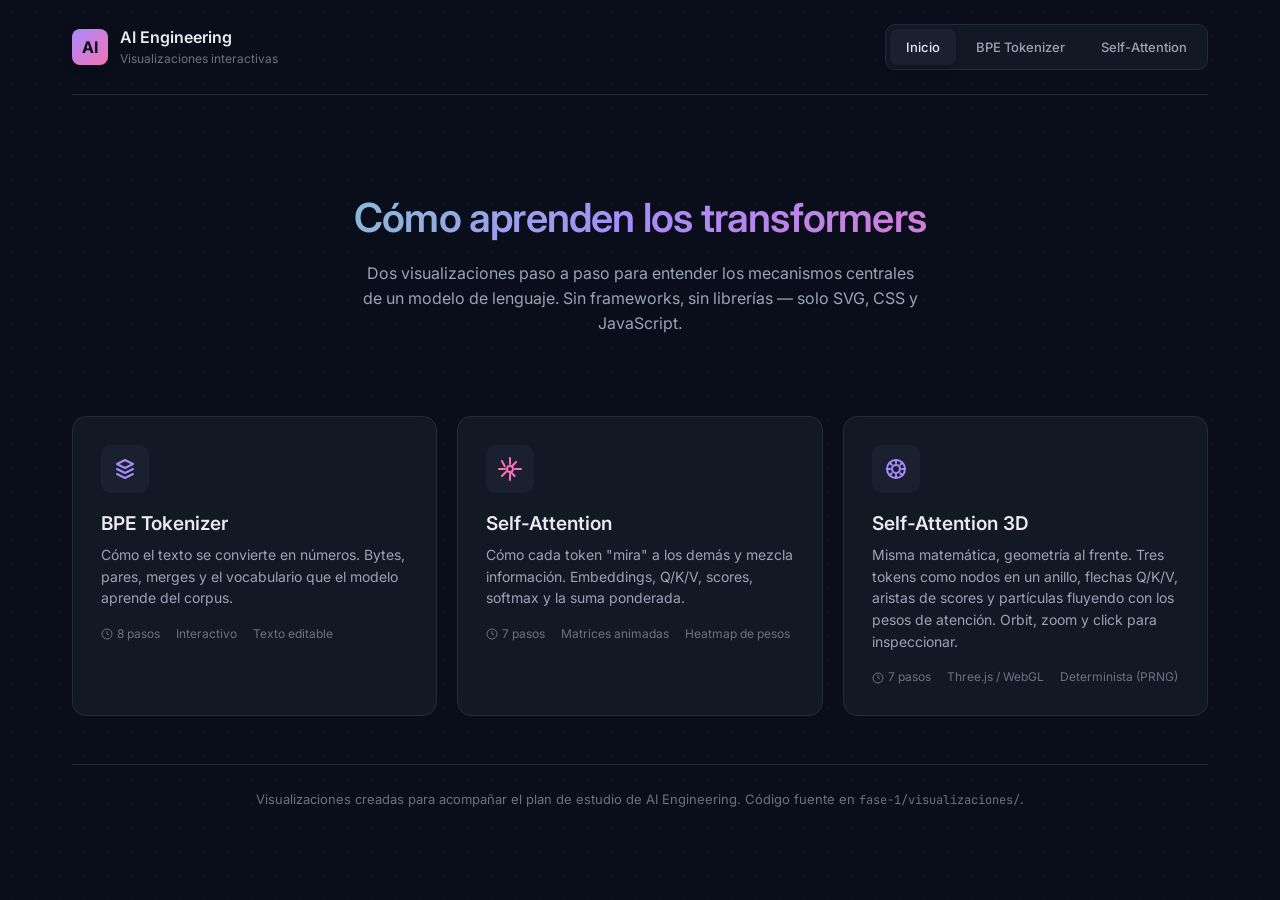
<file: proyectos/fase-1/visualizaciones/index.html>
<!DOCTYPE html>
<html lang="es">
<head>
  <meta charset="UTF-8" />
  <meta name="viewport" content="width=device-width, initial-scale=1.0" />
  <title>AI Engineering — Visualizaciones</title>
  <link rel="preconnect" href="https://fonts.googleapis.com">
  <link rel="preconnect" href="https://fonts.gstatic.com" crossorigin>
  <link href="https://fonts.googleapis.com/css2?family=Inter:wght@400;500;600;700&family=JetBrains+Mono:wght@400;500&display=swap" rel="stylesheet">
  <link rel="stylesheet" href="style.css" />
</head>
<body>
  <div class="app">
    <header class="topbar">
      <div class="brand">
        <div class="brand-mark">AI</div>
        <div>
          <div class="brand-title">AI Engineering</div>
          <div class="brand-subtitle">Visualizaciones interactivas</div>
        </div>
      </div>
      <nav class="tabs">
        <a class="tab active" href="index.html">Inicio</a>
        <a class="tab" href="tokenizer.html">BPE Tokenizer</a>
        <a class="tab" href="attention.html">Self-Attention</a>
      </nav>
    </header>

    <section class="hero">
      <h1>Cómo aprenden los transformers</h1>
      <p>
        Dos visualizaciones paso a paso para entender los mecanismos centrales
        de un modelo de lenguaje. Sin frameworks, sin librerías — solo SVG,
        CSS y JavaScript.
      </p>
    </section>

    <div class="concept-grid">
      <a class="concept-card" href="tokenizer.html" style="--card-glow: #6ee7b7, #34d399;">
        <div class="concept-card-icon">
          <svg width="24" height="24" viewBox="0 0 24 24" fill="none" stroke="currentColor" stroke-width="2" stroke-linecap="round" stroke-linejoin="round">
            <path d="M4 7l8-4 8 4-8 4-8-4z"/>
            <path d="M4 12l8 4 8-4"/>
            <path d="M4 17l8 4 8-4"/>
          </svg>
        </div>
        <div class="concept-card-title">BPE Tokenizer</div>
        <p class="concept-card-desc">
          Cómo el texto se convierte en números. Bytes, pares, merges y el
          vocabulario que el modelo aprende del corpus.
        </p>
        <div class="concept-card-meta">
          <span class="concept-card-meta-item">
            <svg width="12" height="12" viewBox="0 0 24 24" fill="none" stroke="currentColor" stroke-width="2"><circle cx="12" cy="12" r="10"/><path d="M12 6v6l4 2"/></svg>
            8 pasos
          </span>
          <span class="concept-card-meta-item">Interactivo</span>
          <span class="concept-card-meta-item">Texto editable</span>
        </div>
      </a>

      <a class="concept-card" href="attention.html" style="--card-glow: #a78bfa, #f472b6;">
        <div class="concept-card-icon" style="color: var(--c-k);">
          <svg width="24" height="24" viewBox="0 0 24 24" fill="none" stroke="currentColor" stroke-width="2" stroke-linecap="round" stroke-linejoin="round">
            <circle cx="12" cy="12" r="3"/>
            <path d="M12 1v6m0 10v6m11-11h-6m-10 0H1m17.07-7.07l-4.24 4.24m-5.66 5.66l-4.24 4.24m12.72 0l-4.24-4.24m-5.66-5.66L3.93 3.93"/>
          </svg>
        </div>
        <div class="concept-card-title">Self-Attention</div>
        <p class="concept-card-desc">
          Cómo cada token "mira" a los demás y mezcla información.
          Embeddings, Q/K/V, scores, softmax y la suma ponderada.
        </p>
        <div class="concept-card-meta">
          <span class="concept-card-meta-item">
            <svg width="12" height="12" viewBox="0 0 24 24" fill="none" stroke="currentColor" stroke-width="2"><circle cx="12" cy="12" r="10"/><path d="M12 6v6l4 2"/></svg>
            7 pasos
          </span>
          <span class="concept-card-meta-item">Matrices animadas</span>
          <span class="concept-card-meta-item">Heatmap de pesos</span>
        </div>
      </a>

      <a class="concept-card" href="attention-threejs/index.html" style="--card-glow: #a78bfa, #60a5fa;">
        <div class="concept-card-icon" style="color: var(--c-q);">
          <svg width="24" height="24" viewBox="0 0 24 24" fill="none" stroke="currentColor" stroke-width="2" stroke-linecap="round" stroke-linejoin="round">
            <circle cx="12" cy="12" r="9"/>
            <circle cx="12" cy="12" r="4"/>
            <path d="M12 3v3M12 18v3M3 12h3M18 12h3M5.6 5.6l2.1 2.1M16.3 16.3l2.1 2.1M5.6 18.4l2.1-2.1M16.3 7.7l2.1-2.1"/>
          </svg>
        </div>
        <div class="concept-card-title">Self-Attention 3D</div>
        <p class="concept-card-desc">
          Misma matemática, geometría al frente. Tres tokens como nodos en un
          anillo, flechas Q/K/V, aristas de scores y partículas fluyendo con
          los pesos de atención. Orbit, zoom y click para inspeccionar.
        </p>
        <div class="concept-card-meta">
          <span class="concept-card-meta-item">
            <svg width="12" height="12" viewBox="0 0 24 24" fill="none" stroke="currentColor" stroke-width="2"><circle cx="12" cy="12" r="10"/><path d="M12 6v6l4 2"/></svg>
            7 pasos
          </span>
          <span class="concept-card-meta-item">Three.js / WebGL</span>
          <span class="concept-card-meta-item">Determinista (PRNG)</span>
        </div>
      </a>
    </div>

    <footer class="footer">
      Visualizaciones creadas para acompañar el plan de estudio de AI Engineering.
      Código fuente en <code style="font-size: 12px;">fase-1/visualizaciones/</code>.
    </footer>
  </div>
</body>
</html>
</file>
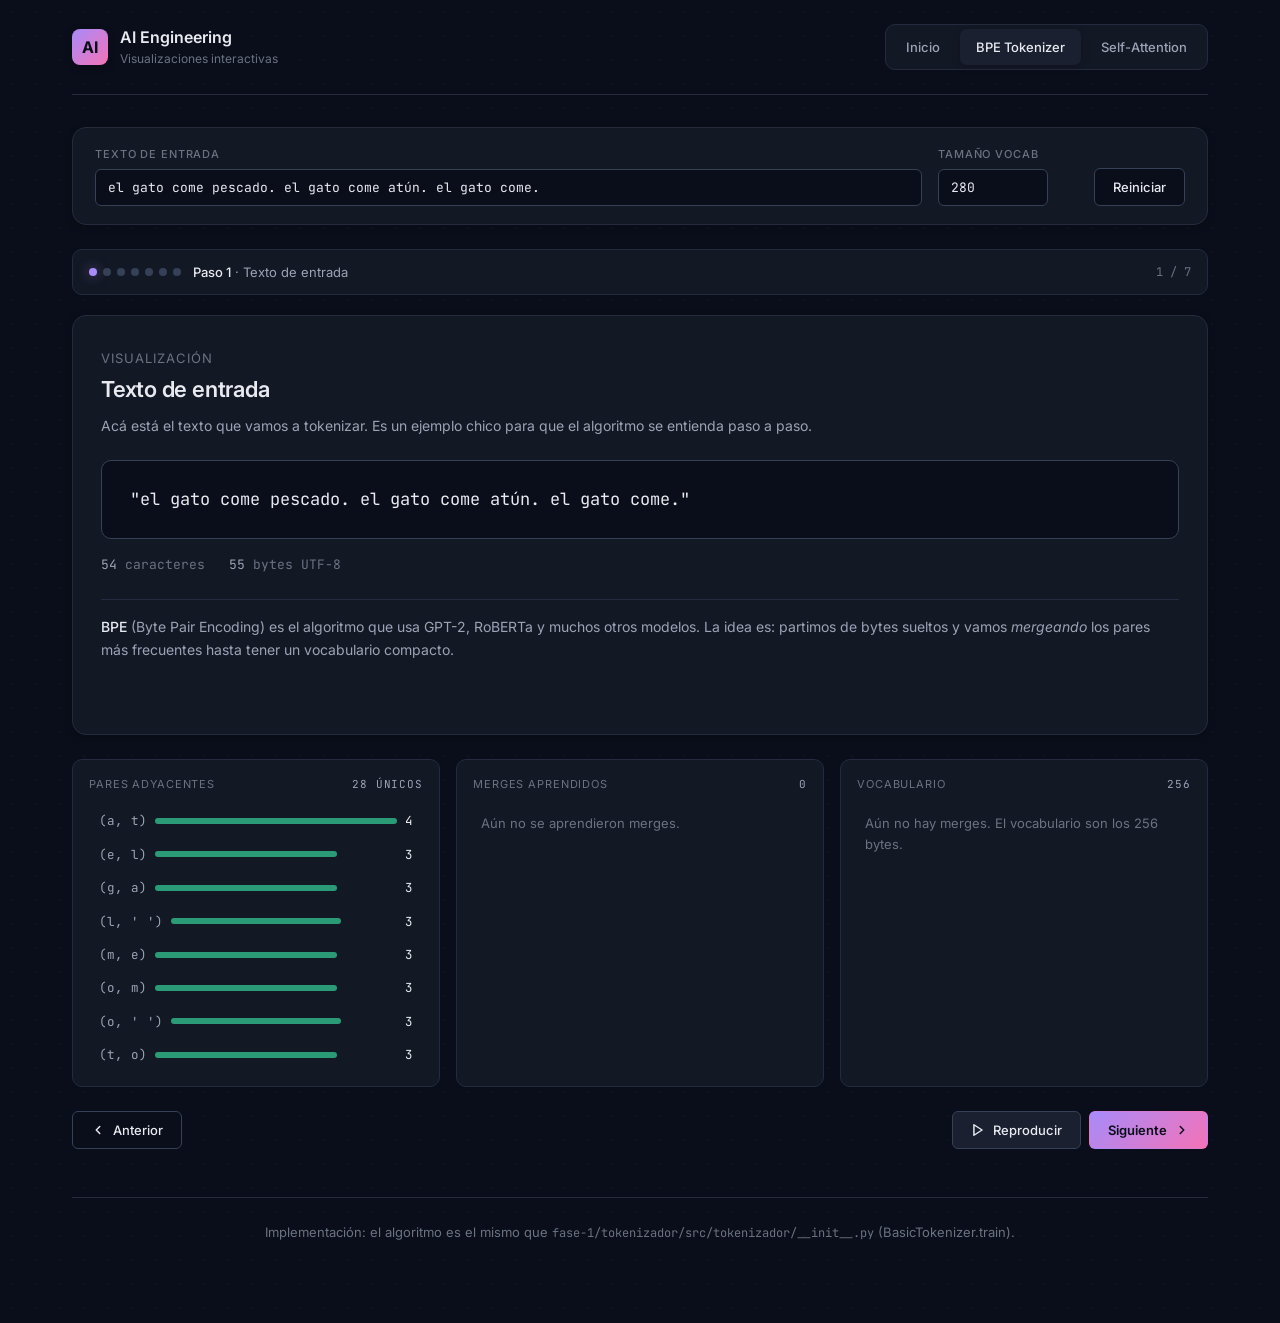
<file: fase-1/visualizaciones/tokenizer.html>
<!DOCTYPE html>
<html lang="es">
<head>
  <meta charset="UTF-8" />
  <meta name="viewport" content="width=device-width, initial-scale=1.0" />
  <title>BPE Tokenizer — AI Engineering</title>
  <link rel="preconnect" href="https://fonts.googleapis.com">
  <link rel="preconnect" href="https://fonts.gstatic.com" crossorigin>
  <link href="https://fonts.googleapis.com/css2?family=Inter:wght@400;500;600;700&family=JetBrains+Mono:wght@400;500&display=swap" rel="stylesheet">
  <link rel="stylesheet" href="style.css" />
</head>
<body>
  <div class="app">
    <header class="topbar">
      <div class="brand">
        <div class="brand-mark">AI</div>
        <div>
          <div class="brand-title">AI Engineering</div>
          <div class="brand-subtitle">Visualizaciones interactivas</div>
        </div>
      </div>
      <nav class="tabs">
        <a class="tab" href="index.html">Inicio</a>
        <a class="tab active" href="tokenizer.html">BPE Tokenizer</a>
        <a class="tab" href="attention.html">Self-Attention</a>
      </nav>
    </header>

    <section class="controls">
      <div class="control" style="flex: 2;">
        <label class="control-label" for="input-text">Texto de entrada</label>
        <input
          id="input-text"
          class="control-input"
          type="text"
          value="el gato come pescado. el gato come atún. el gato come."
          spellcheck="false"
        />
      </div>
      <div class="control" style="flex: 0 0 auto; min-width: 140px;">
        <label class="control-label" for="vocab-size">Tamaño vocab</label>
        <input
          id="vocab-size"
          class="control-input"
          type="number"
          min="257"
          max="320"
          step="1"
          value="280"
          style="width: 110px;"
        />
      </div>
      <button id="btn-reload" class="btn btn-ghost">Reiniciar</button>
    </section>

    <div class="stepper">
      <div class="step-dots" id="step-dots"></div>
      <div class="step-label" id="step-label"><strong>Paso 1</strong> · texto de entrada</div>
      <div class="step-counter" id="step-counter">1 / 7</div>
    </div>

    <section class="stage">
      <div class="stage-title">Visualización</div>
      <h2 class="stage-heading" id="stage-heading">Texto de entrada</h2>
      <p class="stage-description" id="stage-description">
        Acá está el texto que vamos a tokenizar. Es un ejemplo chiquito para
        que el algoritmo sea fácil de seguir.
      </p>

      <div class="stage-canvas" id="stage-canvas">
        <!-- SVG goes here -->
      </div>

      <div class="explanation" id="explanation">
        <div class="explanation-text" id="explanation-text"></div>
        <div class="shape-badge" id="shape-badge" style="display: none;">
          <span class="shape-badge-label">shape</span>
          <span id="shape-value"></span>
        </div>
      </div>
    </section>

    <div class="sidepanels" id="sidepanels">
      <div class="panel" id="panel-counts">
        <div class="panel-title">
          Pares adyacentes
          <span class="panel-count" id="counts-count">—</span>
        </div>
        <div class="data-list" id="counts-list"></div>
      </div>

      <div class="panel" id="panel-merges">
        <div class="panel-title">
          Merges aprendidos
          <span class="panel-count" id="merges-count">0</span>
        </div>
        <div class="data-list" id="merges-list"></div>
      </div>

      <div class="panel" id="panel-vocab">
        <div class="panel-title">
          Vocabulario
          <span class="panel-count" id="vocab-count">0</span>
        </div>
        <div class="vocab-grid" id="vocab-grid"></div>
      </div>
    </div>

    <div class="nav-row">
      <button id="btn-prev" class="btn btn-ghost" disabled>
        <svg width="14" height="14" viewBox="0 0 24 24" fill="none" stroke="currentColor" stroke-width="2.5" stroke-linecap="round" stroke-linejoin="round"><polyline points="15 18 9 12 15 6"/></svg>
        Anterior
      </button>
      <div class="nav-group">
        <button id="btn-auto" class="btn btn-secondary">
          <svg width="14" height="14" viewBox="0 0 24 24" fill="none" stroke="currentColor" stroke-width="2.5" stroke-linecap="round" stroke-linejoin="round"><polygon points="5 3 19 12 5 21 5 3"/></svg>
          Reproducir
        </button>
        <button id="btn-next" class="btn btn-primary">
          Siguiente
          <svg width="14" height="14" viewBox="0 0 24 24" fill="none" stroke="currentColor" stroke-width="2.5" stroke-linecap="round" stroke-linejoin="round"><polyline points="9 18 15 12 9 6"/></svg>
        </button>
      </div>
    </div>

    <footer class="footer">
      Implementación: el algoritmo es el mismo que
      <code style="font-size: 12px;">fase-1/tokenizador/src/tokenizador/__init__.py</code>
      (BasicTokenizer.train).
    </footer>
  </div>

  <script src="tokenizer.js"></script>
</body>
</html>
</file>
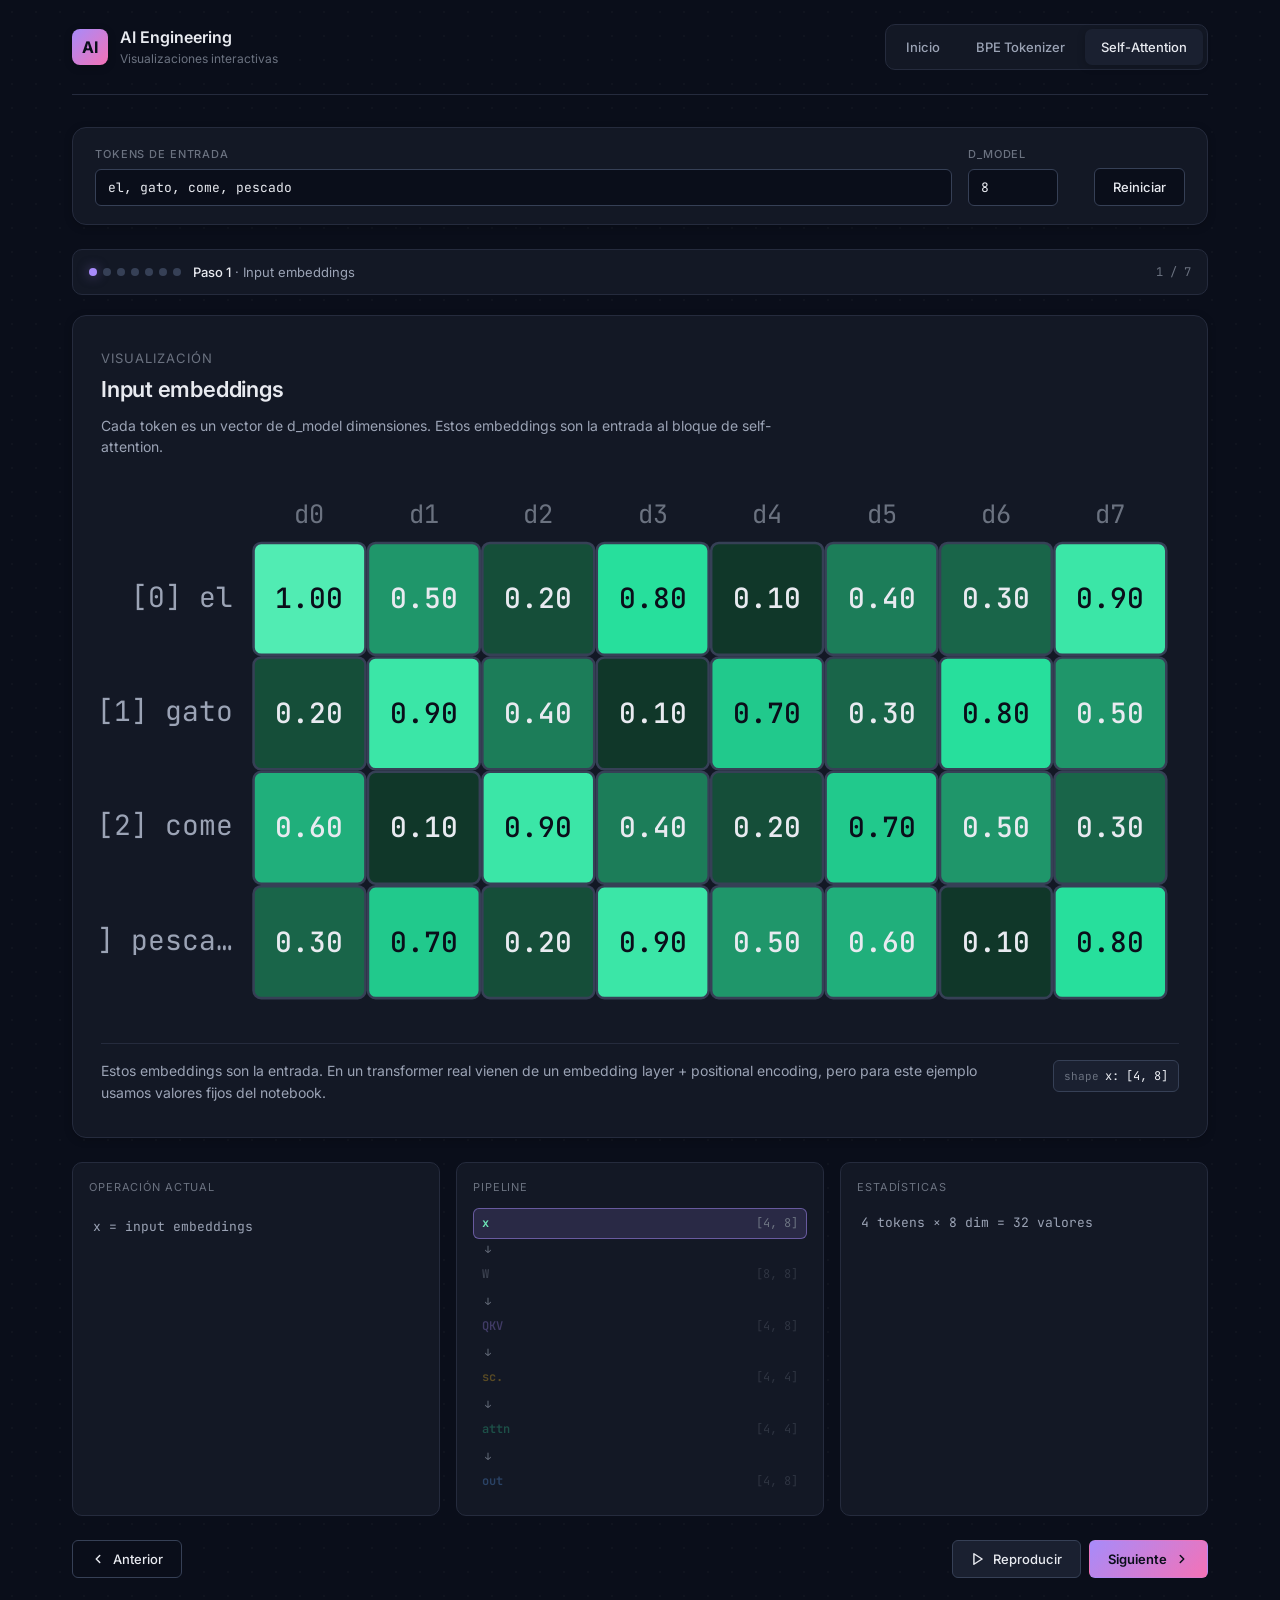
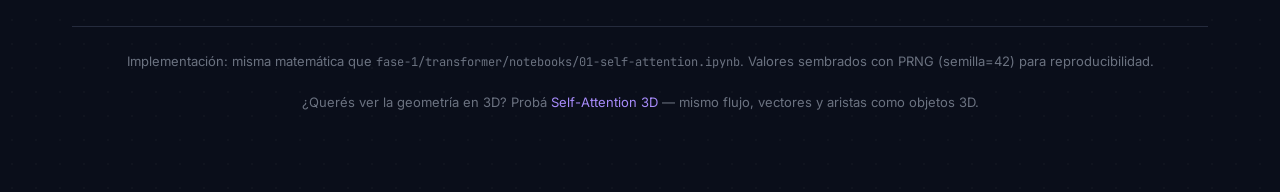
<file: proyectos/fase-1/visualizaciones/attention.html>
<!DOCTYPE html>
<html lang="es">
<head>
  <meta charset="UTF-8" />
  <meta name="viewport" content="width=device-width, initial-scale=1.0" />
  <title>Self-Attention — AI Engineering</title>
  <link rel="preconnect" href="https://fonts.googleapis.com">
  <link rel="preconnect" href="https://fonts.gstatic.com" crossorigin>
  <link href="https://fonts.googleapis.com/css2?family=Inter:wght@400;500;600;700&family=JetBrains+Mono:wght@400;500&display=swap" rel="stylesheet">
  <link rel="stylesheet" href="style.css" />
</head>
<body>
  <div class="app">
    <header class="topbar">
      <div class="brand">
        <div class="brand-mark">AI</div>
        <div>
          <div class="brand-title">AI Engineering</div>
          <div class="brand-subtitle">Visualizaciones interactivas</div>
        </div>
      </div>
      <nav class="tabs">
        <a class="tab" href="index.html">Inicio</a>
        <a class="tab" href="tokenizer.html">BPE Tokenizer</a>
        <a class="tab active" href="attention.html">Self-Attention</a>
      </nav>
    </header>

    <section class="controls">
      <div class="control" style="flex: 2;">
        <label class="control-label" for="input-tokens">Tokens de entrada</label>
        <input
          id="input-tokens"
          class="control-input"
          type="text"
          value="el, gato, come, pescado"
          spellcheck="false"
        />
      </div>
      <div class="control" style="flex: 0 0 auto; min-width: 110px;">
        <label class="control-label" for="d-model">d_model</label>
        <input
          id="d-model"
          class="control-input"
          type="number"
          min="4"
          max="8"
          step="1"
          value="8"
          style="width: 90px;"
        />
      </div>
      <button id="btn-reload" class="btn btn-ghost">Reiniciar</button>
    </section>

    <div class="stepper">
      <div class="step-dots" id="step-dots"></div>
      <div class="step-label" id="step-label"><strong>Paso 1</strong> · input embeddings</div>
      <div class="step-counter" id="step-counter">1 / 7</div>
    </div>

    <section class="stage">
      <div class="stage-title">Visualización</div>
      <h2 class="stage-heading" id="stage-heading">Input embeddings</h2>
      <p class="stage-description" id="stage-description">
        Cada token es un vector de d_model=8 dimensiones. Estos embeddings
        son la entrada a self-attention.
      </p>

      <div class="stage-canvas" id="stage-canvas">
        <!-- SVG goes here -->
      </div>

      <div class="explanation" id="explanation">
        <div class="explanation-text" id="explanation-text"></div>
        <div class="shape-badge" id="shape-badge" style="display: none;">
          <span class="shape-badge-label">shape</span>
          <span id="shape-value"></span>
        </div>
      </div>
    </section>

    <div class="sidepanels" id="sidepanels">
      <div class="panel">
        <div class="panel-title">
          Operación actual
        </div>
        <div id="op-formula" style="font-family: 'JetBrains Mono', monospace;
                                     font-size: 13px; color: var(--text-secondary);
                                     padding: 8px 4px; line-height: 1.7;"></div>
      </div>

      <div class="panel">
        <div class="panel-title">
          Pipeline
        </div>
        <div id="pipeline-viz" style="font-family: 'JetBrains Mono', monospace;
                                      font-size: 12px; color: var(--text-secondary);
                                      line-height: 1.8;"></div>
      </div>

      <div class="panel">
        <div class="panel-title">
          Estadísticas
        </div>
        <div id="stats-viz" style="font-family: 'JetBrains Mono', monospace;
                                   font-size: 13px; color: var(--text-secondary);
                                   padding: 4px;"></div>
      </div>
    </div>

    <div class="nav-row">
      <button id="btn-prev" class="btn btn-ghost" disabled>
        <svg width="14" height="14" viewBox="0 0 24 24" fill="none" stroke="currentColor" stroke-width="2.5" stroke-linecap="round" stroke-linejoin="round"><polyline points="15 18 9 12 15 6"/></svg>
        Anterior
      </button>
      <div class="nav-group">
        <button id="btn-auto" class="btn btn-secondary">
          <svg width="14" height="14" viewBox="0 0 24 24" fill="none" stroke="currentColor" stroke-width="2.5" stroke-linecap="round" stroke-linejoin="round"><polygon points="5 3 19 12 5 21 5 3"/></svg>
          Reproducir
        </button>
        <button id="btn-next" class="btn btn-primary">
          Siguiente
          <svg width="14" height="14" viewBox="0 0 24 24" fill="none" stroke="currentColor" stroke-width="2.5" stroke-linecap="round" stroke-linejoin="round"><polyline points="9 18 15 12 9 6"/></svg>
        </button>
      </div>
    </div>

    <footer class="footer">
      Implementación: misma matemática que
      <code style="font-size: 12px;">fase-1/transformer/notebooks/01-self-attention.ipynb</code>.
      Valores sembrados con PRNG (semilla=42) para reproducibilidad.
      <br><br>
      ¿Querés ver la geometría en 3D? Probá
      <a href="attention-threejs/index.html" style="color:#a78bfa;">Self-Attention 3D</a>
      — mismo flujo, vectores y aristas como objetos 3D.
    </footer>
  </div>

  <script src="attention.js"></script>
</body>
</html>
</file>
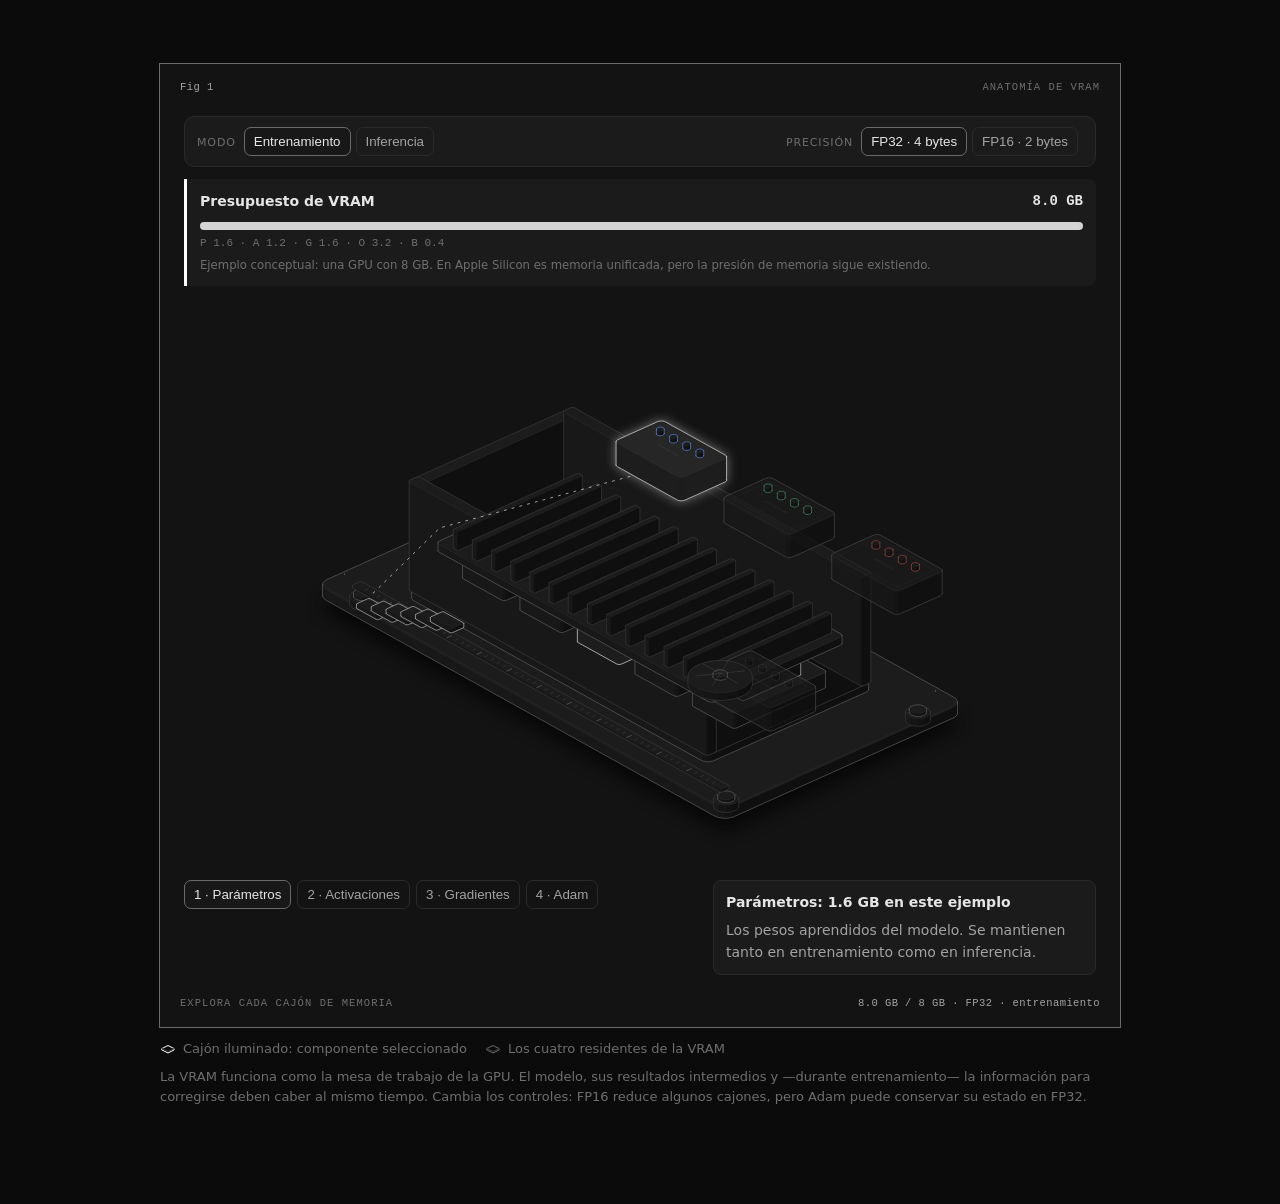
<file: proyectos/visuals/vram-anatomy/vram-anatomy.html>
<!doctype html><html lang="en"><head><meta charset="utf-8"><meta name="viewport" content="width=device-width, initial-scale=1"><title>VRAM anatomy</title><style>
.iso{
  --anatomy-page:#0b0b0b;--anatomy-card:#131313;--anatomy-text:#a3a3a3;--anatomy-strong:#e6e6e6;--anatomy-muted:#6e6e6e;
  --anatomy-paper:#131313;--anatomy-face:#1b1b1b;--anatomy-top:#1c1c1c;
  --anatomy-shade-0:#0f0f0f;--anatomy-shade-1:#121212;--anatomy-shade-2:#151515;--anatomy-shade-3:#181818;
  --anatomy-lit-top:#262626;--anatomy-lit-shade:#1d1d1d;
  --anatomy-hi:#d4d4d4;--anatomy-mid:#6a6a6a;--anatomy-lo:#3e3e3e;--anatomy-faint:#2a2a2a;--anatomy-lit:#ffffff;
  --anatomy-halo:#050505;--anatomy-halo-opacity:.9;--anatomy-dot:#e6e6e6;
  --anatomy-red:#ff6b6b;--anatomy-green:#6be0a0;--anatomy-blue:#6b9bff;
  --anatomy-weight:.6px;--anatomy-ease:cubic-bezier(.32,.72,0,1);
  --anatomy-mono:ui-monospace,"SF Mono",Menlo,Consolas,monospace;
  --anatomy-lift:inset 0 1px 0 0 #ffffff0a,inset 0 0 0 1px #ffffff06,0 0 0 1px #00000026,0 1px 1px -.5px #00000014,0 3px 3px -1.5px #00000014,0 6px 6px -3px #00000014,0 12px 12px -6px #00000014;
}
.iso[data-theme="light"]{
  --anatomy-page:#f2f2ef;--anatomy-card:#fbfbfa;--anatomy-text:#57575a;--anatomy-strong:#18181a;--anatomy-muted:#8c8c90;
  --anatomy-paper:#fbfbfa;--anatomy-face:#ffffff;--anatomy-top:#ffffff;
  --anatomy-shade-0:#dcdcd9;--anatomy-shade-1:#e5e5e2;--anatomy-shade-2:#ededea;--anatomy-shade-3:#f4f4f1;
  --anatomy-lit-top:#ffffff;--anatomy-lit-shade:#eeeeeb;
  --anatomy-hi:#26262a;--anatomy-mid:#8a8a8f;--anatomy-lo:#b4b4b8;--anatomy-faint:#d4d4d6;--anatomy-lit:#000000;
  --anatomy-halo:#8a8a80;--anatomy-halo-opacity:.32;--anatomy-dot:#3a3a3e;
  --anatomy-red:#e5484d;--anatomy-green:#30a46c;--anatomy-blue:#3e63dd;
  --anatomy-lift:inset 0 1px 0 0 #ffffff,0 0 0 1px #0000000f,0 1px 1px -.5px #0000000a,0 3px 3px -1.5px #0000000a,0 6px 6px -3px #0000000a,0 12px 12px -6px #0000000a;
}
.iso-svg{display:block;width:100%;height:auto;overflow:visible}
.iso-svg path,.iso-svg circle{vector-effect:non-scaling-stroke}
.iso-fill{fill:var(--anatomy-paper);stroke:none}
.iso-solid[data-lit]>.iso-fill{fill:var(--anatomy-face)}
.iso-shade,.iso-top{stroke:none}
.iso-shade[data-shade="0"]{fill:var(--anatomy-shade-0)}
.iso-shade[data-shade="1"]{fill:var(--anatomy-shade-1)}
.iso-shade[data-shade="2"]{fill:var(--anatomy-shade-2)}
.iso-shade[data-shade="3"]{fill:var(--anatomy-shade-3)}
.iso-top{fill:var(--anatomy-top)}
.iso-solid[data-lit]>.iso-top{fill:var(--anatomy-lit-top)}
.iso-solid[data-lit]>.iso-shade{fill:var(--anatomy-lit-shade)}
.iso-solid[data-seamless]>.iso-shade,.iso-solid[data-seamless]>.iso-top{stroke-width:.4;stroke-linejoin:round}
.iso-solid[data-seamless]>.iso-shade[data-shade="0"]{stroke:var(--anatomy-shade-0)}
.iso-solid[data-seamless]>.iso-shade[data-shade="1"]{stroke:var(--anatomy-shade-1)}
.iso-solid[data-seamless]>.iso-shade[data-shade="2"]{stroke:var(--anatomy-shade-2)}
.iso-solid[data-seamless]>.iso-shade[data-shade="3"]{stroke:var(--anatomy-shade-3)}
.iso-solid[data-seamless]>.iso-top{stroke:var(--anatomy-top)}
.iso-solid[data-seamless][data-lit]>.iso-top{stroke:var(--anatomy-lit-top)}
.iso-solid[data-seamless][data-lit]>.iso-shade{stroke:var(--anatomy-lit-shade)}
.iso-solid[data-lit]>.iso-edge{stroke:var(--anatomy-lit)}
.iso-halo{fill:var(--anatomy-halo);stroke:none;filter:blur(9px);opacity:var(--anatomy-halo-opacity);transform:translateY(3px)}
.iso-line{fill:none;stroke:var(--anatomy-lo);stroke-width:var(--anatomy-weight);stroke-linecap:round;stroke-linejoin:round}
.iso-line[data-tone="hi"]{stroke:var(--anatomy-hi)}
.iso-line[data-tone="mid"]{stroke:var(--anatomy-mid)}
.iso-line[data-tone="lo"]{stroke:var(--anatomy-lo)}
.iso-line[data-tone="faint"]{stroke:var(--anatomy-faint)}
.iso-line[data-tone="lit"]{stroke:var(--anatomy-lit)}
.iso-line[data-tone="red"]{stroke:var(--anatomy-red)}
.iso-line[data-tone="green"]{stroke:var(--anatomy-green)}
.iso-line[data-tone="blue"]{stroke:var(--anatomy-blue)}
.iso-line[data-dotted]{stroke-dasharray:.01 3.5;stroke-width:1}
.iso-line[data-dashed]{stroke-dasharray:3 3}
.iso-line[data-flow]{stroke-dasharray:2 6}
.iso-wire-end{fill:var(--anatomy-paper);stroke:var(--anatomy-lo);stroke-width:var(--anatomy-weight)}
.iso-wire[data-tone="hi"] .iso-wire-end{stroke:var(--anatomy-hi)}
.iso-wire[data-tone="mid"] .iso-wire-end{stroke:var(--anatomy-mid)}
.iso-wire[data-tone="faint"] .iso-wire-end{stroke:var(--anatomy-faint)}
.iso-wire[data-tone="lit"] .iso-wire-end{stroke:var(--anatomy-lit)}
.iso-dots circle{fill:var(--anatomy-dot);stroke:none;opacity:.32}
.iso-dots[data-tone="hi"] circle{opacity:.85}
.iso-dots[data-tone="mid"] circle{opacity:.45}
.iso-dots[data-tone="lo"] circle{opacity:.22}
.iso-dots[data-tone="faint"] circle{opacity:.12}
.iso-face-text{fill:var(--anatomy-mid);font-family:var(--anatomy-mono);letter-spacing:.04em}
.iso-face-text[data-tone="hi"]{fill:var(--anatomy-hi)}
.iso-face-text[data-tone="lo"]{fill:var(--anatomy-lo)}
.iso-face-text[data-tone="faint"]{fill:var(--anatomy-faint)}
.tb-body{fill:var(--anatomy-shade-2);stroke:none}
.tb-shine{fill:var(--anatomy-top);stroke:none}
.tb-shade{fill:var(--anatomy-shade-0);stroke:none}
.tb-ring{fill:none;stroke:var(--anatomy-lo);stroke-width:.45;stroke-linecap:butt;stroke-linejoin:round}
.tb-ring[data-tone="mid"]{stroke:var(--anatomy-mid)}
.tb-ring[data-tone="faint"]{stroke:var(--anatomy-faint)}
.tb-ring[data-tone="hi"]{stroke:var(--anatomy-hi)}
@keyframes iso-flow{to{stroke-dashoffset:-32}}
@keyframes iso-pulse{0%,100%{opacity:.18}12%{opacity:1}40%{opacity:.18}}
.iso-line[data-flow]{animation:iso-flow 1600ms linear infinite}
.iso-dots circle[data-pulse]{animation:iso-pulse 1600ms steps(1,end) infinite;animation-delay:var(--pulse-at,0ms)}
.iso-figure{margin:32px 0 36px}
.iso-plate{position:relative;padding:52px 24px;border-radius:0;background:var(--anatomy-card);box-shadow:0 0 0 1px var(--anatomy-mid);--anatomy-paper:var(--anatomy-card)}
.iso-plate-corners{position:absolute;inset:18px 20px;pointer-events:none}
.iso-plate-corner{position:absolute;color:var(--anatomy-muted);font-family:var(--anatomy-mono);font-size:10.5px;line-height:1;letter-spacing:.04em;white-space:nowrap}
.iso-plate-corner[data-corner="fig"]{top:0;left:0;color:var(--anatomy-text)}
.iso-plate-corner[data-corner="title"]{top:0;right:0;text-transform:uppercase;letter-spacing:.1em}
.iso-plate-corner[data-corner="hint"]{bottom:0;left:0;text-transform:uppercase;letter-spacing:.1em}
.iso-plate-corner[data-corner="readout"]{right:0;bottom:0;color:var(--anatomy-text);font-variant-numeric:tabular-nums}
.iso-plate .iso-svg{margin:0 auto}
.iso-legend{display:grid;gap:8px;margin-top:12px;color:var(--anatomy-muted);font-size:13px;line-height:1.55}
.iso-keys{display:flex;flex-wrap:wrap;gap:6px 18px}
.iso-key{display:inline-flex;align-items:center;gap:7px}
.iso-swatch{width:16px;height:10px;flex:none;overflow:visible}
.iso-swatch path{fill:none;stroke:var(--anatomy-hi);stroke-width:1;vector-effect:non-scaling-stroke;stroke-linejoin:round;stroke-linecap:round}
.iso-swatch[data-mark="raised"] path,.iso-swatch[data-mark="flat"] path{stroke:var(--anatomy-mid)}
.iso-swatch[data-mark="lit"] path{stroke:var(--anatomy-lit)}
.iso-swatch[data-mark="dim"] path{stroke:var(--anatomy-lo)}
.iso-swatch[data-mark="dotted"] path{stroke-dasharray:.01 3;stroke-width:1.4}
.iso-swatch[data-mark="dashed"] path{stroke-dasharray:3 2.5}
.iso-swatch[data-mark="red"] path{stroke:var(--anatomy-red)}
.iso-swatch[data-mark="green"] path{stroke:var(--anatomy-green)}
.iso-swatch[data-mark="blue"] path{stroke:var(--anatomy-blue)}
.iso-swatch-crease{stroke:var(--anatomy-lo)!important}
@media (max-width:560px){.iso-plate{padding:48px 12px 70px}.iso-plate-corner[data-corner="hint"]{bottom:18px}}
@media (prefers-reduced-motion:reduce){.iso-line[data-flow],.iso-dots circle[data-pulse]{animation:none}}

*{box-sizing:border-box}
html{color-scheme:dark}
body[data-theme="light"]{color-scheme:light}
body{margin:0;background:var(--anatomy-page);color:var(--anatomy-text);font:14px/1.6 ui-sans-serif,system-ui,-apple-system,"Segoe UI",sans-serif;-webkit-font-smoothing:antialiased}
.iso-page{width:min(960px,100% - 32px);margin:64px auto 96px}
</style></head><body class="iso" data-theme="dark"><main class="iso-page"><style>
.lesson-controls{display:flex;justify-content:space-between;gap:12px;flex-wrap:wrap;margin:0 0 12px;padding:10px 12px;background:var(--anatomy-face);border:1px solid var(--anatomy-faint);border-radius:10px}.control-label{color:var(--anatomy-muted);font-size:11px;text-transform:uppercase;letter-spacing:.08em;margin-right:8px}.lesson-controls button,.module-tabs button{background:transparent;color:var(--anatomy-text);border:1px solid var(--anatomy-faint);border-radius:7px;padding:6px 9px;margin-right:5px;cursor:pointer}.lesson-controls button[aria-pressed=true],.module-tabs button[aria-pressed=true]{color:var(--anatomy-strong);border-color:var(--anatomy-mid);background:var(--anatomy-shade-3)}.memory-meter{margin:0 0 12px;padding:11px 13px;border-left:3px solid var(--anatomy-lit);background:var(--anatomy-face);border-radius:0 8px 8px 0}.meter-top{display:flex;justify-content:space-between;gap:12px}.memory-meter strong{color:var(--anatomy-strong)}.memory-meter b{font-family:var(--anatomy-mono);color:var(--anatomy-strong)}.meter{height:8px;margin:10px 0 7px;background:var(--anatomy-shade-0);border-radius:99px;overflow:hidden}.meter span{display:block;width:var(--fill);height:100%;background:var(--anatomy-hi);transition:width .45s var(--anatomy-ease)}.memory-meter code{display:block;color:var(--anatomy-muted);font:11px var(--anatomy-mono)}.memory-meter small{display:block;color:var(--anatomy-muted);margin-top:7px}.module-guide{display:grid;grid-template-columns:1.35fr 1fr;gap:12px;margin-top:14px}.module-tabs{display:flex;flex-wrap:wrap;align-content:start;gap:6px}.module-tabs button{margin:0}.module-copy{padding:10px 12px;background:var(--anatomy-face);border-radius:8px;border:1px solid var(--anatomy-faint)}.module-copy strong{color:var(--anatomy-strong)}.module-copy p{margin:6px 0 0;color:var(--anatomy-text)}@media(max-width:560px){.module-guide{grid-template-columns:1fr}.lesson-controls{display:block}.lesson-controls>div+div{margin-top:8px}}</style><figure class="iso-figure"><div class="iso-plate"><div class="iso-plate-corners" aria-hidden="true"><span class="iso-plate-corner" data-corner="fig">Fig 1</span><span class="iso-plate-corner" data-corner="title">Anatomía de VRAM</span><span class="iso-plate-corner" data-corner="hint">Explora cada cajón de memoria</span><span class="iso-plate-corner" data-corner="readout" data-readout>8.0 GB / 8 GB · FP32 · entrenamiento</span></div><section class="lesson-controls" aria-label="Controles de la explicación"><div><span class="control-label">Modo</span><button data-mode="train" aria-pressed="true">Entrenamiento</button><button data-mode="infer">Inferencia</button></div><div><span class="control-label">Precisión</span><button data-precision="fp32" aria-pressed="true">FP32 · 4 bytes</button><button data-precision="fp16">FP16 · 2 bytes</button></div></section><aside class="memory-meter" data-memory><div class="meter-top"><strong>Presupuesto de VRAM</strong><b data-total>8.0 GB</b></div><div class="meter"><span></span></div><code data-breakdown>P 1.6 · A 1.2 · G 1.6 · O 3.2 · B 0.4</code><small>Ejemplo conceptual: una GPU con 8 GB. En Apple Silicon es memoria unificada, pero la presión de memoria sigue existiendo.</small></aside><div class="iso-stage"><svg xmlns="http://www.w3.org/2000/svg" class="iso-svg" viewBox="0 0 900 560" role="img" aria-label="An isometric VRAM warehouse showing model parameters, activations, gradients, optimizer state, input batches, memory chips, heat spreader and data transfer between CPU RAM and a GPU memory bank."><path class="iso-halo" d="M136.7 301L137.1 299.6L138.1 298.3L139.5 297.1L141.4 296.1L356.7 199.2L358.9 198.3L361.4 197.7L364.1 197.4L366.9 197.3L369.6 197.6L372.2 198L374.6 198.7L376.7 199.7L759.7 412.4L761.3 413.5L762.5 414.7L763.1 416.1L763.3 417.5L762.9 418.8L761.9 420.1L760.5 421.3L758.6 422.3L543.3 519.3L541.1 520.1L538.6 520.7L535.9 521L533.1 521.1L530.4 520.9L527.8 520.4L525.4 519.7L523.3 518.7L140.3 306.1L138.7 304.9L137.5 303.7L136.9 302.3Z"/><g class="iso-solid"><path class="iso-fill" d="M136.7 282.6L137.1 281.2L138.1 279.9L139.5 278.7L141.4 277.7L356.7 180.8L358.9 180L361.4 179.4L364.1 179L366.9 179L369.6 179.2L372.2 179.7L374.6 180.4L376.7 181.3L759.7 394L761.3 395.1L762.5 396.4L763.1 397.7L763.3 399.1L763.3 409.8L762.9 411.2L761.9 412.5L760.5 413.7L758.6 414.7L543.3 511.6L541.1 512.4L538.6 513L535.9 513.4L533.1 513.4L530.4 513.2L527.8 512.7L525.4 512L523.3 511.1L140.3 298.4L138.7 297.3L137.5 296L136.9 294.7L136.7 293.3Z"/><path class="iso-shade" data-shade="0" d="M763.3 409.8L762.9 411.2L762.9 400.5L763.3 399.1ZM762.9 411.2L761.9 412.5L761.9 401.8L762.9 400.5ZM761.9 412.5L760.5 413.7L760.5 403L761.9 401.8ZM760.5 413.7L758.6 414.7L758.6 404L760.5 403ZM758.6 414.7L543.3 511.6L543.3 500.9L758.6 404ZM543.3 511.6L541.1 512.4L541.1 501.7L543.3 500.9Z"/><path class="iso-shade" data-shade="1" d="M541.1 512.4L538.6 513L538.6 502.3L541.1 501.7ZM538.6 513L535.9 513.4L535.9 502.7L538.6 502.3ZM535.9 513.4L533.1 513.4L533.1 502.7L535.9 502.7Z"/><path class="iso-shade" data-shade="2" d="M533.1 513.4L530.4 513.2L530.4 502.5L533.1 502.7ZM530.4 513.2L527.8 512.7L527.8 502L530.4 502.5Z"/><path class="iso-shade" data-shade="3" d="M527.8 512.7L525.4 512L525.4 501.3L527.8 502ZM525.4 512L523.3 511.1L523.3 500.4L525.4 501.3ZM523.3 511.1L140.3 298.4L140.3 287.7L523.3 500.4ZM140.3 298.4L138.7 297.3L138.7 286.6L140.3 287.7ZM138.7 297.3L137.5 296L137.5 285.3L138.7 286.6ZM137.5 296L136.9 294.7L136.9 284L137.5 285.3ZM136.9 294.7L136.7 293.3L136.7 282.6L136.9 284Z"/><path class="iso-top" d="M759.7 394L761.3 395.1L762.5 396.4L763.1 397.7L763.3 399.1L762.9 400.5L761.9 401.8L760.5 403L758.6 404L543.3 500.9L541.1 501.7L538.6 502.3L535.9 502.7L533.1 502.7L530.4 502.5L527.8 502L525.4 501.3L523.3 500.4L140.3 287.7L138.7 286.6L137.5 285.3L136.9 284L136.7 282.6L137.1 281.2L138.1 279.9L139.5 278.7L141.4 277.7L356.7 180.8L358.9 180L361.4 179.4L364.1 179L366.9 179L369.6 179.2L372.2 179.7L374.6 180.4L376.7 181.3Z"/><path class="iso-line iso-crease" data-tone="faint" d="M763.3 399.1L762.9 400.5L761.9 401.8L760.5 403L758.6 404L543.3 500.9L541.1 501.7L538.6 502.3L535.9 502.7L533.1 502.7L530.4 502.5L527.8 502L525.4 501.3L523.3 500.4L140.3 287.7L138.7 286.6L137.5 285.3L136.9 284L136.7 282.6"/><path class="iso-line iso-bevel" data-tone="faint" d="M763.3 399.1L760.6 400.2L759.8 401.3L758.6 402.3L757 403.2L541.9 500L539.9 500.7L537.8 501.2L535.5 501.5L533.2 501.6L530.9 501.4L528.8 501L526.8 500.4L525 499.6L142.1 287L140.7 286L139.7 285L139.1 283.8L136.7 282.6"/><path class="iso-line iso-edge" data-tone="mid" d="M136.7 282.6L137.1 281.2L138.1 279.9L139.5 278.7L141.4 277.7L356.7 180.8L358.9 180L361.4 179.4L364.1 179L366.9 179L369.6 179.2L372.2 179.7L374.6 180.4L376.7 181.3L759.7 394L761.3 395.1L762.5 396.4L763.1 397.7L763.3 399.1M763.3 409.8L762.9 411.2L761.9 412.5L760.5 413.7L758.6 414.7L543.3 511.6L541.1 512.4L538.6 513L535.9 513.4L533.1 513.4L530.4 513.2L527.8 512.7L525.4 512L523.3 511.1L140.3 298.4L138.7 297.3L137.5 296L136.9 294.7L136.7 293.3M763.3 399.1L763.3 409.8M136.7 282.6L136.7 293.3"/></g><g class="iso-solid"><path class="iso-fill" d="M352.5 209.6L352.6 208.2L353.4 206.9L354.7 205.7L356.6 204.6L358.8 203.8L361.4 203.3L364.1 203.1L366.9 203.1L369.5 203.5L372 204.2L374 205.1L375.6 206.2L376.7 207.5L377.2 208.9L377.2 216.5L377 217.9L376.3 219.2L375 220.4L373.1 221.5L370.9 222.3L368.3 222.8L365.6 223L362.8 223L360.2 222.6L357.7 221.9L355.7 221L354 219.9L353 218.6L352.5 217.2Z"/><path class="iso-shade" data-shade="0" d="M373.1 221.5L370.9 222.3L370.9 214.6L373.1 213.8ZM377.2 216.5L377 217.9L377 210.2L377.2 208.9ZM377 217.9L376.3 219.2L376.3 211.6L377 210.2ZM376.3 219.2L375 220.4L375 212.8L376.3 211.6ZM375 220.4L373.1 221.5L373.1 213.8L375 212.8Z"/><path class="iso-shade" data-shade="1" d="M370.9 222.3L368.3 222.8L368.3 215.2L370.9 214.6ZM368.3 222.8L365.6 223L365.6 215.4L368.3 215.2Z"/><path class="iso-shade" data-shade="2" d="M365.6 223L362.8 223L362.8 215.3L365.6 215.4ZM362.8 223L360.2 222.6L360.2 214.9L362.8 215.3ZM360.2 222.6L357.7 221.9L357.7 214.3L360.2 214.9Z"/><path class="iso-shade" data-shade="3" d="M357.7 221.9L355.7 221L355.7 213.4L357.7 214.3ZM355.7 221L354 219.9L354 212.2L355.7 213.4ZM354 219.9L353 218.6L353 211L354 212.2ZM353 218.6L352.5 217.2L352.5 209.6L353 211Z"/><path class="iso-top" d="M373.1 213.8L370.9 214.6L368.3 215.2L365.6 215.4L362.8 215.3L360.2 214.9L357.7 214.3L355.7 213.4L354 212.2L353 211L352.5 209.6L352.6 208.2L353.4 206.9L354.7 205.7L356.6 204.6L358.8 203.8L361.4 203.3L364.1 203.1L366.9 203.1L369.5 203.5L372 204.2L374 205.1L375.6 206.2L376.7 207.5L377.2 208.9L377 210.2L376.3 211.6L375 212.8Z"/><path class="iso-line iso-crease" data-tone="faint" d="M377.2 208.9L377 210.2L376.3 211.6L375 212.8L373.1 213.8L370.9 214.6L368.3 215.2L365.6 215.4L362.8 215.3L360.2 214.9L357.7 214.3L355.7 213.4L354 212.2L353 211L352.5 209.6"/><path class="iso-line iso-edge" data-tone="lo" d="M352.5 209.6L352.6 208.2L353.4 206.9L354.7 205.7L356.6 204.6L358.8 203.8L361.4 203.3L364.1 203.1L366.9 203.1L369.5 203.5L372 204.2L374 205.1L375.6 206.2L376.7 207.5L377.2 208.9M377.2 216.5L377 217.9L376.3 219.2L375 220.4L373.1 221.5L370.9 222.3L368.3 222.8L365.6 223L362.8 223L360.2 222.6L357.7 221.9L355.7 221L354 219.9L353 218.6L352.5 217.2M352.5 209.6L352.5 217.2M377.2 208.9L377.2 216.5"/></g><g class="iso-solid"><path class="iso-fill" d="M356.4 206.4L356.5 205.5L357 204.6L357.9 203.7L359.2 203L360.7 202.5L362.5 202.1L364.3 201.9L366.2 202L368.1 202.2L369.7 202.7L371.1 203.3L372.3 204.1L373 205L373.3 205.9L373.3 209L373.2 209.9L372.7 210.8L371.8 211.7L370.5 212.4L369 212.9L367.2 213.3L365.4 213.5L363.5 213.4L361.6 213.2L360 212.7L358.5 212.1L357.4 211.3L356.7 210.4L356.4 209.5Z"/><path class="iso-shade" data-shade="0" d="M370.5 212.4L369 212.9L369 209.9L370.5 209.3ZM373.3 209L373.2 209.9L373.2 206.9L373.3 205.9ZM373.2 209.9L372.7 210.8L372.7 207.8L373.2 206.9ZM372.7 210.8L371.8 211.7L371.8 208.6L372.7 207.8ZM371.8 211.7L370.5 212.4L370.5 209.3L371.8 208.6Z"/><path class="iso-shade" data-shade="1" d="M369 212.9L367.2 213.3L367.2 210.2L369 209.9ZM367.2 213.3L365.4 213.5L365.4 210.4L367.2 210.2Z"/><path class="iso-shade" data-shade="2" d="M365.4 213.5L363.5 213.4L363.5 210.4L365.4 210.4ZM363.5 213.4L361.6 213.2L361.6 210.1L363.5 210.4ZM361.6 213.2L360 212.7L360 209.6L361.6 210.1Z"/><path class="iso-shade" data-shade="3" d="M360 212.7L358.5 212.1L358.5 209L360 209.6ZM358.5 212.1L357.4 211.3L357.4 208.2L358.5 209ZM357.4 211.3L356.7 210.4L356.7 207.4L357.4 208.2ZM356.7 210.4L356.4 209.5L356.4 206.4L356.7 207.4Z"/><path class="iso-top" d="M370.5 209.3L369 209.9L367.2 210.2L365.4 210.4L363.5 210.4L361.6 210.1L360 209.6L358.5 209L357.4 208.2L356.7 207.4L356.4 206.4L356.5 205.5L357 204.6L357.9 203.7L359.2 203L360.7 202.5L362.5 202.1L364.3 201.9L366.2 202L368.1 202.2L369.7 202.7L371.1 203.3L372.3 204.1L373 205L373.3 205.9L373.2 206.9L372.7 207.8L371.8 208.6Z"/><path class="iso-line iso-crease" data-tone="faint" d="M373.3 205.9L373.2 206.9L372.7 207.8L371.8 208.6L370.5 209.3L369 209.9L367.2 210.2L365.4 210.4L363.5 210.4L361.6 210.1L360 209.6L358.5 209L357.4 208.2L356.7 207.4L356.4 206.4"/><path class="iso-line iso-edge" data-tone="mid" d="M356.4 206.4L356.5 205.5L357 204.6L357.9 203.7L359.2 203L360.7 202.5L362.5 202.1L364.3 201.9L366.2 202L368.1 202.2L369.7 202.7L371.1 203.3L372.3 204.1L373 205L373.3 205.9M373.3 209L373.2 209.9L372.7 210.8L371.8 211.7L370.5 212.4L369 212.9L367.2 213.3L365.4 213.5L363.5 213.4L361.6 213.2L360 212.7L358.5 212.1L357.4 211.3L356.7 210.4L356.4 209.5M356.4 206.4L356.4 209.5M373.3 205.9L373.3 209"/></g><g class="iso-solid"><path class="iso-fill" d="M163.4 294.7L163.6 293.3L164.3 292L165.7 290.8L167.5 289.7L169.8 288.9L172.3 288.4L175.1 288.2L177.8 288.2L180.5 288.6L182.9 289.3L185 290.2L186.6 291.3L187.7 292.6L188.1 294L188.1 301.6L188 303L187.2 304.3L185.9 305.5L184.1 306.6L181.8 307.4L179.3 307.9L176.5 308.2L173.8 308.1L171.1 307.7L168.7 307L166.6 306.1L165 305L163.9 303.7L163.4 302.4Z"/><path class="iso-shade" data-shade="0" d="M184.1 306.6L181.8 307.4L181.8 299.7L184.1 298.9ZM188.1 301.6L188 303L188 295.4L188.1 294ZM188 303L187.2 304.3L187.2 296.7L188 295.4ZM187.2 304.3L185.9 305.5L185.9 297.9L187.2 296.7ZM185.9 305.5L184.1 306.6L184.1 298.9L185.9 297.9Z"/><path class="iso-shade" data-shade="1" d="M181.8 307.4L179.3 307.9L179.3 300.3L181.8 299.7ZM179.3 307.9L176.5 308.2L176.5 300.5L179.3 300.3Z"/><path class="iso-shade" data-shade="2" d="M176.5 308.2L173.8 308.1L173.8 300.4L176.5 300.5ZM173.8 308.1L171.1 307.7L171.1 300.1L173.8 300.4ZM171.1 307.7L168.7 307L168.7 299.4L171.1 300.1Z"/><path class="iso-shade" data-shade="3" d="M168.7 307L166.6 306.1L166.6 298.5L168.7 299.4ZM166.6 306.1L165 305L165 297.4L166.6 298.5ZM165 305L163.9 303.7L163.9 296.1L165 297.4ZM163.9 303.7L163.4 302.4L163.4 294.7L163.9 296.1Z"/><path class="iso-top" d="M184.1 298.9L181.8 299.7L179.3 300.3L176.5 300.5L173.8 300.4L171.1 300.1L168.7 299.4L166.6 298.5L165 297.4L163.9 296.1L163.4 294.7L163.6 293.3L164.3 292L165.7 290.8L167.5 289.7L169.8 288.9L172.3 288.4L175.1 288.2L177.8 288.2L180.5 288.6L182.9 289.3L185 290.2L186.6 291.3L187.7 292.6L188.1 294L188 295.4L187.2 296.7L185.9 297.9Z"/><path class="iso-line iso-crease" data-tone="faint" d="M188.1 294L188 295.4L187.2 296.7L185.9 297.9L184.1 298.9L181.8 299.7L179.3 300.3L176.5 300.5L173.8 300.4L171.1 300.1L168.7 299.4L166.6 298.5L165 297.4L163.9 296.1L163.4 294.7"/><path class="iso-line iso-edge" data-tone="lo" d="M163.4 294.7L163.6 293.3L164.3 292L165.7 290.8L167.5 289.7L169.8 288.9L172.3 288.4L175.1 288.2L177.8 288.2L180.5 288.6L182.9 289.3L185 290.2L186.6 291.3L187.7 292.6L188.1 294M188.1 301.6L188 303L187.2 304.3L185.9 305.5L184.1 306.6L181.8 307.4L179.3 307.9L176.5 308.2L173.8 308.1L171.1 307.7L168.7 307L166.6 306.1L165 305L163.9 303.7L163.4 302.4M163.4 294.7L163.4 302.4M188.1 294L188.1 301.6"/></g><g class="iso-solid"><path class="iso-fill" d="M167.3 291.5L167.4 290.6L167.9 289.7L168.9 288.8L170.1 288.1L171.7 287.6L173.4 287.2L175.3 287L177.2 287.1L179 287.4L180.7 287.8L182.1 288.4L183.2 289.2L183.9 290.1L184.3 291L184.3 294.1L184.2 295L183.6 295.9L182.7 296.8L181.5 297.5L179.9 298L178.2 298.4L176.3 298.6L174.4 298.5L172.6 298.3L170.9 297.8L169.5 297.2L168.4 296.4L167.7 295.5L167.3 294.6Z"/><path class="iso-shade" data-shade="0" d="M181.5 297.5L179.9 298L179.9 295L181.5 294.4ZM184.3 294.1L184.2 295L184.2 292L184.3 291ZM184.2 295L183.6 295.9L183.6 292.9L184.2 292ZM183.6 295.9L182.7 296.8L182.7 293.7L183.6 292.9ZM182.7 296.8L181.5 297.5L181.5 294.4L182.7 293.7Z"/><path class="iso-shade" data-shade="1" d="M179.9 298L178.2 298.4L178.2 295.3L179.9 295ZM178.2 298.4L176.3 298.6L176.3 295.5L178.2 295.3Z"/><path class="iso-shade" data-shade="2" d="M176.3 298.6L174.4 298.5L174.4 295.5L176.3 295.5ZM174.4 298.5L172.6 298.3L172.6 295.2L174.4 295.5ZM172.6 298.3L170.9 297.8L170.9 294.7L172.6 295.2Z"/><path class="iso-shade" data-shade="3" d="M170.9 297.8L169.5 297.2L169.5 294.1L170.9 294.7ZM169.5 297.2L168.4 296.4L168.4 293.3L169.5 294.1ZM168.4 296.4L167.7 295.5L167.7 292.5L168.4 293.3ZM167.7 295.5L167.3 294.6L167.3 291.5L167.7 292.5Z"/><path class="iso-top" d="M181.5 294.4L179.9 295L178.2 295.3L176.3 295.5L174.4 295.5L172.6 295.2L170.9 294.7L169.5 294.1L168.4 293.3L167.7 292.5L167.3 291.5L167.4 290.6L167.9 289.7L168.9 288.8L170.1 288.1L171.7 287.6L173.4 287.2L175.3 287L177.2 287.1L179 287.4L180.7 287.8L182.1 288.4L183.2 289.2L183.9 290.1L184.3 291L184.2 292L183.6 292.9L182.7 293.7Z"/><path class="iso-line iso-crease" data-tone="faint" d="M184.3 291L184.2 292L183.6 292.9L182.7 293.7L181.5 294.4L179.9 295L178.2 295.3L176.3 295.5L174.4 295.5L172.6 295.2L170.9 294.7L169.5 294.1L168.4 293.3L167.7 292.5L167.3 291.5"/><path class="iso-line iso-edge" data-tone="mid" d="M167.3 291.5L167.4 290.6L167.9 289.7L168.9 288.8L170.1 288.1L171.7 287.6L173.4 287.2L175.3 287L177.2 287.1L179 287.4L180.7 287.8L182.1 288.4L183.2 289.2L183.9 290.1L184.3 291M184.3 294.1L184.2 295L183.6 295.9L182.7 296.8L181.5 297.5L179.9 298L178.2 298.4L176.3 298.6L174.4 298.5L172.6 298.3L170.9 297.8L169.5 297.2L168.4 296.4L167.7 295.5L167.3 294.6M167.3 291.5L167.3 294.6M184.3 291L184.3 294.1"/></g><g class="iso-solid"><path class="iso-fill" d="M711.9 409.2L712 407.8L712.8 406.4L714.1 405.2L715.9 404.2L718.2 403.4L720.7 402.8L723.5 402.6L726.2 402.7L728.9 403.1L731.3 403.7L733.4 404.6L735 405.8L736.1 407L736.6 408.4L736.6 416.1L736.4 417.4L735.7 418.8L734.3 420L732.5 421L730.2 421.8L727.7 422.4L724.9 422.6L722.2 422.5L719.5 422.2L717.1 421.5L715 420.6L713.4 419.4L712.3 418.2L711.9 416.8Z"/><path class="iso-shade" data-shade="0" d="M732.5 421L730.2 421.8L730.2 414.2L732.5 413.4ZM736.6 416.1L736.4 417.4L736.4 409.8L736.6 408.4ZM736.4 417.4L735.7 418.8L735.7 411.1L736.4 409.8ZM735.7 418.8L734.3 420L734.3 412.3L735.7 411.1ZM734.3 420L732.5 421L732.5 413.4L734.3 412.3Z"/><path class="iso-shade" data-shade="1" d="M730.2 421.8L727.7 422.4L727.7 414.7L730.2 414.2ZM727.7 422.4L724.9 422.6L724.9 415L727.7 414.7Z"/><path class="iso-shade" data-shade="2" d="M724.9 422.6L722.2 422.5L722.2 414.9L724.9 415ZM722.2 422.5L719.5 422.2L719.5 414.5L722.2 414.9ZM719.5 422.2L717.1 421.5L717.1 413.8L719.5 414.5Z"/><path class="iso-shade" data-shade="3" d="M717.1 421.5L715 420.6L715 412.9L717.1 413.8ZM715 420.6L713.4 419.4L713.4 411.8L715 412.9ZM713.4 419.4L712.3 418.2L712.3 410.5L713.4 411.8ZM712.3 418.2L711.9 416.8L711.9 409.2L712.3 410.5Z"/><path class="iso-top" d="M732.5 413.4L730.2 414.2L727.7 414.7L724.9 415L722.2 414.9L719.5 414.5L717.1 413.8L715 412.9L713.4 411.8L712.3 410.5L711.9 409.2L712 407.8L712.8 406.4L714.1 405.2L715.9 404.2L718.2 403.4L720.7 402.8L723.5 402.6L726.2 402.7L728.9 403.1L731.3 403.7L733.4 404.6L735 405.8L736.1 407L736.6 408.4L736.4 409.8L735.7 411.1L734.3 412.3Z"/><path class="iso-line iso-crease" data-tone="faint" d="M736.6 408.4L736.4 409.8L735.7 411.1L734.3 412.3L732.5 413.4L730.2 414.2L727.7 414.7L724.9 415L722.2 414.9L719.5 414.5L717.1 413.8L715 412.9L713.4 411.8L712.3 410.5L711.9 409.2"/><path class="iso-line iso-edge" data-tone="lo" d="M711.9 409.2L712 407.8L712.8 406.4L714.1 405.2L715.9 404.2L718.2 403.4L720.7 402.8L723.5 402.6L726.2 402.7L728.9 403.1L731.3 403.7L733.4 404.6L735 405.8L736.1 407L736.6 408.4M736.6 416.1L736.4 417.4L735.7 418.8L734.3 420L732.5 421L730.2 421.8L727.7 422.4L724.9 422.6L722.2 422.5L719.5 422.2L717.1 421.5L715 420.6L713.4 419.4L712.3 418.2L711.9 416.8M711.9 409.2L711.9 416.8M736.6 408.4L736.6 416.1"/></g><g class="iso-solid"><path class="iso-fill" d="M715.7 406L715.8 405L716.4 404.1L717.3 403.3L718.5 402.6L720.1 402L721.8 401.7L723.7 401.5L725.6 401.5L727.4 401.8L729.1 402.3L730.5 402.9L731.6 403.7L732.3 404.5L732.7 405.5L732.7 408.5L732.6 409.5L732.1 410.4L731.1 411.2L729.9 411.9L728.3 412.5L726.6 412.9L724.7 413L722.8 413L721 412.7L719.3 412.3L717.9 411.6L716.8 410.8L716.1 410L715.7 409Z"/><path class="iso-shade" data-shade="0" d="M729.9 411.9L728.3 412.5L728.3 409.4L729.9 408.9ZM732.7 408.5L732.6 409.5L732.6 406.4L732.7 405.5ZM732.6 409.5L732.1 410.4L732.1 407.3L732.6 406.4ZM732.1 410.4L731.1 411.2L731.1 408.2L732.1 407.3ZM731.1 411.2L729.9 411.9L729.9 408.9L731.1 408.2Z"/><path class="iso-shade" data-shade="1" d="M728.3 412.5L726.6 412.9L726.6 409.8L728.3 409.4ZM726.6 412.9L724.7 413L724.7 410L726.6 409.8Z"/><path class="iso-shade" data-shade="2" d="M724.7 413L722.8 413L722.8 409.9L724.7 410ZM722.8 413L721 412.7L721 409.6L722.8 409.9ZM721 412.7L719.3 412.3L719.3 409.2L721 409.6Z"/><path class="iso-shade" data-shade="3" d="M719.3 412.3L717.9 411.6L717.9 408.6L719.3 409.2ZM717.9 411.6L716.8 410.8L716.8 407.8L717.9 408.6ZM716.8 410.8L716.1 410L716.1 406.9L716.8 407.8ZM716.1 410L715.7 409L715.7 406L716.1 406.9Z"/><path class="iso-top" d="M729.9 408.9L728.3 409.4L726.6 409.8L724.7 410L722.8 409.9L721 409.6L719.3 409.2L717.9 408.6L716.8 407.8L716.1 406.9L715.7 406L715.8 405L716.4 404.1L717.3 403.3L718.5 402.6L720.1 402L721.8 401.7L723.7 401.5L725.6 401.5L727.4 401.8L729.1 402.3L730.5 402.9L731.6 403.7L732.3 404.5L732.7 405.5L732.6 406.4L732.1 407.3L731.1 408.2Z"/><path class="iso-line iso-crease" data-tone="faint" d="M732.7 405.5L732.6 406.4L732.1 407.3L731.1 408.2L729.9 408.9L728.3 409.4L726.6 409.8L724.7 410L722.8 409.9L721 409.6L719.3 409.2L717.9 408.6L716.8 407.8L716.1 406.9L715.7 406"/><path class="iso-line iso-edge" data-tone="mid" d="M715.7 406L715.8 405L716.4 404.1L717.3 403.3L718.5 402.6L720.1 402L721.8 401.7L723.7 401.5L725.6 401.5L727.4 401.8L729.1 402.3L730.5 402.9L731.6 403.7L732.3 404.5L732.7 405.5M732.7 408.5L732.6 409.5L732.1 410.4L731.1 411.2L729.9 411.9L728.3 412.5L726.6 412.9L724.7 413L722.8 413L721 412.7L719.3 412.3L717.9 411.6L716.8 410.8L716.1 410L715.7 409M715.7 406L715.7 409M732.7 405.5L732.7 408.5"/></g><g class="iso-solid"><path class="iso-fill" d="M522.8 494.3L523 492.9L523.7 491.6L525 490.3L526.9 489.3L529.1 488.5L531.7 488L534.4 487.7L537.2 487.8L539.8 488.2L542.3 488.8L544.3 489.8L546 490.9L547 492.2L547.5 493.5L547.5 501.2L547.4 502.6L546.6 503.9L545.3 505.1L543.4 506.1L541.2 506.9L538.6 507.5L535.9 507.7L533.1 507.6L530.5 507.3L528 506.6L526 505.7L524.4 504.6L523.3 503.3L522.8 501.9Z"/><path class="iso-shade" data-shade="0" d="M543.4 506.1L541.2 506.9L541.2 499.3L543.4 498.5ZM547.5 501.2L547.4 502.6L547.4 494.9L547.5 493.5ZM547.4 502.6L546.6 503.9L546.6 496.2L547.4 494.9ZM546.6 503.9L545.3 505.1L545.3 497.5L546.6 496.2ZM545.3 505.1L543.4 506.1L543.4 498.5L545.3 497.5Z"/><path class="iso-shade" data-shade="1" d="M541.2 506.9L538.6 507.5L538.6 499.8L541.2 499.3ZM538.6 507.5L535.9 507.7L535.9 500.1L538.6 499.8Z"/><path class="iso-shade" data-shade="2" d="M535.9 507.7L533.1 507.6L533.1 500L535.9 500.1ZM533.1 507.6L530.5 507.3L530.5 499.6L533.1 500ZM530.5 507.3L528 506.6L528 499L530.5 499.6Z"/><path class="iso-shade" data-shade="3" d="M528 506.6L526 505.7L526 498L528 499ZM526 505.7L524.4 504.6L524.4 496.9L526 498ZM524.4 504.6L523.3 503.3L523.3 495.6L524.4 496.9ZM523.3 503.3L522.8 501.9L522.8 494.3L523.3 495.6Z"/><path class="iso-top" d="M543.4 498.5L541.2 499.3L538.6 499.8L535.9 500.1L533.1 500L530.5 499.6L528 499L526 498L524.4 496.9L523.3 495.6L522.8 494.3L523 492.9L523.7 491.6L525 490.3L526.9 489.3L529.1 488.5L531.7 488L534.4 487.7L537.2 487.8L539.8 488.2L542.3 488.8L544.3 489.8L546 490.9L547 492.2L547.5 493.5L547.4 494.9L546.6 496.2L545.3 497.5Z"/><path class="iso-line iso-crease" data-tone="faint" d="M547.5 493.5L547.4 494.9L546.6 496.2L545.3 497.5L543.4 498.5L541.2 499.3L538.6 499.8L535.9 500.1L533.1 500L530.5 499.6L528 499L526 498L524.4 496.9L523.3 495.6L522.8 494.3"/><path class="iso-line iso-edge" data-tone="lo" d="M522.8 494.3L523 492.9L523.7 491.6L525 490.3L526.9 489.3L529.1 488.5L531.7 488L534.4 487.7L537.2 487.8L539.8 488.2L542.3 488.8L544.3 489.8L546 490.9L547 492.2L547.5 493.5M547.5 501.2L547.4 502.6L546.6 503.9L545.3 505.1L543.4 506.1L541.2 506.9L538.6 507.5L535.9 507.7L533.1 507.6L530.5 507.3L528 506.6L526 505.7L524.4 504.6L523.3 503.3L522.8 501.9M522.8 494.3L522.8 501.9M547.5 493.5L547.5 501.2"/></g><g class="iso-solid"><path class="iso-fill" d="M526.7 491.1L526.8 490.1L527.3 489.2L528.2 488.4L529.5 487.7L531 487.1L532.8 486.8L534.6 486.6L536.5 486.7L538.4 486.9L540 487.4L541.5 488L542.6 488.8L543.3 489.6L543.6 490.6L543.6 493.6L543.5 494.6L543 495.5L542.1 496.3L540.8 497L539.3 497.6L537.5 498L535.7 498.1L533.8 498.1L531.9 497.8L530.3 497.4L528.9 496.7L527.7 496L527 495.1L526.7 494.1Z"/><path class="iso-shade" data-shade="0" d="M540.8 497L539.3 497.6L539.3 494.5L540.8 494ZM543.6 493.6L543.5 494.6L543.5 491.5L543.6 490.6ZM543.5 494.6L543 495.5L543 492.4L543.5 491.5ZM543 495.5L542.1 496.3L542.1 493.3L543 492.4ZM542.1 496.3L540.8 497L540.8 494L542.1 493.3Z"/><path class="iso-shade" data-shade="1" d="M539.3 497.6L537.5 498L537.5 494.9L539.3 494.5ZM537.5 498L535.7 498.1L535.7 495.1L537.5 494.9Z"/><path class="iso-shade" data-shade="2" d="M535.7 498.1L533.8 498.1L533.8 495L535.7 495.1ZM533.8 498.1L531.9 497.8L531.9 494.8L533.8 495ZM531.9 497.8L530.3 497.4L530.3 494.3L531.9 494.8Z"/><path class="iso-shade" data-shade="3" d="M530.3 497.4L528.9 496.7L528.9 493.7L530.3 494.3ZM528.9 496.7L527.7 496L527.7 492.9L528.9 493.7ZM527.7 496L527 495.1L527 492L527.7 492.9ZM527 495.1L526.7 494.1L526.7 491.1L527 492Z"/><path class="iso-top" d="M540.8 494L539.3 494.5L537.5 494.9L535.7 495.1L533.8 495L531.9 494.8L530.3 494.3L528.9 493.7L527.7 492.9L527 492L526.7 491.1L526.8 490.1L527.3 489.2L528.2 488.4L529.5 487.7L531 487.1L532.8 486.8L534.6 486.6L536.5 486.7L538.4 486.9L540 487.4L541.5 488L542.6 488.8L543.3 489.6L543.6 490.6L543.5 491.5L543 492.4L542.1 493.3Z"/><path class="iso-line iso-crease" data-tone="faint" d="M543.6 490.6L543.5 491.5L543 492.4L542.1 493.3L540.8 494L539.3 494.5L537.5 494.9L535.7 495.1L533.8 495L531.9 494.8L530.3 494.3L528.9 493.7L527.7 492.9L527 492L526.7 491.1"/><path class="iso-line iso-edge" data-tone="mid" d="M526.7 491.1L526.8 490.1L527.3 489.2L528.2 488.4L529.5 487.7L531 487.1L532.8 486.8L534.6 486.6L536.5 486.7L538.4 486.9L540 487.4L541.5 488L542.6 488.8L543.3 489.6L543.6 490.6M543.6 493.6L543.5 494.6L543 495.5L542.1 496.3L540.8 497L539.3 497.6L537.5 498L535.7 498.1L533.8 498.1L531.9 497.8L530.3 497.4L528.9 496.7L527.7 496L527 495.1L526.7 494.1M526.7 491.1L526.7 494.1M543.6 490.6L543.6 493.6"/></g><g class="iso-dots" data-tone="mid"><circle cx="365.8" cy="179.1" r="0.6"/><circle cx="741.7" cy="387.8" r="0.6"/><circle cx="158.3" cy="272.5" r="0.6"/><circle cx="534.2" cy="481.2" r="0.6"/></g><g class="iso-solid"><path class="iso-fill" d="M166.3 284L166.4 283.5L166.9 283.1L173.4 280.2L174.2 280L175.2 280L175.9 280.2L537.6 481.1L538.1 481.5L538.1 483.7L538 484.1L537.5 484.5L531 487.5L530.1 487.7L529.2 487.6L528.5 487.4L166.7 286.5L166.3 286.1Z"/><path class="iso-shade" data-shade="0" d="M538.1 483.7L538 484.1L538 482L538.1 481.5ZM538 484.1L537.5 484.5L537.5 482.4L538 482ZM537.5 484.5L531 487.5L531 485.3L537.5 482.4Z"/><path class="iso-shade" data-shade="1" d="M531 487.5L530.1 487.7L530.1 485.5L531 485.3Z"/><path class="iso-shade" data-shade="2" d="M530.1 487.7L529.2 487.6L529.2 485.5L530.1 485.5Z"/><path class="iso-shade" data-shade="3" d="M529.2 487.6L528.5 487.4L528.5 485.2L529.2 485.5ZM528.5 487.4L166.7 286.5L166.7 284.4L528.5 485.2ZM166.7 286.5L166.3 286.1L166.3 284L166.7 284.4Z"/><path class="iso-top" d="M537.6 481.1L538.1 481.5L538 482L537.5 482.4L531 485.3L530.1 485.5L529.2 485.5L528.5 485.2L166.7 284.4L166.3 284L166.4 283.5L166.9 283.1L173.4 280.2L174.2 280L175.2 280L175.9 280.2Z"/><path class="iso-line iso-edge" data-tone="lo" d="M166.3 284L166.4 283.5L166.9 283.1L173.4 280.2L174.2 280L175.2 280L175.9 280.2L537.6 481.1L538.1 481.5M538.1 483.7L538 484.1L537.5 484.5L531 487.5L530.1 487.7L529.2 487.6L528.5 487.4L166.7 286.5L166.3 286.1M538.1 481.5L538.1 483.7M166.3 284L166.3 286.1"/></g><path class="iso-line" data-tone="lo" d="M181.4 287.3L178.8 288.4M187.4 290.5L184.7 291.7M193.3 293.8L190.6 295M199.2 297.1L196.5 298.3M211 303.7L208.4 304.9M216.9 307L214.3 308.1M222.8 310.2L220.2 311.4M228.7 313.5L226.1 314.7M240.5 320.1L237.9 321.3M246.5 323.4L243.8 324.6M252.4 326.7L249.7 327.8M258.3 329.9L255.7 331.1M270.1 336.5L267.5 337.7M276 339.8L273.4 341M281.9 343.1L279.3 344.2M287.8 346.3L285.2 347.5M299.7 352.9L297 354.1M305.6 356.2L302.9 357.4M311.5 359.5L308.8 360.7M317.4 362.8L314.8 363.9M329.2 369.3L326.6 370.5M335.1 372.6L332.5 373.8M341 375.9L338.4 377.1M346.9 379.2L344.3 380.3M358.8 385.7L356.1 386.9M364.7 389L362 390.2M370.6 392.3L368 393.5M376.5 395.6L373.9 396.8M388.3 402.1L385.7 403.3M394.2 405.4L391.6 406.6M400.1 408.7L397.5 409.9M406 412L403.4 413.2M417.9 418.6L415.2 419.7M423.8 421.8L421.1 423M429.7 425.1L427.1 426.3M435.6 428.4L433 429.6M447.4 435L444.8 436.1M453.3 438.2L450.7 439.4M459.2 441.5L456.6 442.7M465.1 444.8L462.5 446M477 451.4L474.3 452.6M482.9 454.7L480.3 455.8M488.8 457.9L486.2 459.1M494.7 461.2L492.1 462.4M506.5 467.8L503.9 469M512.4 471.1L509.8 472.2M518.3 474.3L515.7 475.5M524.3 477.6L521.6 478.8"/><path class="iso-line" data-tone="mid" d="M205.1 300.4L200.4 302.5M234.6 316.8L229.9 318.9M264.2 333.2L259.5 335.3M293.7 349.6L289 351.8M323.3 366L318.6 368.2M352.8 382.4L348.1 384.6M382.4 398.9L377.7 401M412 415.3L407.2 417.4M441.5 431.7L436.8 433.8M471.1 448.1L466.3 450.2M500.6 464.5L495.9 466.6"/><g class="iso-solid"><path class="iso-fill" d="M224.5 287.9L224.9 286.8L225.9 285.7L227.4 284.8L377.1 217.5L379 216.8L381.1 216.4L383.4 216.3L385.7 216.5L387.8 217L389.5 217.8L673.3 375.3L674.6 376.3L675.3 377.4L675.5 378.5L675.5 386.2L675.1 387.3L674.1 388.3L672.6 389.2L522.9 456.6L521 457.2L518.9 457.6L516.6 457.7L514.3 457.5L512.2 457L510.5 456.3L226.7 298.7L225.4 297.8L224.7 296.7L224.5 295.5Z"/><path class="iso-shade" data-shade="0" d="M675.5 386.2L675.1 387.3L675.1 379.6L675.5 378.5ZM675.1 387.3L674.1 388.3L674.1 380.7L675.1 379.6ZM674.1 388.3L672.6 389.2L672.6 381.6L674.1 380.7ZM672.6 389.2L522.9 456.6L522.9 448.9L672.6 381.6ZM522.9 456.6L521 457.2L521 449.6L522.9 448.9Z"/><path class="iso-shade" data-shade="1" d="M521 457.2L518.9 457.6L518.9 450L521 449.6ZM518.9 457.6L516.6 457.7L516.6 450.1L518.9 450Z"/><path class="iso-shade" data-shade="2" d="M516.6 457.7L514.3 457.5L514.3 449.9L516.6 450.1ZM514.3 457.5L512.2 457L512.2 449.4L514.3 449.9Z"/><path class="iso-shade" data-shade="3" d="M512.2 457L510.5 456.3L510.5 448.6L512.2 449.4ZM510.5 456.3L226.7 298.7L226.7 291.1L510.5 448.6ZM226.7 298.7L225.4 297.8L225.4 290.1L226.7 291.1ZM225.4 297.8L224.7 296.7L224.7 289L225.4 290.1ZM224.7 296.7L224.5 295.5L224.5 287.9L224.7 289Z"/><path class="iso-top" d="M673.3 375.3L674.6 376.3L675.3 377.4L675.5 378.5L675.1 379.6L674.1 380.7L672.6 381.6L522.9 448.9L521 449.6L518.9 450L516.6 450.1L514.3 449.9L512.2 449.4L510.5 448.6L226.7 291.1L225.4 290.1L224.7 289L224.5 287.9L224.9 286.8L225.9 285.7L227.4 284.8L377.1 217.5L379 216.8L381.1 216.4L383.4 216.3L385.7 216.5L387.8 217L389.5 217.8Z"/><path class="iso-line iso-crease" data-tone="faint" d="M675.5 378.5L675.1 379.6L674.1 380.7L672.6 381.6L522.9 448.9L521 449.6L518.9 450L516.6 450.1L514.3 449.9L512.2 449.4L510.5 448.6L226.7 291.1L225.4 290.1L224.7 289L224.5 287.9"/><path class="iso-line iso-bevel" data-tone="faint" d="M675.5 378.5L673.7 379.4L672.9 380.3L671.6 381.1L522.1 448.4L520.4 449L518.6 449.3L516.6 449.4L514.7 449.2L513 448.8L511.4 448.1L227.9 290.6L226.7 289.8L226.1 288.9L224.5 287.9"/><path class="iso-line iso-edge" data-tone="mid" d="M224.5 287.9L224.9 286.8L225.9 285.7L227.4 284.8L377.1 217.5L379 216.8L381.1 216.4L383.4 216.3L385.7 216.5L387.8 217L389.5 217.8L673.3 375.3L674.6 376.3L675.3 377.4L675.5 378.5M675.5 386.2L675.1 387.3L674.1 388.3L672.6 389.2L522.9 456.6L521 457.2L518.9 457.6L516.6 457.7L514.3 457.5L512.2 457L510.5 456.3L226.7 298.7L225.4 297.8L224.7 296.7L224.5 295.5M675.5 378.5L675.5 386.2M224.5 287.9L224.5 295.5"/></g><g class="iso-solid"><path class="iso-fill" d="M222.3 180.7L222.6 180.1L223.5 179.5L381 108.6L382.2 108.2L383.6 108.1L384.9 108.3L386 108.7L390.7 111.3L391.4 111.9L391.6 112.6L391.6 219.7L391.3 220.4L390.5 220.9L232.9 291.9L231.7 292.2L230.4 292.3L229 292.1L227.9 291.7L223.2 289.1L222.5 288.5L222.3 287.8Z"/><path class="iso-shade" data-shade="0" d="M391.6 219.7L391.3 220.4L391.3 113.3L391.6 112.6ZM391.3 220.4L390.5 220.9L390.5 113.8L391.3 113.3ZM390.5 220.9L232.9 291.9L232.9 184.8L390.5 113.8ZM232.9 291.9L231.7 292.2L231.7 185.1L232.9 184.8Z"/><path class="iso-shade" data-shade="1" d="M231.7 292.2L230.4 292.3L230.4 185.2L231.7 185.1Z"/><path class="iso-shade" data-shade="2" d="M230.4 292.3L229 292.1L229 185L230.4 185.2Z"/><path class="iso-shade" data-shade="3" d="M229 292.1L227.9 291.7L227.9 184.6L229 185ZM227.9 291.7L223.2 289.1L223.2 182L227.9 184.6ZM223.2 289.1L222.5 288.5L222.5 181.4L223.2 182ZM222.5 288.5L222.3 287.8L222.3 180.7L222.5 181.4Z"/><path class="iso-top" d="M390.7 111.3L391.4 111.9L391.6 112.6L391.3 113.3L390.5 113.8L232.9 184.8L231.7 185.1L230.4 185.2L229 185L227.9 184.6L223.2 182L222.5 181.4L222.3 180.7L222.6 180.1L223.5 179.5L381 108.6L382.2 108.2L383.6 108.1L384.9 108.3L386 108.7Z"/><path class="iso-line iso-crease" data-tone="faint" d="M391.6 112.6L391.3 113.3L390.5 113.8L232.9 184.8L231.7 185.1L230.4 185.2L229 185L227.9 184.6L223.2 182L222.5 181.4L222.3 180.7"/><path class="iso-line iso-edge" data-tone="lo" d="M222.3 180.7L222.6 180.1L223.5 179.5L381 108.6L382.2 108.2L383.6 108.1L384.9 108.3L386 108.7L390.7 111.3L391.4 111.9L391.6 112.6M391.6 219.7L391.3 220.4L390.5 220.9L232.9 291.9L231.7 292.2L230.4 292.3L229 292.1L227.9 291.7L223.2 289.1L222.5 288.5L222.3 287.8M391.6 112.6L391.6 219.7M222.3 180.7L222.3 287.8"/></g><g class="iso-solid"><path class="iso-fill" d="M508.4 339.6L508.7 338.9L509.5 338.4L667.1 267.4L668.3 267.1L669.6 267L671 267.2L672.1 267.6L676.8 270.2L677.5 270.8L677.7 271.5L677.7 378.6L677.4 379.2L676.5 379.8L519 450.7L517.8 451.1L516.4 451.2L515.1 451L514 450.6L509.3 448L508.6 447.4L508.4 446.7Z"/><path class="iso-shade" data-shade="0" d="M677.7 378.6L677.4 379.2L677.4 272.1L677.7 271.5ZM677.4 379.2L676.5 379.8L676.5 272.7L677.4 272.1ZM676.5 379.8L519 450.7L519 343.6L676.5 272.7ZM519 450.7L517.8 451.1L517.8 344L519 343.6Z"/><path class="iso-shade" data-shade="1" d="M517.8 451.1L516.4 451.2L516.4 344.1L517.8 344Z"/><path class="iso-shade" data-shade="2" d="M516.4 451.2L515.1 451L515.1 343.9L516.4 344.1Z"/><path class="iso-shade" data-shade="3" d="M515.1 451L514 450.6L514 343.5L515.1 343.9ZM514 450.6L509.3 448L509.3 340.9L514 343.5ZM509.3 448L508.6 447.4L508.6 340.3L509.3 340.9ZM508.6 447.4L508.4 446.7L508.4 339.6L508.6 340.3Z"/><path class="iso-top" d="M676.8 270.2L677.5 270.8L677.7 271.5L677.4 272.1L676.5 272.7L519 343.6L517.8 344L516.4 344.1L515.1 343.9L514 343.5L509.3 340.9L508.6 340.3L508.4 339.6L508.7 338.9L509.5 338.4L667.1 267.4L668.3 267.1L669.6 267L671 267.2L672.1 267.6Z"/><path class="iso-line iso-crease" data-tone="faint" d="M677.7 271.5L677.4 272.1L676.5 272.7L519 343.6L517.8 344L516.4 344.1L515.1 343.9L514 343.5L509.3 340.9L508.6 340.3L508.4 339.6"/><path class="iso-line iso-edge" data-tone="lo" d="M508.4 339.6L508.7 338.9L509.5 338.4L667.1 267.4L668.3 267.1L669.6 267L671 267.2L672.1 267.6L676.8 270.2L677.5 270.8L677.7 271.5M677.7 378.6L677.4 379.2L676.5 379.8L519 450.7L517.8 451.1L516.4 451.2L515.1 451L514 450.6L509.3 448L508.6 447.4L508.4 446.7M677.7 271.5L677.7 378.6M508.4 339.6L508.4 446.7"/></g><g class="iso-solid"><path class="iso-fill" d="M374.6 112.2L374.9 111.5L375.8 111L381 108.6L382.2 108.2L383.6 108.1L384.9 108.3L386 108.7L676.8 270.2L677.5 270.8L677.7 271.5L677.7 378.6L677.4 379.2L676.5 379.8L671.3 382.2L670.1 382.5L668.7 382.6L667.4 382.4L666.3 382L375.5 220.5L374.8 220L374.6 219.3Z"/><path class="iso-shade" data-shade="0" d="M677.7 378.6L677.4 379.2L677.4 272.1L677.7 271.5ZM677.4 379.2L676.5 379.8L676.5 272.7L677.4 272.1ZM676.5 379.8L671.3 382.2L671.3 275.1L676.5 272.7ZM671.3 382.2L670.1 382.5L670.1 275.4L671.3 275.1Z"/><path class="iso-shade" data-shade="1" d="M670.1 382.5L668.7 382.6L668.7 275.5L670.1 275.4Z"/><path class="iso-shade" data-shade="2" d="M668.7 382.6L667.4 382.4L667.4 275.3L668.7 275.5Z"/><path class="iso-shade" data-shade="3" d="M667.4 382.4L666.3 382L666.3 274.9L667.4 275.3ZM666.3 382L375.5 220.5L375.5 113.4L666.3 274.9ZM375.5 220.5L374.8 220L374.8 112.9L375.5 113.4ZM374.8 220L374.6 219.3L374.6 112.2L374.8 112.9Z"/><path class="iso-top" d="M676.8 270.2L677.5 270.8L677.7 271.5L677.4 272.1L676.5 272.7L671.3 275.1L670.1 275.4L668.7 275.5L667.4 275.3L666.3 274.9L375.5 113.4L374.8 112.9L374.6 112.2L374.9 111.5L375.8 111L381 108.6L382.2 108.2L383.6 108.1L384.9 108.3L386 108.7Z"/><path class="iso-line iso-crease" data-tone="faint" d="M677.7 271.5L677.4 272.1L676.5 272.7L671.3 275.1L670.1 275.4L668.7 275.5L667.4 275.3L666.3 274.9L375.5 113.4L374.8 112.9L374.6 112.2"/><path class="iso-line iso-edge" data-tone="lo" d="M374.6 112.2L374.9 111.5L375.8 111L381 108.6L382.2 108.2L383.6 108.1L384.9 108.3L386 108.7L676.8 270.2L677.5 270.8L677.7 271.5M677.7 378.6L677.4 379.2L676.5 379.8L671.3 382.2L670.1 382.5L668.7 382.6L667.4 382.4L666.3 382L375.5 220.5L374.8 220L374.6 219.3M677.7 271.5L677.7 378.6M374.6 112.2L374.6 219.3"/></g><g class="iso-solid"><path class="iso-fill" d="M222.3 180.7L222.6 180.1L223.5 179.5L228.7 177.2L229.9 176.8L231.3 176.7L232.6 176.9L233.7 177.3L524.5 338.8L525.2 339.4L525.4 340L525.4 447.1L525.1 447.8L524.2 448.4L519 450.7L517.8 451.1L516.4 451.2L515.1 451L514 450.6L223.2 289.1L222.5 288.5L222.3 287.8Z"/><path class="iso-shade" data-shade="0" d="M525.4 447.1L525.1 447.8L525.1 340.7L525.4 340ZM525.1 447.8L524.2 448.4L524.2 341.3L525.1 340.7ZM524.2 448.4L519 450.7L519 343.6L524.2 341.3ZM519 450.7L517.8 451.1L517.8 344L519 343.6Z"/><path class="iso-shade" data-shade="1" d="M517.8 451.1L516.4 451.2L516.4 344.1L517.8 344Z"/><path class="iso-shade" data-shade="2" d="M516.4 451.2L515.1 451L515.1 343.9L516.4 344.1Z"/><path class="iso-shade" data-shade="3" d="M515.1 451L514 450.6L514 343.5L515.1 343.9ZM514 450.6L223.2 289.1L223.2 182L514 343.5ZM223.2 289.1L222.5 288.5L222.5 181.4L223.2 182ZM222.5 288.5L222.3 287.8L222.3 180.7L222.5 181.4Z"/><path class="iso-top" d="M524.5 338.8L525.2 339.4L525.4 340L525.1 340.7L524.2 341.3L519 343.6L517.8 344L516.4 344.1L515.1 343.9L514 343.5L223.2 182L222.5 181.4L222.3 180.7L222.6 180.1L223.5 179.5L228.7 177.2L229.9 176.8L231.3 176.7L232.6 176.9L233.7 177.3Z"/><path class="iso-line iso-crease" data-tone="faint" d="M525.4 340L525.1 340.7L524.2 341.3L519 343.6L517.8 344L516.4 344.1L515.1 343.9L514 343.5L223.2 182L222.5 181.4L222.3 180.7"/><path class="iso-line iso-edge" data-tone="lo" d="M222.3 180.7L222.6 180.1L223.5 179.5L228.7 177.2L229.9 176.8L231.3 176.7L232.6 176.9L233.7 177.3L524.5 338.8L525.2 339.4L525.4 340M525.4 447.1L525.1 447.8L524.2 448.4L519 450.7L517.8 451.1L516.4 451.2L515.1 451L514 450.6L223.2 289.1L222.5 288.5L222.3 287.8M525.4 340L525.4 447.1M222.3 180.7L222.3 287.8"/></g><g class="iso-solid"><path class="iso-fill" d="M274.8 261L274.9 260L275.9 259.3L362.5 220.3L364.1 219.8L366 219.9L367.5 220.4L405.3 241.4L406.2 242.2L406.2 257.5L406.1 258.4L405.1 259.2L318.4 298.2L316.8 298.6L315 298.6L313.4 298.1L275.6 277.1L274.8 276.3Z"/><path class="iso-shade" data-shade="0" d="M406.2 257.5L406.1 258.4L406.1 243.1L406.2 242.2ZM406.1 258.4L405.1 259.2L405.1 243.9L406.1 243.1ZM405.1 259.2L318.4 298.2L318.4 282.9L405.1 243.9Z"/><path class="iso-shade" data-shade="1" d="M318.4 298.2L316.8 298.6L316.8 283.3L318.4 282.9Z"/><path class="iso-shade" data-shade="2" d="M316.8 298.6L315 298.6L315 283.3L316.8 283.3Z"/><path class="iso-shade" data-shade="3" d="M315 298.6L313.4 298.1L313.4 282.8L315 283.3ZM313.4 298.1L275.6 277.1L275.6 261.8L313.4 282.8ZM275.6 277.1L274.8 276.3L274.8 261L275.6 261.8Z"/><path class="iso-top" d="M405.3 241.4L406.2 242.2L406.1 243.1L405.1 243.9L318.4 282.9L316.8 283.3L315 283.3L313.4 282.8L275.6 261.8L274.8 261L274.9 260L275.9 259.3L362.5 220.3L364.1 219.8L366 219.9L367.5 220.4Z"/><path class="iso-line iso-crease" data-tone="faint" d="M406.2 242.2L406.1 243.1L405.1 243.9L318.4 282.9L316.8 283.3L315 283.3L313.4 282.8L275.6 261.8L274.8 261"/><path class="iso-line iso-bevel" data-tone="faint" d="M406.2 242.2L405.4 243L404.5 243.7L318 282.6L316.6 283L315.2 282.9L313.9 282.5L276.2 261.6L274.8 261"/><path class="iso-line iso-edge" data-tone="mid" d="M274.8 261L274.9 260L275.9 259.3L362.5 220.3L364.1 219.8L366 219.9L367.5 220.4L405.3 241.4L406.2 242.2M406.2 257.5L406.1 258.4L405.1 259.2L318.4 298.2L316.8 298.6L315 298.6L313.4 298.1L275.6 277.1L274.8 276.3M406.2 242.2L406.2 257.5M274.8 261L274.8 276.3"/></g><g class="iso-solid"><path class="iso-fill" d="M299.3 245.1L299.9 244.5L355 219.7L356.3 219.5L357.5 219.8L381.2 232.9L381.6 233.5L381.6 245.8L381 246.4L325.9 271.2L324.6 271.4L323.4 271.1L299.8 258L299.3 257.4Z"/><path class="iso-shade" data-shade="0" d="M381.6 245.8L381 246.4L381 234.2L381.6 233.5ZM381 246.4L325.9 271.2L325.9 259L381 234.2Z"/><path class="iso-shade" data-shade="1" d="M325.9 271.2L324.6 271.4L324.6 259.2L325.9 259Z"/><path class="iso-shade" data-shade="2" d="M324.6 271.4L323.4 271.1L323.4 258.9L324.6 259.2Z"/><path class="iso-shade" data-shade="3" d="M323.4 271.1L299.8 258L299.8 245.8L323.4 258.9ZM299.8 258L299.3 257.4L299.3 245.1L299.8 245.8Z"/><path class="iso-top" d="M381.2 232.9L381.6 233.5L381 234.2L325.9 259L324.6 259.2L323.4 258.9L299.8 245.8L299.3 245.1L299.9 244.5L355 219.7L356.3 219.5L357.5 219.8Z"/><path class="iso-line iso-crease" data-tone="lo" d="M381.6 233.5L381 234.2L325.9 259L324.6 259.2L323.4 258.9L299.8 245.8L299.3 245.1"/><path class="iso-line iso-bevel" data-tone="lo" d="M381.6 233.5L380.6 234L325.6 258.7L324.6 258.9L323.7 258.7L300.2 245.6L299.3 245.1"/><path class="iso-line iso-edge" data-tone="hi" d="M299.3 245.1L299.9 244.5L355 219.7L356.3 219.5L357.5 219.8L381.2 232.9L381.6 233.5M381.6 245.8L381 246.4L325.9 271.2L324.6 271.4L323.4 271.1L299.8 258L299.3 257.4M381.6 233.5L381.6 245.8M299.3 245.1L299.3 257.4"/></g><g class="iso-dots" data-tone="lo"><circle cx="346.2" cy="230.8" r="0.35"/><circle cx="379.3" cy="249.2" r="0.35"/></g><g class="iso-dots" data-tone="lo"><circle cx="331.8" cy="237.3" r="0.35"/><circle cx="364.9" cy="255.7" r="0.35"/></g><g class="iso-dots" data-tone="lo"><circle cx="317.3" cy="243.8" r="0.35"/><circle cx="350.4" cy="262.2" r="0.35"/></g><g class="iso-dots" data-tone="lo"><circle cx="302.9" cy="250.3" r="0.35"/><circle cx="336" cy="268.7" r="0.35"/></g><g class="iso-solid"><path class="iso-fill" d="M331.5 286.3L331.6 285.4L332.6 284.7L419.2 245.7L420.9 245.2L422.7 245.3L424.2 245.8L462.1 266.8L462.9 267.6L462.9 289L462.8 289.9L461.8 290.7L375.2 329.7L373.5 330.1L371.7 330.1L370.2 329.6L332.3 308.6L331.5 307.8Z"/><path class="iso-shade" data-shade="0" d="M462.9 289L462.8 289.9L462.8 268.5L462.9 267.6ZM462.8 289.9L461.8 290.7L461.8 269.3L462.8 268.5ZM461.8 290.7L375.2 329.7L375.2 308.3L461.8 269.3Z"/><path class="iso-shade" data-shade="1" d="M375.2 329.7L373.5 330.1L373.5 308.7L375.2 308.3Z"/><path class="iso-shade" data-shade="2" d="M373.5 330.1L371.7 330.1L371.7 308.7L373.5 308.7Z"/><path class="iso-shade" data-shade="3" d="M371.7 330.1L370.2 329.6L370.2 308.2L371.7 308.7ZM370.2 329.6L332.3 308.6L332.3 287.2L370.2 308.2ZM332.3 308.6L331.5 307.8L331.5 286.3L332.3 287.2Z"/><path class="iso-top" d="M462.1 266.8L462.9 267.6L462.8 268.5L461.8 269.3L375.2 308.3L373.5 308.7L371.7 308.7L370.2 308.2L332.3 287.2L331.5 286.3L331.6 285.4L332.6 284.7L419.2 245.7L420.9 245.2L422.7 245.3L424.2 245.8Z"/><path class="iso-line iso-crease" data-tone="faint" d="M462.9 267.6L462.8 268.5L461.8 269.3L375.2 308.3L373.5 308.7L371.7 308.7L370.2 308.2L332.3 287.2L331.5 286.3"/><path class="iso-line iso-bevel" data-tone="faint" d="M462.9 267.6L462.1 268.4L461.3 269.1L374.8 308L373.4 308.4L371.9 308.3L370.6 307.9L332.9 287L331.5 286.3"/><path class="iso-line iso-edge" data-tone="mid" d="M331.5 286.3L331.6 285.4L332.6 284.7L419.2 245.7L420.9 245.2L422.7 245.3L424.2 245.8L462.1 266.8L462.9 267.6M462.9 289L462.8 289.9L461.8 290.7L375.2 329.7L373.5 330.1L371.7 330.1L370.2 329.6L332.3 308.6L331.5 307.8M462.9 267.6L462.9 289M331.5 286.3L331.5 307.8"/></g><g class="iso-solid"><path class="iso-fill" d="M356 270.5L356.6 269.9L411.8 245.1L413 244.9L414.3 245.2L437.9 258.3L438.4 258.9L438.4 271.2L437.8 271.8L382.6 296.6L381.4 296.8L380.1 296.5L356.5 283.4L356 282.8Z"/><path class="iso-shade" data-shade="0" d="M438.4 271.2L437.8 271.8L437.8 259.5L438.4 258.9ZM437.8 271.8L382.6 296.6L382.6 284.4L437.8 259.5Z"/><path class="iso-shade" data-shade="1" d="M382.6 296.6L381.4 296.8L381.4 284.6L382.6 284.4Z"/><path class="iso-shade" data-shade="2" d="M381.4 296.8L380.1 296.5L380.1 284.3L381.4 284.6Z"/><path class="iso-shade" data-shade="3" d="M380.1 296.5L356.5 283.4L356.5 271.2L380.1 284.3ZM356.5 283.4L356 282.8L356 270.5L356.5 271.2Z"/><path class="iso-top" d="M437.9 258.3L438.4 258.9L437.8 259.5L382.6 284.4L381.4 284.6L380.1 284.3L356.5 271.2L356 270.5L356.6 269.9L411.8 245.1L413 244.9L414.3 245.2Z"/><path class="iso-line iso-crease" data-tone="lo" d="M438.4 258.9L437.8 259.5L382.6 284.4L381.4 284.6L380.1 284.3L356.5 271.2L356 270.5"/><path class="iso-line iso-bevel" data-tone="lo" d="M438.4 258.9L437.3 259.4L382.4 284.1L381.4 284.3L380.5 284.1L356.9 271L356 270.5"/><path class="iso-line iso-edge" data-tone="hi" d="M356 270.5L356.6 269.9L411.8 245.1L413 244.9L414.3 245.2L437.9 258.3L438.4 258.9M438.4 271.2L437.8 271.8L382.6 296.6L381.4 296.8L380.1 296.5L356.5 283.4L356 282.8M438.4 258.9L438.4 271.2M356 270.5L356 282.8"/></g><g class="iso-dots" data-tone="lo"><circle cx="403" cy="262.3" r="0.35"/><circle cx="436.1" cy="280.7" r="0.35"/></g><g class="iso-dots" data-tone="lo"><circle cx="388.5" cy="268.8" r="0.35"/><circle cx="421.6" cy="287.2" r="0.35"/></g><g class="iso-dots" data-tone="lo"><circle cx="374.1" cy="275.3" r="0.35"/><circle cx="407.2" cy="293.7" r="0.35"/></g><g class="iso-dots" data-tone="lo"><circle cx="359.6" cy="281.8" r="0.35"/><circle cx="392.7" cy="300.2" r="0.35"/></g><g class="iso-solid" data-lit=""><path class="iso-fill" d="M388.2 324L388.3 323.1L389.3 322.3L476 283.3L477.6 282.9L479.4 282.9L481 283.4L518.8 304.4L519.6 305.2L519.6 320.5L519.5 321.4L518.5 322.2L431.9 361.2L430.3 361.6L428.4 361.6L426.9 361.1L389.1 340.1L388.2 339.3Z"/><path class="iso-shade" data-shade="0" d="M519.6 320.5L519.5 321.4L519.5 306.1L519.6 305.2ZM519.5 321.4L518.5 322.2L518.5 306.9L519.5 306.1ZM518.5 322.2L431.9 361.2L431.9 345.9L518.5 306.9Z"/><path class="iso-shade" data-shade="1" d="M431.9 361.2L430.3 361.6L430.3 346.3L431.9 345.9Z"/><path class="iso-shade" data-shade="2" d="M430.3 361.6L428.4 361.6L428.4 346.3L430.3 346.3Z"/><path class="iso-shade" data-shade="3" d="M428.4 361.6L426.9 361.1L426.9 345.8L428.4 346.3ZM426.9 361.1L389.1 340.1L389.1 324.8L426.9 345.8ZM389.1 340.1L388.2 339.3L388.2 324L389.1 324.8Z"/><path class="iso-top" d="M518.8 304.4L519.6 305.2L519.5 306.1L518.5 306.9L431.9 345.9L430.3 346.3L428.4 346.3L426.9 345.8L389.1 324.8L388.2 324L388.3 323.1L389.3 322.3L476 283.3L477.6 282.9L479.4 282.9L481 283.4Z"/><path class="iso-line iso-crease" data-tone="faint" d="M519.6 305.2L519.5 306.1L518.5 306.9L431.9 345.9L430.3 346.3L428.4 346.3L426.9 345.8L389.1 324.8L388.2 324"/><path class="iso-line iso-bevel" data-tone="faint" d="M519.6 305.2L518.9 306L518 306.7L431.5 345.6L430.1 346L428.7 346L427.4 345.5L389.7 324.6L388.2 324"/><path class="iso-line iso-edge" data-tone="hi" d="M388.2 324L388.3 323.1L389.3 322.3L476 283.3L477.6 282.9L479.4 282.9L481 283.4L518.8 304.4L519.6 305.2M519.6 320.5L519.5 321.4L518.5 322.2L431.9 361.2L430.3 361.6L428.4 361.6L426.9 361.1L389.1 340.1L388.2 339.3M519.6 305.2L519.6 320.5M388.2 324L388.2 339.3"/></g><g class="iso-solid"><path class="iso-fill" d="M412.8 308.2L413.4 307.6L468.5 282.7L469.8 282.5L471 282.8L494.6 295.9L495.1 296.6L495.1 308.8L494.5 309.4L439.4 334.2L438.1 334.5L436.9 334.2L413.2 321L412.8 320.4Z"/><path class="iso-shade" data-shade="0" d="M495.1 308.8L494.5 309.4L494.5 297.2L495.1 296.6ZM494.5 309.4L439.4 334.2L439.4 322L494.5 297.2Z"/><path class="iso-shade" data-shade="1" d="M439.4 334.2L438.1 334.5L438.1 322.2L439.4 322Z"/><path class="iso-shade" data-shade="2" d="M438.1 334.5L436.9 334.2L436.9 321.9L438.1 322.2Z"/><path class="iso-shade" data-shade="3" d="M436.9 334.2L413.2 321L413.2 308.8L436.9 321.9ZM413.2 321L412.8 320.4L412.8 308.2L413.2 308.8Z"/><path class="iso-top" d="M494.6 295.9L495.1 296.6L494.5 297.2L439.4 322L438.1 322.2L436.9 321.9L413.2 308.8L412.8 308.2L413.4 307.6L468.5 282.7L469.8 282.5L471 282.8Z"/><path class="iso-line iso-crease" data-tone="lo" d="M495.1 296.6L494.5 297.2L439.4 322L438.1 322.2L436.9 321.9L413.2 308.8L412.8 308.2"/><path class="iso-line iso-bevel" data-tone="lo" d="M495.1 296.6L494.1 297L439.1 321.8L438.1 322L437.2 321.7L413.7 308.7L412.8 308.2"/><path class="iso-line iso-edge" data-tone="lit" d="M412.8 308.2L413.4 307.6L468.5 282.7L469.8 282.5L471 282.8L494.6 295.9L495.1 296.6M495.1 308.8L494.5 309.4L439.4 334.2L438.1 334.5L436.9 334.2L413.2 321L412.8 320.4M495.1 296.6L495.1 308.8M412.8 308.2L412.8 320.4"/></g><g class="iso-dots" data-tone="lo"><circle cx="459.7" cy="293.8" r="0.35"/><circle cx="492.8" cy="312.2" r="0.35"/></g><g class="iso-dots" data-tone="lo"><circle cx="445.3" cy="300.3" r="0.35"/><circle cx="478.4" cy="318.7" r="0.35"/></g><g class="iso-dots" data-tone="lo"><circle cx="430.8" cy="306.8" r="0.35"/><circle cx="463.9" cy="325.2" r="0.35"/></g><g class="iso-dots" data-tone="lo"><circle cx="416.4" cy="313.3" r="0.35"/><circle cx="449.5" cy="331.7" r="0.35"/></g><g class="iso-solid"><path class="iso-fill" d="M445 349.4L445.1 348.4L446.1 347.7L532.7 308.7L534.4 308.3L536.2 308.3L537.7 308.8L575.5 329.8L576.4 330.6L576.4 352L576.3 353L575.3 353.7L488.6 392.7L487 393.1L485.2 393.1L483.6 392.6L445.8 371.6L445 370.8Z"/><path class="iso-shade" data-shade="0" d="M576.4 352L576.3 353L576.3 331.5L576.4 330.6ZM576.3 353L575.3 353.7L575.3 332.3L576.3 331.5ZM575.3 353.7L488.6 392.7L488.6 371.3L575.3 332.3Z"/><path class="iso-shade" data-shade="1" d="M488.6 392.7L487 393.1L487 371.7L488.6 371.3Z"/><path class="iso-shade" data-shade="2" d="M487 393.1L485.2 393.1L485.2 371.7L487 371.7Z"/><path class="iso-shade" data-shade="3" d="M485.2 393.1L483.6 392.6L483.6 371.2L485.2 371.7ZM483.6 392.6L445.8 371.6L445.8 350.2L483.6 371.2ZM445.8 371.6L445 370.8L445 349.4L445.8 350.2Z"/><path class="iso-top" d="M575.5 329.8L576.4 330.6L576.3 331.5L575.3 332.3L488.6 371.3L487 371.7L485.2 371.7L483.6 371.2L445.8 350.2L445 349.4L445.1 348.4L446.1 347.7L532.7 308.7L534.4 308.3L536.2 308.3L537.7 308.8Z"/><path class="iso-line iso-crease" data-tone="faint" d="M576.4 330.6L576.3 331.5L575.3 332.3L488.6 371.3L487 371.7L485.2 371.7L483.6 371.2L445.8 350.2L445 349.4"/><path class="iso-line iso-bevel" data-tone="faint" d="M576.4 330.6L575.6 331.4L574.7 332.1L488.2 371L486.9 371.4L485.4 371.3L484.1 370.9L446.4 350L445 349.4"/><path class="iso-line iso-edge" data-tone="mid" d="M445 349.4L445.1 348.4L446.1 347.7L532.7 308.7L534.4 308.3L536.2 308.3L537.7 308.8L575.5 329.8L576.4 330.6M576.4 352L576.3 353L575.3 353.7L488.6 392.7L487 393.1L485.2 393.1L483.6 392.6L445.8 371.6L445 370.8M576.4 330.6L576.4 352M445 349.4L445 370.8"/></g><g class="iso-solid"><path class="iso-fill" d="M469.5 333.6L470.1 332.9L525.2 308.1L526.5 307.9L527.7 308.2L551.4 321.3L551.8 321.9L551.8 334.2L551.3 334.8L496.1 359.6L494.8 359.8L493.6 359.6L470 346.4L469.5 345.8Z"/><path class="iso-shade" data-shade="0" d="M551.8 334.2L551.3 334.8L551.3 322.6L551.8 321.9ZM551.3 334.8L496.1 359.6L496.1 347.4L551.3 322.6Z"/><path class="iso-shade" data-shade="1" d="M496.1 359.6L494.8 359.8L494.8 347.6L496.1 347.4Z"/><path class="iso-shade" data-shade="2" d="M494.8 359.8L493.6 359.6L493.6 347.3L494.8 347.6Z"/><path class="iso-shade" data-shade="3" d="M493.6 359.6L470 346.4L470 334.2L493.6 347.3ZM470 346.4L469.5 345.8L469.5 333.6L470 334.2Z"/><path class="iso-top" d="M551.4 321.3L551.8 321.9L551.3 322.6L496.1 347.4L494.8 347.6L493.6 347.3L470 334.2L469.5 333.6L470.1 332.9L525.2 308.1L526.5 307.9L527.7 308.2Z"/><path class="iso-line iso-crease" data-tone="lo" d="M551.8 321.9L551.3 322.6L496.1 347.4L494.8 347.6L493.6 347.3L470 334.2L469.5 333.6"/><path class="iso-line iso-bevel" data-tone="lo" d="M551.8 321.9L550.8 322.4L495.8 347.2L494.9 347.3L493.9 347.1L470.4 334.1L469.5 333.6"/><path class="iso-line iso-edge" data-tone="hi" d="M469.5 333.6L470.1 332.9L525.2 308.1L526.5 307.9L527.7 308.2L551.4 321.3L551.8 321.9M551.8 334.2L551.3 334.8L496.1 359.6L494.8 359.8L493.6 359.6L470 346.4L469.5 345.8M551.8 321.9L551.8 334.2M469.5 333.6L469.5 345.8"/></g><g class="iso-dots" data-tone="lo"><circle cx="516.4" cy="325.3" r="0.35"/><circle cx="549.5" cy="343.7" r="0.35"/></g><g class="iso-dots" data-tone="lo"><circle cx="502" cy="331.8" r="0.35"/><circle cx="535.1" cy="350.2" r="0.35"/></g><g class="iso-dots" data-tone="lo"><circle cx="487.6" cy="338.3" r="0.35"/><circle cx="520.7" cy="356.7" r="0.35"/></g><g class="iso-dots" data-tone="lo"><circle cx="473.1" cy="344.8" r="0.35"/><circle cx="506.2" cy="363.2" r="0.35"/></g><g class="iso-solid"><path class="iso-fill" d="M501.7 387L501.8 386.1L502.8 385.3L589.5 346.3L591.1 345.9L592.9 345.9L594.5 346.4L632.3 367.4L633.1 368.2L633.1 383.5L633 384.5L632 385.2L545.4 424.2L543.7 424.7L541.9 424.6L540.4 424.1L502.6 403.1L501.7 402.3Z"/><path class="iso-shade" data-shade="0" d="M633.1 383.5L633 384.5L633 369.2L633.1 368.2ZM633 384.5L632 385.2L632 369.9L633 369.2ZM632 385.2L545.4 424.2L545.4 408.9L632 369.9Z"/><path class="iso-shade" data-shade="1" d="M545.4 424.2L543.7 424.7L543.7 409.4L545.4 408.9Z"/><path class="iso-shade" data-shade="2" d="M543.7 424.7L541.9 424.6L541.9 409.3L543.7 409.4Z"/><path class="iso-shade" data-shade="3" d="M541.9 424.6L540.4 424.1L540.4 408.8L541.9 409.3ZM540.4 424.1L502.6 403.1L502.6 387.8L540.4 408.8ZM502.6 403.1L501.7 402.3L501.7 387L502.6 387.8Z"/><path class="iso-top" d="M632.3 367.4L633.1 368.2L633 369.2L632 369.9L545.4 408.9L543.7 409.4L541.9 409.3L540.4 408.8L502.6 387.8L501.7 387L501.8 386.1L502.8 385.3L589.5 346.3L591.1 345.9L592.9 345.9L594.5 346.4Z"/><path class="iso-line iso-crease" data-tone="faint" d="M633.1 368.2L633 369.2L632 369.9L545.4 408.9L543.7 409.4L541.9 409.3L540.4 408.8L502.6 387.8L501.7 387"/><path class="iso-line iso-bevel" data-tone="faint" d="M633.1 368.2L632.3 369.1L631.5 369.7L545 408.6L543.6 409L542.1 409L540.8 408.5L503.1 387.6L501.7 387"/><path class="iso-line iso-edge" data-tone="mid" d="M501.7 387L501.8 386.1L502.8 385.3L589.5 346.3L591.1 345.9L592.9 345.9L594.5 346.4L632.3 367.4L633.1 368.2M633.1 383.5L633 384.5L632 385.2L545.4 424.2L543.7 424.7L541.9 424.6L540.4 424.1L502.6 403.1L501.7 402.3M633.1 368.2L633.1 383.5M501.7 387L501.7 402.3"/></g><g class="iso-solid"><path class="iso-fill" d="M526.3 371.2L526.8 370.6L582 345.7L583.3 345.5L584.5 345.8L608.1 358.9L608.6 359.6L608.6 371.8L608 372.4L552.9 397.2L551.6 397.5L550.4 397.2L526.7 384.1L526.3 383.4Z"/><path class="iso-shade" data-shade="0" d="M608.6 371.8L608 372.4L608 360.2L608.6 359.6ZM608 372.4L552.9 397.2L552.9 385L608 360.2Z"/><path class="iso-shade" data-shade="1" d="M552.9 397.2L551.6 397.5L551.6 385.2L552.9 385Z"/><path class="iso-shade" data-shade="2" d="M551.6 397.5L550.4 397.2L550.4 384.9L551.6 385.2Z"/><path class="iso-shade" data-shade="3" d="M550.4 397.2L526.7 384.1L526.7 371.8L550.4 384.9ZM526.7 384.1L526.3 383.4L526.3 371.2L526.7 371.8Z"/><path class="iso-top" d="M608.1 358.9L608.6 359.6L608 360.2L552.9 385L551.6 385.2L550.4 384.9L526.7 371.8L526.3 371.2L526.8 370.6L582 345.7L583.3 345.5L584.5 345.8Z"/><path class="iso-line iso-crease" data-tone="lo" d="M608.6 359.6L608 360.2L552.9 385L551.6 385.2L550.4 384.9L526.7 371.8L526.3 371.2"/><path class="iso-line iso-bevel" data-tone="lo" d="M608.6 359.6L607.6 360L552.6 384.8L551.6 385L550.7 384.7L527.2 371.7L526.3 371.2"/><path class="iso-line iso-edge" data-tone="hi" d="M526.3 371.2L526.8 370.6L582 345.7L583.3 345.5L584.5 345.8L608.1 358.9L608.6 359.6M608.6 371.8L608 372.4L552.9 397.2L551.6 397.5L550.4 397.2L526.7 384.1L526.3 383.4M608.6 359.6L608.6 371.8M526.3 371.2L526.3 383.4"/></g><g class="iso-dots" data-tone="lo"><circle cx="573.2" cy="356.8" r="0.35"/><circle cx="606.3" cy="375.2" r="0.35"/></g><g class="iso-dots" data-tone="lo"><circle cx="558.7" cy="363.4" r="0.35"/><circle cx="591.8" cy="381.7" r="0.35"/></g><g class="iso-dots" data-tone="lo"><circle cx="544.3" cy="369.9" r="0.35"/><circle cx="577.4" cy="388.2" r="0.35"/></g><g class="iso-dots" data-tone="lo"><circle cx="529.9" cy="376.4" r="0.35"/><circle cx="563" cy="394.7" r="0.35"/></g><g class="iso-solid"><path class="iso-fill" d="M250.6 241.4L251.1 240.4L252.4 239.6L375.8 184L377.5 183.5L379.6 183.4L381.6 183.6L383.2 184.2L648 331.3L649.1 332.2L649.4 333.2L649.4 340.8L648.9 341.8L647.6 342.7L524.2 398.2L522.5 398.8L520.4 398.9L518.4 398.6L516.8 398L252 251L250.9 250.1L250.6 249.1Z"/><path class="iso-shade" data-shade="0" d="M649.4 340.8L648.9 341.8L648.9 334.2L649.4 333.2ZM648.9 341.8L647.6 342.7L647.6 335L648.9 334.2ZM647.6 342.7L524.2 398.2L524.2 390.6L647.6 335ZM524.2 398.2L522.5 398.8L522.5 391.1L524.2 390.6Z"/><path class="iso-shade" data-shade="1" d="M522.5 398.8L520.4 398.9L520.4 391.2L522.5 391.1Z"/><path class="iso-shade" data-shade="2" d="M520.4 398.9L518.4 398.6L518.4 391L520.4 391.2Z"/><path class="iso-shade" data-shade="3" d="M518.4 398.6L516.8 398L516.8 390.4L518.4 391ZM516.8 398L252 251L252 243.3L516.8 390.4ZM252 251L250.9 250.1L250.9 242.4L252 243.3ZM250.9 250.1L250.6 249.1L250.6 241.4L250.9 242.4Z"/><path class="iso-top" d="M648 331.3L649.1 332.2L649.4 333.2L648.9 334.2L647.6 335L524.2 390.6L522.5 391.1L520.4 391.2L518.4 391L516.8 390.4L252 243.3L250.9 242.4L250.6 241.4L251.1 240.4L252.4 239.6L375.8 184L377.5 183.5L379.6 183.4L381.6 183.6L383.2 184.2Z"/><path class="iso-line iso-crease" data-tone="faint" d="M649.4 333.2L648.9 334.2L647.6 335L524.2 390.6L522.5 391.1L520.4 391.2L518.4 391L516.8 390.4L252 243.3L250.9 242.4L250.6 241.4"/><path class="iso-line iso-edge" data-tone="mid" d="M250.6 241.4L251.1 240.4L252.4 239.6L375.8 184L377.5 183.5L379.6 183.4L381.6 183.6L383.2 184.2L648 331.3L649.1 332.2L649.4 333.2M649.4 340.8L648.9 341.8L647.6 342.7L524.2 398.2L522.5 398.8L520.4 398.9L518.4 398.6L516.8 398L252 251L250.9 250.1L250.6 249.1M649.4 333.2L649.4 340.8M250.6 241.4L250.6 249.1"/></g><g class="iso-solid"><path class="iso-fill" d="M265.7 228.5L266 228.2L388.1 173.2L388.7 173.1L389.4 173.2L392.9 175.2L393.1 175.5L393.1 193.9L392.8 194.2L270.7 249.1L270.1 249.3L269.5 249.1L265.9 247.1L265.7 246.8Z"/><path class="iso-shade" data-shade="0" d="M393.1 193.9L392.8 194.2L392.8 175.8L393.1 175.5ZM392.8 194.2L270.7 249.1L270.7 230.8L392.8 175.8Z"/><path class="iso-shade" data-shade="1" d="M270.7 249.1L270.1 249.3L270.1 230.9L270.7 230.8Z"/><path class="iso-shade" data-shade="2" d="M270.1 249.3L269.5 249.1L269.5 230.8L270.1 230.9Z"/><path class="iso-shade" data-shade="3" d="M269.5 249.1L265.9 247.1L265.9 228.8L269.5 230.8ZM265.9 247.1L265.7 246.8L265.7 228.5L265.9 228.8Z"/><path class="iso-top" d="M392.9 175.2L393.1 175.5L392.8 175.8L270.7 230.8L270.1 230.9L269.5 230.8L265.9 228.8L265.7 228.5L266 228.2L388.1 173.2L388.7 173.1L389.4 173.2Z"/><path class="iso-line iso-edge" data-tone="lo" d="M265.7 228.5L266 228.2L388.1 173.2L388.7 173.1L389.4 173.2L392.9 175.2L393.1 175.5M393.1 193.9L392.8 194.2L270.7 249.1L270.1 249.3L269.5 249.1L265.9 247.1L265.7 246.8M393.1 175.5L393.1 193.9M265.7 228.5L265.7 246.8"/></g><g class="iso-solid"><path class="iso-fill" d="M284.6 239L284.9 238.7L407 183.7L407.7 183.6L408.3 183.7L411.8 185.7L412 186L412 204.4L411.8 204.7L289.7 259.6L289 259.8L288.4 259.6L284.9 257.6L284.6 257.3Z"/><path class="iso-shade" data-shade="0" d="M412 204.4L411.8 204.7L411.8 186.3L412 186ZM411.8 204.7L289.7 259.6L289.7 241.3L411.8 186.3Z"/><path class="iso-shade" data-shade="1" d="M289.7 259.6L289 259.8L289 241.4L289.7 241.3Z"/><path class="iso-shade" data-shade="2" d="M289 259.8L288.4 259.6L288.4 241.3L289 241.4Z"/><path class="iso-shade" data-shade="3" d="M288.4 259.6L284.9 257.6L284.9 239.3L288.4 241.3ZM284.9 257.6L284.6 257.3L284.6 239L284.9 239.3Z"/><path class="iso-top" d="M411.8 185.7L412 186L411.8 186.3L289.7 241.3L289 241.4L288.4 241.3L284.9 239.3L284.6 239L284.9 238.7L407 183.7L407.7 183.6L408.3 183.7Z"/><path class="iso-line iso-edge" data-tone="lo" d="M284.6 239L284.9 238.7L407 183.7L407.7 183.6L408.3 183.7L411.8 185.7L412 186M412 204.4L411.8 204.7L289.7 259.6L289 259.8L288.4 259.6L284.9 257.6L284.6 257.3M412 186L412 204.4M284.6 239L284.6 257.3"/></g><g class="iso-solid"><path class="iso-fill" d="M303.5 249.5L303.8 249.2L425.9 194.2L426.6 194.1L427.2 194.2L430.7 196.2L431 196.5L431 214.9L430.7 215.2L308.6 270.1L307.9 270.3L307.3 270.1L303.8 268.1L303.5 267.8Z"/><path class="iso-shade" data-shade="0" d="M431 214.9L430.7 215.2L430.7 196.8L431 196.5ZM430.7 215.2L308.6 270.1L308.6 251.8L430.7 196.8Z"/><path class="iso-shade" data-shade="1" d="M308.6 270.1L307.9 270.3L307.9 251.9L308.6 251.8Z"/><path class="iso-shade" data-shade="2" d="M307.9 270.3L307.3 270.1L307.3 251.8L307.9 251.9Z"/><path class="iso-shade" data-shade="3" d="M307.3 270.1L303.8 268.1L303.8 249.8L307.3 251.8ZM303.8 268.1L303.5 267.8L303.5 249.5L303.8 249.8Z"/><path class="iso-top" d="M430.7 196.2L431 196.5L430.7 196.8L308.6 251.8L307.9 251.9L307.3 251.8L303.8 249.8L303.5 249.5L303.8 249.2L425.9 194.2L426.6 194.1L427.2 194.2Z"/><path class="iso-line iso-edge" data-tone="lo" d="M303.5 249.5L303.8 249.2L425.9 194.2L426.6 194.1L427.2 194.2L430.7 196.2L431 196.5M431 214.9L430.7 215.2L308.6 270.1L307.9 270.3L307.3 270.1L303.8 268.1L303.5 267.8M431 196.5L431 214.9M303.5 249.5L303.5 267.8"/></g><g class="iso-solid"><path class="iso-fill" d="M322.5 260L322.8 259.7L444.9 204.7L445.5 204.6L446.1 204.7L449.6 206.7L449.9 207L449.9 225.4L449.6 225.7L327.5 280.7L326.8 280.8L326.2 280.6L322.7 278.7L322.5 278.3Z"/><path class="iso-shade" data-shade="0" d="M449.9 225.4L449.6 225.7L449.6 207.3L449.9 207ZM449.6 225.7L327.5 280.7L327.5 262.3L449.6 207.3Z"/><path class="iso-shade" data-shade="1" d="M327.5 280.7L326.8 280.8L326.8 262.4L327.5 262.3Z"/><path class="iso-shade" data-shade="2" d="M326.8 280.8L326.2 280.6L326.2 262.3L326.8 262.4Z"/><path class="iso-shade" data-shade="3" d="M326.2 280.6L322.7 278.7L322.7 260.3L326.2 262.3ZM322.7 278.7L322.5 278.3L322.5 260L322.7 260.3Z"/><path class="iso-top" d="M449.6 206.7L449.9 207L449.6 207.3L327.5 262.3L326.8 262.4L326.2 262.3L322.7 260.3L322.5 260L322.8 259.7L444.9 204.7L445.5 204.6L446.1 204.7Z"/><path class="iso-line iso-edge" data-tone="lo" d="M322.5 260L322.8 259.7L444.9 204.7L445.5 204.6L446.1 204.7L449.6 206.7L449.9 207M449.9 225.4L449.6 225.7L327.5 280.7L326.8 280.8L326.2 280.6L322.7 278.7L322.5 278.3M449.9 207L449.9 225.4M322.5 260L322.5 278.3"/></g><g class="iso-solid"><path class="iso-fill" d="M341.4 270.5L341.7 270.2L463.8 215.2L464.4 215.1L465 215.2L468.6 217.2L468.8 217.5L468.8 235.9L468.5 236.2L346.4 291.2L345.8 291.3L345.1 291.1L341.6 289.2L341.4 288.8Z"/><path class="iso-shade" data-shade="0" d="M468.8 235.9L468.5 236.2L468.5 217.8L468.8 217.5ZM468.5 236.2L346.4 291.2L346.4 272.8L468.5 217.8Z"/><path class="iso-shade" data-shade="1" d="M346.4 291.2L345.8 291.3L345.8 272.9L346.4 272.8Z"/><path class="iso-shade" data-shade="2" d="M345.8 291.3L345.1 291.1L345.1 272.8L345.8 272.9Z"/><path class="iso-shade" data-shade="3" d="M345.1 291.1L341.6 289.2L341.6 270.8L345.1 272.8ZM341.6 289.2L341.4 288.8L341.4 270.5L341.6 270.8Z"/><path class="iso-top" d="M468.6 217.2L468.8 217.5L468.5 217.8L346.4 272.8L345.8 272.9L345.1 272.8L341.6 270.8L341.4 270.5L341.7 270.2L463.8 215.2L464.4 215.1L465 215.2Z"/><path class="iso-line iso-edge" data-tone="lo" d="M341.4 270.5L341.7 270.2L463.8 215.2L464.4 215.1L465 215.2L468.6 217.2L468.8 217.5M468.8 235.9L468.5 236.2L346.4 291.2L345.8 291.3L345.1 291.1L341.6 289.2L341.4 288.8M468.8 217.5L468.8 235.9M341.4 270.5L341.4 288.8"/></g><g class="iso-solid"><path class="iso-fill" d="M360.3 281L360.6 280.7L482.7 225.7L483.3 225.6L483.9 225.7L487.5 227.7L487.7 228L487.7 246.4L487.4 246.7L365.3 301.7L364.7 301.8L364.1 301.6L360.5 299.7L360.3 299.3Z"/><path class="iso-shade" data-shade="0" d="M487.7 246.4L487.4 246.7L487.4 228.3L487.7 228ZM487.4 246.7L365.3 301.7L365.3 283.3L487.4 228.3Z"/><path class="iso-shade" data-shade="1" d="M365.3 301.7L364.7 301.8L364.7 283.4L365.3 283.3Z"/><path class="iso-shade" data-shade="2" d="M364.7 301.8L364.1 301.6L364.1 283.3L364.7 283.4Z"/><path class="iso-shade" data-shade="3" d="M364.1 301.6L360.5 299.7L360.5 281.3L364.1 283.3ZM360.5 299.7L360.3 299.3L360.3 281L360.5 281.3Z"/><path class="iso-top" d="M487.5 227.7L487.7 228L487.4 228.3L365.3 283.3L364.7 283.4L364.1 283.3L360.5 281.3L360.3 281L360.6 280.7L482.7 225.7L483.3 225.6L483.9 225.7Z"/><path class="iso-line iso-edge" data-tone="lo" d="M360.3 281L360.6 280.7L482.7 225.7L483.3 225.6L483.9 225.7L487.5 227.7L487.7 228M487.7 246.4L487.4 246.7L365.3 301.7L364.7 301.8L364.1 301.6L360.5 299.7L360.3 299.3M487.7 228L487.7 246.4M360.3 281L360.3 299.3"/></g><g class="iso-solid"><path class="iso-fill" d="M379.2 291.5L379.5 291.2L501.6 236.2L502.2 236.1L502.8 236.2L506.4 238.2L506.6 238.5L506.6 256.9L506.3 257.2L384.2 312.2L383.6 312.3L383 312.1L379.4 310.2L379.2 309.8Z"/><path class="iso-shade" data-shade="0" d="M506.6 256.9L506.3 257.2L506.3 238.8L506.6 238.5ZM506.3 257.2L384.2 312.2L384.2 293.8L506.3 238.8Z"/><path class="iso-shade" data-shade="1" d="M384.2 312.2L383.6 312.3L383.6 293.9L384.2 293.8Z"/><path class="iso-shade" data-shade="2" d="M383.6 312.3L383 312.1L383 293.8L383.6 293.9Z"/><path class="iso-shade" data-shade="3" d="M383 312.1L379.4 310.2L379.4 291.8L383 293.8ZM379.4 310.2L379.2 309.8L379.2 291.5L379.4 291.8Z"/><path class="iso-top" d="M506.4 238.2L506.6 238.5L506.3 238.8L384.2 293.8L383.6 293.9L383 293.8L379.4 291.8L379.2 291.5L379.5 291.2L501.6 236.2L502.2 236.1L502.8 236.2Z"/><path class="iso-line iso-edge" data-tone="lo" d="M379.2 291.5L379.5 291.2L501.6 236.2L502.2 236.1L502.8 236.2L506.4 238.2L506.6 238.5M506.6 256.9L506.3 257.2L384.2 312.2L383.6 312.3L383 312.1L379.4 310.2L379.2 309.8M506.6 238.5L506.6 256.9M379.2 291.5L379.2 309.8"/></g><g class="iso-solid"><path class="iso-fill" d="M398.1 302L398.4 301.7L520.5 246.7L521.1 246.6L521.8 246.7L525.3 248.7L525.5 249L525.5 267.4L525.2 267.7L403.1 322.7L402.5 322.8L401.9 322.6L398.3 320.7L398.1 320.3Z"/><path class="iso-shade" data-shade="0" d="M525.5 267.4L525.2 267.7L525.2 249.3L525.5 249ZM525.2 267.7L403.1 322.7L403.1 304.3L525.2 249.3Z"/><path class="iso-shade" data-shade="1" d="M403.1 322.7L402.5 322.8L402.5 304.4L403.1 304.3Z"/><path class="iso-shade" data-shade="2" d="M402.5 322.8L401.9 322.6L401.9 304.3L402.5 304.4Z"/><path class="iso-shade" data-shade="3" d="M401.9 322.6L398.3 320.7L398.3 302.3L401.9 304.3ZM398.3 320.7L398.1 320.3L398.1 302L398.3 302.3Z"/><path class="iso-top" d="M525.3 248.7L525.5 249L525.2 249.3L403.1 304.3L402.5 304.4L401.9 304.3L398.3 302.3L398.1 302L398.4 301.7L520.5 246.7L521.1 246.6L521.8 246.7Z"/><path class="iso-line iso-edge" data-tone="lo" d="M398.1 302L398.4 301.7L520.5 246.7L521.1 246.6L521.8 246.7L525.3 248.7L525.5 249M525.5 267.4L525.2 267.7L403.1 322.7L402.5 322.8L401.9 322.6L398.3 320.7L398.1 320.3M525.5 249L525.5 267.4M398.1 302L398.1 320.3"/></g><g class="iso-solid"><path class="iso-fill" d="M417 312.5L417.3 312.2L539.4 257.2L540.1 257.1L540.7 257.2L544.2 259.2L544.4 259.5L544.4 277.9L544.1 278.2L422.1 333.2L421.4 333.3L420.8 333.1L417.3 331.2L417 330.8Z"/><path class="iso-shade" data-shade="0" d="M544.4 277.9L544.1 278.2L544.1 259.8L544.4 259.5ZM544.1 278.2L422.1 333.2L422.1 314.8L544.1 259.8Z"/><path class="iso-shade" data-shade="1" d="M422.1 333.2L421.4 333.3L421.4 314.9L422.1 314.8Z"/><path class="iso-shade" data-shade="2" d="M421.4 333.3L420.8 333.1L420.8 314.8L421.4 314.9Z"/><path class="iso-shade" data-shade="3" d="M420.8 333.1L417.3 331.2L417.3 312.8L420.8 314.8ZM417.3 331.2L417 330.8L417 312.5L417.3 312.8Z"/><path class="iso-top" d="M544.2 259.2L544.4 259.5L544.1 259.8L422.1 314.8L421.4 314.9L420.8 314.8L417.3 312.8L417 312.5L417.3 312.2L539.4 257.2L540.1 257.1L540.7 257.2Z"/><path class="iso-line iso-edge" data-tone="lo" d="M417 312.5L417.3 312.2L539.4 257.2L540.1 257.1L540.7 257.2L544.2 259.2L544.4 259.5M544.4 277.9L544.1 278.2L422.1 333.2L421.4 333.3L420.8 333.1L417.3 331.2L417 330.8M544.4 259.5L544.4 277.9M417 312.5L417 330.8"/></g><g class="iso-solid"><path class="iso-fill" d="M435.9 323L436.2 322.7L558.3 267.7L559 267.6L559.6 267.7L563.1 269.7L563.4 270L563.4 288.4L563.1 288.7L441 343.7L440.3 343.8L439.7 343.6L436.2 341.7L435.9 341.3Z"/><path class="iso-shade" data-shade="0" d="M563.4 288.4L563.1 288.7L563.1 270.3L563.4 270ZM563.1 288.7L441 343.7L441 325.3L563.1 270.3Z"/><path class="iso-shade" data-shade="1" d="M441 343.7L440.3 343.8L440.3 325.4L441 325.3Z"/><path class="iso-shade" data-shade="2" d="M440.3 343.8L439.7 343.6L439.7 325.3L440.3 325.4Z"/><path class="iso-shade" data-shade="3" d="M439.7 343.6L436.2 341.7L436.2 323.3L439.7 325.3ZM436.2 341.7L435.9 341.3L435.9 323L436.2 323.3Z"/><path class="iso-top" d="M563.1 269.7L563.4 270L563.1 270.3L441 325.3L440.3 325.4L439.7 325.3L436.2 323.3L435.9 323L436.2 322.7L558.3 267.7L559 267.6L559.6 267.7Z"/><path class="iso-line iso-edge" data-tone="lo" d="M435.9 323L436.2 322.7L558.3 267.7L559 267.6L559.6 267.7L563.1 269.7L563.4 270M563.4 288.4L563.1 288.7L441 343.7L440.3 343.8L439.7 343.6L436.2 341.7L435.9 341.3M563.4 270L563.4 288.4M435.9 323L435.9 341.3"/></g><g class="iso-solid"><path class="iso-fill" d="M454.9 333.5L455.1 333.2L577.2 278.2L577.9 278.1L578.5 278.3L582 280.2L582.3 280.5L582.3 298.9L582 299.2L459.9 354.2L459.2 354.3L458.6 354.1L455.1 352.2L454.9 351.9Z"/><path class="iso-shade" data-shade="0" d="M582.3 298.9L582 299.2L582 280.8L582.3 280.5ZM582 299.2L459.9 354.2L459.9 335.8L582 280.8Z"/><path class="iso-shade" data-shade="1" d="M459.9 354.2L459.2 354.3L459.2 335.9L459.9 335.8Z"/><path class="iso-shade" data-shade="2" d="M459.2 354.3L458.6 354.1L458.6 335.8L459.2 335.9Z"/><path class="iso-shade" data-shade="3" d="M458.6 354.1L455.1 352.2L455.1 333.8L458.6 335.8ZM455.1 352.2L454.9 351.9L454.9 333.5L455.1 333.8Z"/><path class="iso-top" d="M582 280.2L582.3 280.5L582 280.8L459.9 335.8L459.2 335.9L458.6 335.8L455.1 333.8L454.9 333.5L455.1 333.2L577.2 278.2L577.9 278.1L578.5 278.3Z"/><path class="iso-line iso-edge" data-tone="lo" d="M454.9 333.5L455.1 333.2L577.2 278.2L577.9 278.1L578.5 278.3L582 280.2L582.3 280.5M582.3 298.9L582 299.2L459.9 354.2L459.2 354.3L458.6 354.1L455.1 352.2L454.9 351.9M582.3 280.5L582.3 298.9M454.9 333.5L454.9 351.9"/></g><g class="iso-solid"><path class="iso-fill" d="M473.8 344L474.1 343.7L596.2 288.7L596.8 288.6L597.4 288.8L601 290.7L601.2 291L601.2 309.4L600.9 309.7L478.8 364.7L478.2 364.8L477.5 364.6L474 362.7L473.8 362.4Z"/><path class="iso-shade" data-shade="0" d="M601.2 309.4L600.9 309.7L600.9 291.3L601.2 291ZM600.9 309.7L478.8 364.7L478.8 346.3L600.9 291.3Z"/><path class="iso-shade" data-shade="1" d="M478.8 364.7L478.2 364.8L478.2 346.4L478.8 346.3Z"/><path class="iso-shade" data-shade="2" d="M478.2 364.8L477.5 364.6L477.5 346.3L478.2 346.4Z"/><path class="iso-shade" data-shade="3" d="M477.5 364.6L474 362.7L474 344.3L477.5 346.3ZM474 362.7L473.8 362.4L473.8 344L474 344.3Z"/><path class="iso-top" d="M601 290.7L601.2 291L600.9 291.3L478.8 346.3L478.2 346.4L477.5 346.3L474 344.3L473.8 344L474.1 343.7L596.2 288.7L596.8 288.6L597.4 288.8Z"/><path class="iso-line iso-edge" data-tone="lo" d="M473.8 344L474.1 343.7L596.2 288.7L596.8 288.6L597.4 288.8L601 290.7L601.2 291M601.2 309.4L600.9 309.7L478.8 364.7L478.2 364.8L477.5 364.6L474 362.7L473.8 362.4M601.2 291L601.2 309.4M473.8 344L473.8 362.4"/></g><g class="iso-solid"><path class="iso-fill" d="M492.7 354.5L493 354.2L615.1 299.2L615.7 299.1L616.3 299.3L619.9 301.2L620.1 301.5L620.1 319.9L619.8 320.2L497.7 375.2L497.1 375.3L496.5 375.1L492.9 373.2L492.7 372.9Z"/><path class="iso-shade" data-shade="0" d="M620.1 319.9L619.8 320.2L619.8 301.9L620.1 301.5ZM619.8 320.2L497.7 375.2L497.7 356.8L619.8 301.9Z"/><path class="iso-shade" data-shade="1" d="M497.7 375.2L497.1 375.3L497.1 356.9L497.7 356.8Z"/><path class="iso-shade" data-shade="2" d="M497.1 375.3L496.5 375.1L496.5 356.8L497.1 356.9Z"/><path class="iso-shade" data-shade="3" d="M496.5 375.1L492.9 373.2L492.9 354.8L496.5 356.8ZM492.9 373.2L492.7 372.9L492.7 354.5L492.9 354.8Z"/><path class="iso-top" d="M619.9 301.2L620.1 301.5L619.8 301.9L497.7 356.8L497.1 356.9L496.5 356.8L492.9 354.8L492.7 354.5L493 354.2L615.1 299.2L615.7 299.1L616.3 299.3Z"/><path class="iso-line iso-edge" data-tone="lo" d="M492.7 354.5L493 354.2L615.1 299.2L615.7 299.1L616.3 299.3L619.9 301.2L620.1 301.5M620.1 319.9L619.8 320.2L497.7 375.2L497.1 375.3L496.5 375.1L492.9 373.2L492.7 372.9M620.1 301.5L620.1 319.9M492.7 354.5L492.7 372.9"/></g><g class="iso-solid"><path class="iso-fill" d="M511.6 365L511.9 364.7L634 309.7L634.6 309.6L635.2 309.8L638.8 311.7L639 312L639 330.4L638.7 330.7L516.6 385.7L516 385.8L515.4 385.6L511.8 383.7L511.6 383.4Z"/><path class="iso-shade" data-shade="0" d="M639 330.4L638.7 330.7L638.7 312.4L639 312ZM638.7 330.7L516.6 385.7L516.6 367.3L638.7 312.4Z"/><path class="iso-shade" data-shade="1" d="M516.6 385.7L516 385.8L516 367.4L516.6 367.3Z"/><path class="iso-shade" data-shade="2" d="M516 385.8L515.4 385.6L515.4 367.3L516 367.4Z"/><path class="iso-shade" data-shade="3" d="M515.4 385.6L511.8 383.7L511.8 365.3L515.4 367.3ZM511.8 383.7L511.6 383.4L511.6 365L511.8 365.3Z"/><path class="iso-top" d="M638.8 311.7L639 312L638.7 312.4L516.6 367.3L516 367.4L515.4 367.3L511.8 365.3L511.6 365L511.9 364.7L634 309.7L634.6 309.6L635.2 309.8Z"/><path class="iso-line iso-edge" data-tone="lo" d="M511.6 365L511.9 364.7L634 309.7L634.6 309.6L635.2 309.8L638.8 311.7L639 312M639 330.4L638.7 330.7L516.6 385.7L516 385.8L515.4 385.6L511.8 383.7L511.6 383.4M639 312L639 330.4M511.6 365L511.6 383.4"/></g><g data-module="params"><g class="iso-solid" data-lit=""><path class="iso-fill" d="M426.4 142L426.5 141.2L427.1 140.4L428.1 139.8L467.5 122L468.9 121.6L470.5 121.4L472.2 121.4L473.7 121.7L475 122.2L534.1 155L535 155.7L535.4 156.5L535.4 179.5L535.4 180.3L534.8 181.1L533.7 181.7L494.3 199.5L492.9 199.9L491.3 200.1L489.7 200.1L488.1 199.8L486.8 199.3L427.7 166.4L426.8 165.8L426.4 165Z"/><path class="iso-shade" data-shade="0" d="M535.4 179.5L535.4 180.3L535.4 157.4L535.4 156.5ZM535.4 180.3L534.8 181.1L534.8 158.1L535.4 157.4ZM534.8 181.1L533.7 181.7L533.7 158.8L534.8 158.1ZM533.7 181.7L494.3 199.5L494.3 176.5L533.7 158.8ZM494.3 199.5L492.9 199.9L492.9 177L494.3 176.5Z"/><path class="iso-shade" data-shade="1" d="M492.9 199.9L491.3 200.1L491.3 177.2L492.9 177Z"/><path class="iso-shade" data-shade="2" d="M491.3 200.1L489.7 200.1L489.7 177.1L491.3 177.2ZM489.7 200.1L488.1 199.8L488.1 176.8L489.7 177.1Z"/><path class="iso-shade" data-shade="3" d="M488.1 199.8L486.8 199.3L486.8 176.3L488.1 176.8ZM486.8 199.3L427.7 166.4L427.7 143.5L486.8 176.3ZM427.7 166.4L426.8 165.8L426.8 142.8L427.7 143.5ZM426.8 165.8L426.4 165L426.4 142L426.8 142.8Z"/><path class="iso-top" d="M534.1 155L535 155.7L535.4 156.5L535.4 157.4L534.8 158.1L533.7 158.8L494.3 176.5L492.9 177L491.3 177.2L489.7 177.1L488.1 176.8L486.8 176.3L427.7 143.5L426.8 142.8L426.4 142L426.5 141.2L427.1 140.4L428.1 139.8L467.5 122L468.9 121.6L470.5 121.4L472.2 121.4L473.7 121.7L475 122.2Z"/><path class="iso-line iso-crease" data-tone="faint" d="M535.4 156.5L535.4 157.4L534.8 158.1L533.7 158.8L494.3 176.5L492.9 177L491.3 177.2L489.7 177.1L488.1 176.8L486.8 176.3L427.7 143.5L426.8 142.8L426.4 142"/><path class="iso-line iso-bevel" data-tone="faint" d="M535.4 156.5L534.1 157.2L533.7 157.8L532.8 158.4L493.6 176L492.4 176.4L491.2 176.6L489.9 176.5L488.8 176.3L487.7 175.9L428.7 143.1L428 142.6L426.4 142"/><path class="iso-line iso-edge" data-tone="hi" d="M426.4 142L426.5 141.2L427.1 140.4L428.1 139.8L467.5 122L468.9 121.6L470.5 121.4L472.2 121.4L473.7 121.7L475 122.2L534.1 155L535 155.7L535.4 156.5M535.4 179.5L535.4 180.3L534.8 181.1L533.7 181.7L494.3 199.5L492.9 199.9L491.3 200.1L489.7 200.1L488.1 199.8L486.8 199.3L427.7 166.4L426.8 165.8L426.4 165M535.4 156.5L535.4 179.5M426.4 142L426.4 165"/></g><path class="iso-line" data-tone="faint" d="M527.7 156.8L490.9 173.3L434.2 141.8L470.9 125.2Z"/><g class="iso-solid"><path class="iso-fill" d="M466.2 129.6L466.2 129L466.7 128.4L467.4 127.9L468.4 127.6L469.6 127.5L470.8 127.5L472 127.7L472.9 128.1L473.6 128.6L473.9 129.2L473.9 133.8L473.8 134.4L473.4 134.9L472.6 135.4L471.6 135.7L470.4 135.9L469.2 135.9L468.1 135.7L467.1 135.3L466.5 134.8L466.2 134.2Z"/><path class="iso-shade" data-shade="0" d="M472.6 135.4L471.6 135.7L471.6 131.2L472.6 130.8ZM473.9 133.8L473.8 134.4L473.8 129.8L473.9 129.2ZM473.8 134.4L473.4 134.9L473.4 130.4L473.8 129.8ZM473.4 134.9L472.6 135.4L472.6 130.8L473.4 130.4Z"/><path class="iso-shade" data-shade="1" d="M471.6 135.7L470.4 135.9L470.4 131.3L471.6 131.2Z"/><path class="iso-shade" data-shade="2" d="M470.4 135.9L469.2 135.9L469.2 131.3L470.4 131.3ZM469.2 135.9L468.1 135.7L468.1 131.1L469.2 131.3Z"/><path class="iso-shade" data-shade="3" d="M468.1 135.7L467.1 135.3L467.1 130.7L468.1 131.1ZM467.1 135.3L466.5 134.8L466.5 130.2L467.1 130.7ZM466.5 134.8L466.2 134.2L466.2 129.6L466.5 130.2Z"/><path class="iso-top" d="M472.6 130.8L471.6 131.2L470.4 131.3L469.2 131.3L468.1 131.1L467.1 130.7L466.5 130.2L466.2 129.6L466.2 129L466.7 128.4L467.4 127.9L468.4 127.6L469.6 127.5L470.8 127.5L472 127.7L472.9 128.1L473.6 128.6L473.9 129.2L473.8 129.8L473.4 130.4Z"/><path class="iso-line iso-crease" data-tone="faint" d="M473.9 129.2L473.8 129.8L473.4 130.4L472.6 130.8L471.6 131.2L470.4 131.3L469.2 131.3L468.1 131.1L467.1 130.7L466.5 130.2L466.2 129.6"/><path class="iso-line iso-edge" data-tone="blue" d="M466.2 129.6L466.2 129L466.7 128.4L467.4 127.9L468.4 127.6L469.6 127.5L470.8 127.5L472 127.7L472.9 128.1L473.6 128.6L473.9 129.2M473.9 133.8L473.8 134.4L473.4 134.9L472.6 135.4L471.6 135.7L470.4 135.9L469.2 135.9L468.1 135.7L467.1 135.3L466.5 134.8L466.2 134.2M466.2 129.6L466.2 134.2M473.9 129.2L473.9 133.8"/></g><g class="iso-solid"><path class="iso-fill" d="M479.2 136.8L479.2 136.2L479.7 135.6L480.4 135.2L481.4 134.8L482.6 134.7L483.8 134.7L485 134.9L485.9 135.3L486.6 135.8L486.9 136.4L486.9 141L486.8 141.6L486.4 142.2L485.6 142.6L484.6 143L483.4 143.1L482.2 143.1L481.1 142.9L480.1 142.5L479.5 142L479.2 141.4Z"/><path class="iso-shade" data-shade="0" d="M485.6 142.6L484.6 143L484.6 138.4L485.6 138ZM486.9 141L486.8 141.6L486.8 137L486.9 136.4ZM486.8 141.6L486.4 142.2L486.4 137.6L486.8 137ZM486.4 142.2L485.6 142.6L485.6 138L486.4 137.6Z"/><path class="iso-shade" data-shade="1" d="M484.6 143L483.4 143.1L483.4 138.5L484.6 138.4Z"/><path class="iso-shade" data-shade="2" d="M483.4 143.1L482.2 143.1L482.2 138.5L483.4 138.5ZM482.2 143.1L481.1 142.9L481.1 138.3L482.2 138.5Z"/><path class="iso-shade" data-shade="3" d="M481.1 142.9L480.1 142.5L480.1 137.9L481.1 138.3ZM480.1 142.5L479.5 142L479.5 137.4L480.1 137.9ZM479.5 142L479.2 141.4L479.2 136.8L479.5 137.4Z"/><path class="iso-top" d="M485.6 138L484.6 138.4L483.4 138.5L482.2 138.5L481.1 138.3L480.1 137.9L479.5 137.4L479.2 136.8L479.2 136.2L479.7 135.6L480.4 135.2L481.4 134.8L482.6 134.7L483.8 134.7L485 134.9L485.9 135.3L486.6 135.8L486.9 136.4L486.8 137L486.4 137.6Z"/><path class="iso-line iso-crease" data-tone="faint" d="M486.9 136.4L486.8 137L486.4 137.6L485.6 138L484.6 138.4L483.4 138.5L482.2 138.5L481.1 138.3L480.1 137.9L479.5 137.4L479.2 136.8"/><path class="iso-line iso-edge" data-tone="blue" d="M479.2 136.8L479.2 136.2L479.7 135.6L480.4 135.2L481.4 134.8L482.6 134.7L483.8 134.7L485 134.9L485.9 135.3L486.6 135.8L486.9 136.4M486.9 141L486.8 141.6L486.4 142.2L485.6 142.6L484.6 143L483.4 143.1L482.2 143.1L481.1 142.9L480.1 142.5L479.5 142L479.2 141.4M479.2 136.8L479.2 141.4M486.9 136.4L486.9 141"/></g><g class="iso-solid"><path class="iso-fill" d="M492.2 144L492.2 143.4L492.7 142.9L493.4 142.4L494.4 142.1L495.6 141.9L496.8 141.9L498 142.1L498.9 142.5L499.6 143L499.9 143.6L499.9 148.2L499.8 148.8L499.4 149.4L498.6 149.9L497.6 150.2L496.4 150.3L495.2 150.3L494.1 150.1L493.1 149.7L492.5 149.2L492.2 148.6Z"/><path class="iso-shade" data-shade="0" d="M498.6 149.9L497.6 150.2L497.6 145.6L498.6 145.3ZM499.9 148.2L499.8 148.8L499.8 144.2L499.9 143.6ZM499.8 148.8L499.4 149.4L499.4 144.8L499.8 144.2ZM499.4 149.4L498.6 149.9L498.6 145.3L499.4 144.8Z"/><path class="iso-shade" data-shade="1" d="M497.6 150.2L496.4 150.3L496.4 145.8L497.6 145.6Z"/><path class="iso-shade" data-shade="2" d="M496.4 150.3L495.2 150.3L495.2 145.7L496.4 145.8ZM495.2 150.3L494.1 150.1L494.1 145.5L495.2 145.7Z"/><path class="iso-shade" data-shade="3" d="M494.1 150.1L493.1 149.7L493.1 145.1L494.1 145.5ZM493.1 149.7L492.5 149.2L492.5 144.6L493.1 145.1ZM492.5 149.2L492.2 148.6L492.2 144L492.5 144.6Z"/><path class="iso-top" d="M498.6 145.3L497.6 145.6L496.4 145.8L495.2 145.7L494.1 145.5L493.1 145.1L492.5 144.6L492.2 144L492.2 143.4L492.7 142.9L493.4 142.4L494.4 142.1L495.6 141.9L496.8 141.9L498 142.1L498.9 142.5L499.6 143L499.9 143.6L499.8 144.2L499.4 144.8Z"/><path class="iso-line iso-crease" data-tone="faint" d="M499.9 143.6L499.8 144.2L499.4 144.8L498.6 145.3L497.6 145.6L496.4 145.8L495.2 145.7L494.1 145.5L493.1 145.1L492.5 144.6L492.2 144"/><path class="iso-line iso-edge" data-tone="blue" d="M492.2 144L492.2 143.4L492.7 142.9L493.4 142.4L494.4 142.1L495.6 141.9L496.8 141.9L498 142.1L498.9 142.5L499.6 143L499.9 143.6M499.9 148.2L499.8 148.8L499.4 149.4L498.6 149.9L497.6 150.2L496.4 150.3L495.2 150.3L494.1 150.1L493.1 149.7L492.5 149.2L492.2 148.6M492.2 144L492.2 148.6M499.9 143.6L499.9 148.2"/></g><g class="iso-solid"><path class="iso-fill" d="M505.2 151.3L505.2 150.6L505.7 150.1L506.4 149.6L507.4 149.3L508.6 149.1L509.8 149.1L511 149.4L511.9 149.7L512.6 150.3L512.9 150.8L512.9 155.4L512.8 156L512.4 156.6L511.6 157.1L510.6 157.4L509.4 157.6L508.2 157.5L507.1 157.3L506.1 156.9L505.5 156.4L505.2 155.8Z"/><path class="iso-shade" data-shade="0" d="M511.6 157.1L510.6 157.4L510.6 152.8L511.6 152.5ZM512.9 155.4L512.8 156L512.8 151.5L512.9 150.8ZM512.8 156L512.4 156.6L512.4 152L512.8 151.5ZM512.4 156.6L511.6 157.1L511.6 152.5L512.4 152Z"/><path class="iso-shade" data-shade="1" d="M510.6 157.4L509.4 157.6L509.4 153L510.6 152.8Z"/><path class="iso-shade" data-shade="2" d="M509.4 157.6L508.2 157.5L508.2 152.9L509.4 153ZM508.2 157.5L507.1 157.3L507.1 152.7L508.2 152.9Z"/><path class="iso-shade" data-shade="3" d="M507.1 157.3L506.1 156.9L506.1 152.3L507.1 152.7ZM506.1 156.9L505.5 156.4L505.5 151.8L506.1 152.3ZM505.5 156.4L505.2 155.8L505.2 151.3L505.5 151.8Z"/><path class="iso-top" d="M511.6 152.5L510.6 152.8L509.4 153L508.2 152.9L507.1 152.7L506.1 152.3L505.5 151.8L505.2 151.3L505.2 150.6L505.7 150.1L506.4 149.6L507.4 149.3L508.6 149.1L509.8 149.1L511 149.4L511.9 149.7L512.6 150.3L512.9 150.8L512.8 151.5L512.4 152Z"/><path class="iso-line iso-crease" data-tone="faint" d="M512.9 150.8L512.8 151.5L512.4 152L511.6 152.5L510.6 152.8L509.4 153L508.2 152.9L507.1 152.7L506.1 152.3L505.5 151.8L505.2 151.3"/><path class="iso-line iso-edge" data-tone="blue" d="M505.2 151.3L505.2 150.6L505.7 150.1L506.4 149.6L507.4 149.3L508.6 149.1L509.8 149.1L511 149.4L511.9 149.7L512.6 150.3L512.9 150.8M512.9 155.4L512.8 156L512.4 156.6L511.6 157.1L510.6 157.4L509.4 157.6L508.2 157.5L507.1 157.3L506.1 156.9L505.5 156.4L505.2 155.8M505.2 151.3L505.2 155.8M512.9 150.8L512.9 155.4"/></g><text class="iso-face-text" data-tone="lo" transform="matrix(1.182 0.656 -1.313 0.591 476.984 151.045)" font-size="2.7" text-anchor="middle">PARAMETERS</text></g><g data-module="acts"><g class="iso-solid"><path class="iso-fill" d="M532.8 198L532.9 197.2L533.5 196.4L534.5 195.8L573.9 178L575.3 177.6L576.9 177.4L578.6 177.4L580.1 177.7L581.4 178.2L640.5 211.1L641.4 211.8L641.8 212.6L641.8 235.5L641.7 236.3L641.1 237.1L640.1 237.8L600.7 255.5L599.3 255.9L597.7 256.2L596.1 256.1L594.5 255.8L593.2 255.3L534.1 222.5L533.2 221.8L532.8 221Z"/><path class="iso-shade" data-shade="0" d="M641.8 235.5L641.7 236.3L641.7 213.4L641.8 212.6ZM641.7 236.3L641.1 237.1L641.1 214.2L641.7 213.4ZM641.1 237.1L640.1 237.8L640.1 214.8L641.1 214.2ZM640.1 237.8L600.7 255.5L600.7 232.5L640.1 214.8ZM600.7 255.5L599.3 255.9L599.3 233L600.7 232.5Z"/><path class="iso-shade" data-shade="1" d="M599.3 255.9L597.7 256.2L597.7 233.2L599.3 233Z"/><path class="iso-shade" data-shade="2" d="M597.7 256.2L596.1 256.1L596.1 233.2L597.7 233.2ZM596.1 256.1L594.5 255.8L594.5 232.9L596.1 233.2Z"/><path class="iso-shade" data-shade="3" d="M594.5 255.8L593.2 255.3L593.2 232.3L594.5 232.9ZM593.2 255.3L534.1 222.5L534.1 199.5L593.2 232.3ZM534.1 222.5L533.2 221.8L533.2 198.8L534.1 199.5ZM533.2 221.8L532.8 221L532.8 198L533.2 198.8Z"/><path class="iso-top" d="M640.5 211.1L641.4 211.8L641.8 212.6L641.7 213.4L641.1 214.2L640.1 214.8L600.7 232.5L599.3 233L597.7 233.2L596.1 233.2L594.5 232.9L593.2 232.3L534.1 199.5L533.2 198.8L532.8 198L532.9 197.2L533.5 196.4L534.5 195.8L573.9 178L575.3 177.6L576.9 177.4L578.6 177.4L580.1 177.7L581.4 178.2Z"/><path class="iso-line iso-crease" data-tone="faint" d="M641.8 212.6L641.7 213.4L641.1 214.2L640.1 214.8L600.7 232.5L599.3 233L597.7 233.2L596.1 233.2L594.5 232.9L593.2 232.3L534.1 199.5L533.2 198.8L532.8 198"/><path class="iso-line iso-bevel" data-tone="faint" d="M641.8 212.6L640.5 213.3L640.1 213.9L639.2 214.4L600 232L598.8 232.4L597.6 232.6L596.3 232.6L595.1 232.3L594.1 231.9L535.1 199.1L534.4 198.6L532.8 198"/><path class="iso-line iso-edge" data-tone="mid" d="M532.8 198L532.9 197.2L533.5 196.4L534.5 195.8L573.9 178L575.3 177.6L576.9 177.4L578.6 177.4L580.1 177.7L581.4 178.2L640.5 211.1L641.4 211.8L641.8 212.6M641.8 235.5L641.7 236.3L641.1 237.1L640.1 237.8L600.7 255.5L599.3 255.9L597.7 256.2L596.1 256.1L594.5 255.8L593.2 255.3L534.1 222.5L533.2 221.8L532.8 221M641.8 212.6L641.8 235.5M532.8 198L532.8 221"/></g><path class="iso-line" data-tone="faint" d="M634.1 212.8L597.3 229.3L540.6 197.8L577.3 181.3Z"/><g class="iso-solid"><path class="iso-fill" d="M572.5 185.6L572.6 185L573 184.4L573.8 184L574.8 183.6L576 183.5L577.2 183.5L578.3 183.7L579.3 184.1L580 184.6L580.3 185.2L580.3 189.8L580.2 190.4L579.8 191L579 191.4L578 191.8L576.8 191.9L575.6 191.9L574.5 191.7L573.5 191.3L572.9 190.8L572.5 190.2Z"/><path class="iso-shade" data-shade="0" d="M579 191.4L578 191.8L578 187.2L579 186.8ZM580.3 189.8L580.2 190.4L580.2 185.8L580.3 185.2ZM580.2 190.4L579.8 191L579.8 186.4L580.2 185.8ZM579.8 191L579 191.4L579 186.8L579.8 186.4Z"/><path class="iso-shade" data-shade="1" d="M578 191.8L576.8 191.9L576.8 187.3L578 187.2Z"/><path class="iso-shade" data-shade="2" d="M576.8 191.9L575.6 191.9L575.6 187.3L576.8 187.3ZM575.6 191.9L574.5 191.7L574.5 187.1L575.6 187.3Z"/><path class="iso-shade" data-shade="3" d="M574.5 191.7L573.5 191.3L573.5 186.7L574.5 187.1ZM573.5 191.3L572.9 190.8L572.9 186.2L573.5 186.7ZM572.9 190.8L572.5 190.2L572.5 185.6L572.9 186.2Z"/><path class="iso-top" d="M579 186.8L578 187.2L576.8 187.3L575.6 187.3L574.5 187.1L573.5 186.7L572.9 186.2L572.5 185.6L572.6 185L573 184.4L573.8 184L574.8 183.6L576 183.5L577.2 183.5L578.3 183.7L579.3 184.1L580 184.6L580.3 185.2L580.2 185.8L579.8 186.4Z"/><path class="iso-line iso-crease" data-tone="faint" d="M580.3 185.2L580.2 185.8L579.8 186.4L579 186.8L578 187.2L576.8 187.3L575.6 187.3L574.5 187.1L573.5 186.7L572.9 186.2L572.5 185.6"/><path class="iso-line iso-edge" data-tone="green" d="M572.5 185.6L572.6 185L573 184.4L573.8 184L574.8 183.6L576 183.5L577.2 183.5L578.3 183.7L579.3 184.1L580 184.6L580.3 185.2M580.3 189.8L580.2 190.4L579.8 191L579 191.4L578 191.8L576.8 191.9L575.6 191.9L574.5 191.7L573.5 191.3L572.9 190.8L572.5 190.2M572.5 185.6L572.5 190.2M580.3 185.2L580.3 189.8"/></g><g class="iso-solid"><path class="iso-fill" d="M585.5 192.8L585.6 192.2L586 191.7L586.8 191.2L587.8 190.8L589 190.7L590.2 190.7L591.4 190.9L592.3 191.3L593 191.8L593.3 192.4L593.3 197L593.2 197.6L592.8 198.2L592 198.7L591 199L589.8 199.1L588.6 199.1L587.5 198.9L586.5 198.5L585.9 198L585.5 197.4Z"/><path class="iso-shade" data-shade="0" d="M592 198.7L591 199L591 194.4L592 194.1ZM593.3 197L593.2 197.6L593.2 193L593.3 192.4ZM593.2 197.6L592.8 198.2L592.8 193.6L593.2 193ZM592.8 198.2L592 198.7L592 194.1L592.8 193.6Z"/><path class="iso-shade" data-shade="1" d="M591 199L589.8 199.1L589.8 194.6L591 194.4Z"/><path class="iso-shade" data-shade="2" d="M589.8 199.1L588.6 199.1L588.6 194.5L589.8 194.6ZM588.6 199.1L587.5 198.9L587.5 194.3L588.6 194.5Z"/><path class="iso-shade" data-shade="3" d="M587.5 198.9L586.5 198.5L586.5 193.9L587.5 194.3ZM586.5 198.5L585.9 198L585.9 193.4L586.5 193.9ZM585.9 198L585.5 197.4L585.5 192.8L585.9 193.4Z"/><path class="iso-top" d="M592 194.1L591 194.4L589.8 194.6L588.6 194.5L587.5 194.3L586.5 193.9L585.9 193.4L585.5 192.8L585.6 192.2L586 191.7L586.8 191.2L587.8 190.8L589 190.7L590.2 190.7L591.4 190.9L592.3 191.3L593 191.8L593.3 192.4L593.2 193L592.8 193.6Z"/><path class="iso-line iso-crease" data-tone="faint" d="M593.3 192.4L593.2 193L592.8 193.6L592 194.1L591 194.4L589.8 194.6L588.6 194.5L587.5 194.3L586.5 193.9L585.9 193.4L585.5 192.8"/><path class="iso-line iso-edge" data-tone="green" d="M585.5 192.8L585.6 192.2L586 191.7L586.8 191.2L587.8 190.8L589 190.7L590.2 190.7L591.4 190.9L592.3 191.3L593 191.8L593.3 192.4M593.3 197L593.2 197.6L592.8 198.2L592 198.7L591 199L589.8 199.1L588.6 199.1L587.5 198.9L586.5 198.5L585.9 198L585.5 197.4M585.5 192.8L585.5 197.4M593.3 192.4L593.3 197"/></g><g class="iso-solid"><path class="iso-fill" d="M598.5 200L598.6 199.4L599 198.9L599.8 198.4L600.8 198.1L602 197.9L603.2 197.9L604.4 198.2L605.3 198.5L606 199.1L606.3 199.6L606.3 204.2L606.2 204.8L605.8 205.4L605 205.9L604 206.2L602.8 206.4L601.6 206.3L600.5 206.1L599.5 205.7L598.9 205.2L598.5 204.6Z"/><path class="iso-shade" data-shade="0" d="M605 205.9L604 206.2L604 201.6L605 201.3ZM606.3 204.2L606.2 204.8L606.2 200.2L606.3 199.6ZM606.2 204.8L605.8 205.4L605.8 200.8L606.2 200.2ZM605.8 205.4L605 205.9L605 201.3L605.8 200.8Z"/><path class="iso-shade" data-shade="1" d="M604 206.2L602.8 206.4L602.8 201.8L604 201.6Z"/><path class="iso-shade" data-shade="2" d="M602.8 206.4L601.6 206.3L601.6 201.7L602.8 201.8ZM601.6 206.3L600.5 206.1L600.5 201.5L601.6 201.7Z"/><path class="iso-shade" data-shade="3" d="M600.5 206.1L599.5 205.7L599.5 201.1L600.5 201.5ZM599.5 205.7L598.9 205.2L598.9 200.6L599.5 201.1ZM598.9 205.2L598.5 204.6L598.5 200L598.9 200.6Z"/><path class="iso-top" d="M605 201.3L604 201.6L602.8 201.8L601.6 201.7L600.5 201.5L599.5 201.1L598.9 200.6L598.5 200L598.6 199.4L599 198.9L599.8 198.4L600.8 198.1L602 197.9L603.2 197.9L604.4 198.2L605.3 198.5L606 199.1L606.3 199.6L606.2 200.2L605.8 200.8Z"/><path class="iso-line iso-crease" data-tone="faint" d="M606.3 199.6L606.2 200.2L605.8 200.8L605 201.3L604 201.6L602.8 201.8L601.6 201.7L600.5 201.5L599.5 201.1L598.9 200.6L598.5 200"/><path class="iso-line iso-edge" data-tone="green" d="M598.5 200L598.6 199.4L599 198.9L599.8 198.4L600.8 198.1L602 197.9L603.2 197.9L604.4 198.2L605.3 198.5L606 199.1L606.3 199.6M606.3 204.2L606.2 204.8L605.8 205.4L605 205.9L604 206.2L602.8 206.4L601.6 206.3L600.5 206.1L599.5 205.7L598.9 205.2L598.5 204.6M598.5 200L598.5 204.6M606.3 199.6L606.3 204.2"/></g><g class="iso-solid"><path class="iso-fill" d="M611.6 207.3L611.6 206.7L612.1 206.1L612.8 205.6L613.8 205.3L615 205.1L616.2 205.2L617.4 205.4L618.3 205.8L619 206.3L619.3 206.9L619.3 211.5L619.2 212.1L618.8 212.6L618 213.1L617 213.4L615.8 213.6L614.6 213.6L613.5 213.3L612.5 213L611.9 212.4L611.6 211.9Z"/><path class="iso-shade" data-shade="0" d="M618 213.1L617 213.4L617 208.8L618 208.5ZM619.3 211.5L619.2 212.1L619.2 207.5L619.3 206.9ZM619.2 212.1L618.8 212.6L618.8 208L619.2 207.5ZM618.8 212.6L618 213.1L618 208.5L618.8 208Z"/><path class="iso-shade" data-shade="1" d="M617 213.4L615.8 213.6L615.8 209L617 208.8Z"/><path class="iso-shade" data-shade="2" d="M615.8 213.6L614.6 213.6L614.6 209L615.8 209ZM614.6 213.6L613.5 213.3L613.5 208.7L614.6 209Z"/><path class="iso-shade" data-shade="3" d="M613.5 213.3L612.5 213L612.5 208.4L613.5 208.7ZM612.5 213L611.9 212.4L611.9 207.9L612.5 208.4ZM611.9 212.4L611.6 211.9L611.6 207.3L611.9 207.9Z"/><path class="iso-top" d="M618 208.5L617 208.8L615.8 209L614.6 209L613.5 208.7L612.5 208.4L611.9 207.9L611.6 207.3L611.6 206.7L612.1 206.1L612.8 205.6L613.8 205.3L615 205.1L616.2 205.2L617.4 205.4L618.3 205.8L619 206.3L619.3 206.9L619.2 207.5L618.8 208Z"/><path class="iso-line iso-crease" data-tone="faint" d="M619.3 206.9L619.2 207.5L618.8 208L618 208.5L617 208.8L615.8 209L614.6 209L613.5 208.7L612.5 208.4L611.9 207.9L611.6 207.3"/><path class="iso-line iso-edge" data-tone="green" d="M611.6 207.3L611.6 206.7L612.1 206.1L612.8 205.6L613.8 205.3L615 205.1L616.2 205.2L617.4 205.4L618.3 205.8L619 206.3L619.3 206.9M619.3 211.5L619.2 212.1L618.8 212.6L618 213.1L617 213.4L615.8 213.6L614.6 213.6L613.5 213.3L612.5 213L611.9 212.4L611.6 211.9M611.6 207.3L611.6 211.9M619.3 206.9L619.3 211.5"/></g><text class="iso-face-text" data-tone="lo" transform="matrix(1.182 0.656 -1.313 0.591 583.374 207.064)" font-size="2.7" text-anchor="middle">ACTIVATIONS</text></g><g data-module="grads"><g class="iso-solid"><path class="iso-fill" d="M639.2 254L639.3 253.2L639.9 252.4L640.9 251.8L680.3 234.1L681.7 233.6L683.3 233.4L684.9 233.4L686.5 233.7L687.8 234.3L746.9 267.1L747.8 267.8L748.2 268.6L748.2 291.5L748.1 292.4L747.5 293.1L746.5 293.8L707.1 311.5L705.7 312L704.1 312.2L702.5 312.1L700.9 311.8L699.6 311.3L640.5 278.5L639.6 277.8L639.2 277Z"/><path class="iso-shade" data-shade="0" d="M748.2 291.5L748.1 292.4L748.1 269.4L748.2 268.6ZM748.1 292.4L747.5 293.1L747.5 270.2L748.1 269.4ZM747.5 293.1L746.5 293.8L746.5 270.8L747.5 270.2ZM746.5 293.8L707.1 311.5L707.1 288.6L746.5 270.8ZM707.1 311.5L705.7 312L705.7 289L707.1 288.6Z"/><path class="iso-shade" data-shade="1" d="M705.7 312L704.1 312.2L704.1 289.2L705.7 289Z"/><path class="iso-shade" data-shade="2" d="M704.1 312.2L702.5 312.1L702.5 289.2L704.1 289.2ZM702.5 312.1L700.9 311.8L700.9 288.9L702.5 289.2Z"/><path class="iso-shade" data-shade="3" d="M700.9 311.8L699.6 311.3L699.6 288.4L700.9 288.9ZM699.6 311.3L640.5 278.5L640.5 255.5L699.6 288.4ZM640.5 278.5L639.6 277.8L639.6 254.8L640.5 255.5ZM639.6 277.8L639.2 277L639.2 254L639.6 254.8Z"/><path class="iso-top" d="M746.9 267.1L747.8 267.8L748.2 268.6L748.1 269.4L747.5 270.2L746.5 270.8L707.1 288.6L705.7 289L704.1 289.2L702.5 289.2L700.9 288.9L699.6 288.4L640.5 255.5L639.6 254.8L639.2 254L639.3 253.2L639.9 252.4L640.9 251.8L680.3 234.1L681.7 233.6L683.3 233.4L684.9 233.4L686.5 233.7L687.8 234.3Z"/><path class="iso-line iso-crease" data-tone="faint" d="M748.2 268.6L748.1 269.4L747.5 270.2L746.5 270.8L707.1 288.6L705.7 289L704.1 289.2L702.5 289.2L700.9 288.9L699.6 288.4L640.5 255.5L639.6 254.8L639.2 254"/><path class="iso-line iso-bevel" data-tone="faint" d="M748.2 268.6L746.9 269.3L746.5 269.9L745.6 270.4L706.4 288.1L705.2 288.4L704 288.6L702.7 288.6L701.5 288.3L700.5 287.9L641.5 255.2L640.7 254.6L639.2 254"/><path class="iso-line iso-edge" data-tone="mid" d="M639.2 254L639.3 253.2L639.9 252.4L640.9 251.8L680.3 234.1L681.7 233.6L683.3 233.4L684.9 233.4L686.5 233.7L687.8 234.3L746.9 267.1L747.8 267.8L748.2 268.6M748.2 291.5L748.1 292.4L747.5 293.1L746.5 293.8L707.1 311.5L705.7 312L704.1 312.2L702.5 312.1L700.9 311.8L699.6 311.3L640.5 278.5L639.6 277.8L639.2 277M748.2 268.6L748.2 291.5M639.2 254L639.2 277"/></g><path class="iso-line" data-tone="faint" d="M740.5 268.8L703.7 285.3L647 253.8L683.7 237.3Z"/><g class="iso-solid"><path class="iso-fill" d="M678.9 241.6L679 241L679.4 240.5L680.2 240L681.2 239.6L682.4 239.5L683.6 239.5L684.7 239.7L685.7 240.1L686.3 240.6L686.7 241.2L686.7 245.8L686.6 246.4L686.2 247L685.4 247.5L684.4 247.8L683.2 247.9L682 247.9L680.9 247.7L679.9 247.3L679.2 246.8L678.9 246.2Z"/><path class="iso-shade" data-shade="0" d="M685.4 247.5L684.4 247.8L684.4 243.2L685.4 242.9ZM686.7 245.8L686.6 246.4L686.6 241.8L686.7 241.2ZM686.6 246.4L686.2 247L686.2 242.4L686.6 241.8ZM686.2 247L685.4 247.5L685.4 242.9L686.2 242.4Z"/><path class="iso-shade" data-shade="1" d="M684.4 247.8L683.2 247.9L683.2 243.4L684.4 243.2Z"/><path class="iso-shade" data-shade="2" d="M683.2 247.9L682 247.9L682 243.3L683.2 243.4ZM682 247.9L680.9 247.7L680.9 243.1L682 243.3Z"/><path class="iso-shade" data-shade="3" d="M680.9 247.7L679.9 247.3L679.9 242.7L680.9 243.1ZM679.9 247.3L679.2 246.8L679.2 242.2L679.9 242.7ZM679.2 246.8L678.9 246.2L678.9 241.6L679.2 242.2Z"/><path class="iso-top" d="M685.4 242.9L684.4 243.2L683.2 243.4L682 243.3L680.9 243.1L679.9 242.7L679.2 242.2L678.9 241.6L679 241L679.4 240.5L680.2 240L681.2 239.6L682.4 239.5L683.6 239.5L684.7 239.7L685.7 240.1L686.3 240.6L686.7 241.2L686.6 241.8L686.2 242.4Z"/><path class="iso-line iso-crease" data-tone="faint" d="M686.7 241.2L686.6 241.8L686.2 242.4L685.4 242.9L684.4 243.2L683.2 243.4L682 243.3L680.9 243.1L679.9 242.7L679.2 242.2L678.9 241.6"/><path class="iso-line iso-edge" data-tone="red" d="M678.9 241.6L679 241L679.4 240.5L680.2 240L681.2 239.6L682.4 239.5L683.6 239.5L684.7 239.7L685.7 240.1L686.3 240.6L686.7 241.2M686.7 245.8L686.6 246.4L686.2 247L685.4 247.5L684.4 247.8L683.2 247.9L682 247.9L680.9 247.7L679.9 247.3L679.2 246.8L678.9 246.2M678.9 241.6L678.9 246.2M686.7 241.2L686.7 245.8"/></g><g class="iso-solid"><path class="iso-fill" d="M691.9 248.8L692 248.2L692.4 247.7L693.2 247.2L694.2 246.9L695.4 246.7L696.6 246.7L697.7 247L698.7 247.3L699.4 247.9L699.7 248.4L699.7 253L699.6 253.6L699.2 254.2L698.4 254.7L697.4 255L696.2 255.2L695 255.1L693.9 254.9L692.9 254.5L692.2 254L691.9 253.4Z"/><path class="iso-shade" data-shade="0" d="M698.4 254.7L697.4 255L697.4 250.4L698.4 250.1ZM699.7 253L699.6 253.6L699.6 249L699.7 248.4ZM699.6 253.6L699.2 254.2L699.2 249.6L699.6 249ZM699.2 254.2L698.4 254.7L698.4 250.1L699.2 249.6Z"/><path class="iso-shade" data-shade="1" d="M697.4 255L696.2 255.2L696.2 250.6L697.4 250.4Z"/><path class="iso-shade" data-shade="2" d="M696.2 255.2L695 255.1L695 250.5L696.2 250.6ZM695 255.1L693.9 254.9L693.9 250.3L695 250.5Z"/><path class="iso-shade" data-shade="3" d="M693.9 254.9L692.9 254.5L692.9 249.9L693.9 250.3ZM692.9 254.5L692.2 254L692.2 249.4L692.9 249.9ZM692.2 254L691.9 253.4L691.9 248.8L692.2 249.4Z"/><path class="iso-top" d="M698.4 250.1L697.4 250.4L696.2 250.6L695 250.5L693.9 250.3L692.9 249.9L692.2 249.4L691.9 248.8L692 248.2L692.4 247.7L693.2 247.2L694.2 246.9L695.4 246.7L696.6 246.7L697.7 247L698.7 247.3L699.4 247.9L699.7 248.4L699.6 249L699.2 249.6Z"/><path class="iso-line iso-crease" data-tone="faint" d="M699.7 248.4L699.6 249L699.2 249.6L698.4 250.1L697.4 250.4L696.2 250.6L695 250.5L693.9 250.3L692.9 249.9L692.2 249.4L691.9 248.8"/><path class="iso-line iso-edge" data-tone="red" d="M691.9 248.8L692 248.2L692.4 247.7L693.2 247.2L694.2 246.9L695.4 246.7L696.6 246.7L697.7 247L698.7 247.3L699.4 247.9L699.7 248.4M699.7 253L699.6 253.6L699.2 254.2L698.4 254.7L697.4 255L696.2 255.2L695 255.1L693.9 254.9L692.9 254.5L692.2 254L691.9 253.4M691.9 248.8L691.9 253.4M699.7 248.4L699.7 253"/></g><g class="iso-solid"><path class="iso-fill" d="M704.9 256.1L705 255.5L705.4 254.9L706.2 254.4L707.2 254.1L708.4 253.9L709.6 254L710.7 254.2L711.7 254.6L712.4 255.1L712.7 255.7L712.7 260.3L712.6 260.9L712.2 261.4L711.4 261.9L710.4 262.2L709.2 262.4L708 262.4L706.9 262.1L705.9 261.8L705.3 261.2L704.9 260.7Z"/><path class="iso-shade" data-shade="0" d="M711.4 261.9L710.4 262.2L710.4 257.6L711.4 257.3ZM712.7 260.3L712.6 260.9L712.6 256.3L712.7 255.7ZM712.6 260.9L712.2 261.4L712.2 256.8L712.6 256.3ZM712.2 261.4L711.4 261.9L711.4 257.3L712.2 256.8Z"/><path class="iso-shade" data-shade="1" d="M710.4 262.2L709.2 262.4L709.2 257.8L710.4 257.6Z"/><path class="iso-shade" data-shade="2" d="M709.2 262.4L708 262.4L708 257.8L709.2 257.8ZM708 262.4L706.9 262.1L706.9 257.5L708 257.8Z"/><path class="iso-shade" data-shade="3" d="M706.9 262.1L705.9 261.8L705.9 257.2L706.9 257.5ZM705.9 261.8L705.3 261.2L705.3 256.7L705.9 257.2ZM705.3 261.2L704.9 260.7L704.9 256.1L705.3 256.7Z"/><path class="iso-top" d="M711.4 257.3L710.4 257.6L709.2 257.8L708 257.8L706.9 257.5L705.9 257.2L705.3 256.7L704.9 256.1L705 255.5L705.4 254.9L706.2 254.4L707.2 254.1L708.4 253.9L709.6 254L710.7 254.2L711.7 254.6L712.4 255.1L712.7 255.7L712.6 256.3L712.2 256.8Z"/><path class="iso-line iso-crease" data-tone="faint" d="M712.7 255.7L712.6 256.3L712.2 256.8L711.4 257.3L710.4 257.6L709.2 257.8L708 257.8L706.9 257.5L705.9 257.2L705.3 256.7L704.9 256.1"/><path class="iso-line iso-edge" data-tone="red" d="M704.9 256.1L705 255.5L705.4 254.9L706.2 254.4L707.2 254.1L708.4 253.9L709.6 254L710.7 254.2L711.7 254.6L712.4 255.1L712.7 255.7M712.7 260.3L712.6 260.9L712.2 261.4L711.4 261.9L710.4 262.2L709.2 262.4L708 262.4L706.9 262.1L705.9 261.8L705.3 261.2L704.9 260.7M704.9 256.1L704.9 260.7M712.7 255.7L712.7 260.3"/></g><g class="iso-solid"><path class="iso-fill" d="M717.9 263.3L718 262.7L718.4 262.1L719.2 261.6L720.2 261.3L721.4 261.2L722.6 261.2L723.7 261.4L724.7 261.8L725.4 262.3L725.7 262.9L725.7 267.5L725.6 268.1L725.2 268.6L724.4 269.1L723.4 269.5L722.2 269.6L721 269.6L719.9 269.4L718.9 269L718.3 268.5L717.9 267.9Z"/><path class="iso-shade" data-shade="0" d="M724.4 269.1L723.4 269.5L723.4 264.9L724.4 264.5ZM725.7 267.5L725.6 268.1L725.6 263.5L725.7 262.9ZM725.6 268.1L725.2 268.6L725.2 264.1L725.6 263.5ZM725.2 268.6L724.4 269.1L724.4 264.5L725.2 264.1Z"/><path class="iso-shade" data-shade="1" d="M723.4 269.5L722.2 269.6L722.2 265L723.4 264.9Z"/><path class="iso-shade" data-shade="2" d="M722.2 269.6L721 269.6L721 265L722.2 265ZM721 269.6L719.9 269.4L719.9 264.8L721 265Z"/><path class="iso-shade" data-shade="3" d="M719.9 269.4L718.9 269L718.9 264.4L719.9 264.8ZM718.9 269L718.3 268.5L718.3 263.9L718.9 264.4ZM718.3 268.5L717.9 267.9L717.9 263.3L718.3 263.9Z"/><path class="iso-top" d="M724.4 264.5L723.4 264.9L722.2 265L721 265L719.9 264.8L718.9 264.4L718.3 263.9L717.9 263.3L718 262.7L718.4 262.1L719.2 261.6L720.2 261.3L721.4 261.2L722.6 261.2L723.7 261.4L724.7 261.8L725.4 262.3L725.7 262.9L725.6 263.5L725.2 264.1Z"/><path class="iso-line iso-crease" data-tone="faint" d="M725.7 262.9L725.6 263.5L725.2 264.1L724.4 264.5L723.4 264.9L722.2 265L721 265L719.9 264.8L718.9 264.4L718.3 263.9L717.9 263.3"/><path class="iso-line iso-edge" data-tone="red" d="M717.9 263.3L718 262.7L718.4 262.1L719.2 261.6L720.2 261.3L721.4 261.2L722.6 261.2L723.7 261.4L724.7 261.8L725.4 262.3L725.7 262.9M725.7 267.5L725.6 268.1L725.2 268.6L724.4 269.1L723.4 269.5L722.2 269.6L721 269.6L719.9 269.4L718.9 269L718.3 268.5L717.9 267.9M717.9 263.3L717.9 267.9M725.7 262.9L725.7 267.5"/></g><text class="iso-face-text" data-tone="lo" transform="matrix(1.182 0.656 -1.313 0.591 689.764 263.083)" font-size="2.7" text-anchor="middle">GRADIENTS</text></g><g data-module="opt"><g class="iso-solid"><path class="iso-fill" d="M514.2 369L514.3 368.2L514.9 367.4L516 366.8L555.3 349.1L556.7 348.6L558.3 348.4L560 348.4L561.5 348.7L562.8 349.3L621.9 382.1L622.8 382.8L623.3 383.6L623.3 406.5L623.2 407.4L622.6 408.1L621.5 408.8L582.2 426.5L580.8 427L579.2 427.2L577.5 427.1L576 426.8L574.7 426.3L515.6 393.5L514.7 392.8L514.2 392Z"/><path class="iso-shade" data-shade="0" d="M623.3 406.5L623.2 407.4L623.2 384.4L623.3 383.6ZM623.2 407.4L622.6 408.1L622.6 385.2L623.2 384.4ZM622.6 408.1L621.5 408.8L621.5 385.8L622.6 385.2ZM621.5 408.8L582.2 426.5L582.2 403.6L621.5 385.8ZM582.2 426.5L580.8 427L580.8 404L582.2 403.6Z"/><path class="iso-shade" data-shade="1" d="M580.8 427L579.2 427.2L579.2 404.2L580.8 404Z"/><path class="iso-shade" data-shade="2" d="M579.2 427.2L577.5 427.1L577.5 404.2L579.2 404.2ZM577.5 427.1L576 426.8L576 403.9L577.5 404.2Z"/><path class="iso-shade" data-shade="3" d="M576 426.8L574.7 426.3L574.7 403.4L576 403.9ZM574.7 426.3L515.6 393.5L515.6 370.5L574.7 403.4ZM515.6 393.5L514.7 392.8L514.7 369.8L515.6 370.5ZM514.7 392.8L514.2 392L514.2 369L514.7 369.8Z"/><path class="iso-top" d="M621.9 382.1L622.8 382.8L623.3 383.6L623.2 384.4L622.6 385.2L621.5 385.8L582.2 403.6L580.8 404L579.2 404.2L577.5 404.2L576 403.9L574.7 403.4L515.6 370.5L514.7 369.8L514.2 369L514.3 368.2L514.9 367.4L516 366.8L555.3 349.1L556.7 348.6L558.3 348.4L560 348.4L561.5 348.7L562.8 349.3Z"/><path class="iso-line iso-crease" data-tone="faint" d="M623.3 383.6L623.2 384.4L622.6 385.2L621.5 385.8L582.2 403.6L580.8 404L579.2 404.2L577.5 404.2L576 403.9L574.7 403.4L515.6 370.5L514.7 369.8L514.2 369"/><path class="iso-line iso-bevel" data-tone="faint" d="M623.3 383.6L622 384.3L621.5 384.9L620.6 385.4L581.4 403.1L580.3 403.4L579 403.6L577.8 403.6L576.6 403.4L575.5 402.9L516.5 370.2L515.8 369.6L514.2 369"/><path class="iso-line iso-edge" data-tone="mid" d="M514.2 369L514.3 368.2L514.9 367.4L516 366.8L555.3 349.1L556.7 348.6L558.3 348.4L560 348.4L561.5 348.7L562.8 349.3L621.9 382.1L622.8 382.8L623.3 383.6M623.3 406.5L623.2 407.4L622.6 408.1L621.5 408.8L582.2 426.5L580.8 427L579.2 427.2L577.5 427.1L576 426.8L574.7 426.3L515.6 393.5L514.7 392.8L514.2 392M623.3 383.6L623.3 406.5M514.2 369L514.2 392"/></g><path class="iso-line" data-tone="faint" d="M615.5 383.8L578.7 400.3L522 368.8L558.8 352.3Z"/><g class="iso-solid"><path class="iso-fill" d="M554 356.6L554 356L554.5 355.5L555.2 355L556.3 354.7L557.4 354.5L558.6 354.5L559.8 354.7L560.7 355.1L561.4 355.6L561.7 356.2L561.7 360.8L561.6 361.4L561.2 362L560.4 362.5L559.4 362.8L558.2 363L557 362.9L555.9 362.7L555 362.3L554.3 361.8L554 361.2Z"/><path class="iso-shade" data-shade="0" d="M560.4 362.5L559.4 362.8L559.4 358.2L560.4 357.9ZM561.7 360.8L561.6 361.4L561.6 356.8L561.7 356.2ZM561.6 361.4L561.2 362L561.2 357.4L561.6 356.8ZM561.2 362L560.4 362.5L560.4 357.9L561.2 357.4Z"/><path class="iso-shade" data-shade="1" d="M559.4 362.8L558.2 363L558.2 358.4L559.4 358.2Z"/><path class="iso-shade" data-shade="2" d="M558.2 363L557 362.9L557 358.3L558.2 358.4ZM557 362.9L555.9 362.7L555.9 358.1L557 358.3Z"/><path class="iso-shade" data-shade="3" d="M555.9 362.7L555 362.3L555 357.7L555.9 358.1ZM555 362.3L554.3 361.8L554.3 357.2L555 357.7ZM554.3 361.8L554 361.2L554 356.6L554.3 357.2Z"/><path class="iso-top" d="M560.4 357.9L559.4 358.2L558.2 358.4L557 358.3L555.9 358.1L555 357.7L554.3 357.2L554 356.6L554 356L554.5 355.5L555.2 355L556.3 354.7L557.4 354.5L558.6 354.5L559.8 354.7L560.7 355.1L561.4 355.6L561.7 356.2L561.6 356.8L561.2 357.4Z"/><path class="iso-line iso-crease" data-tone="faint" d="M561.7 356.2L561.6 356.8L561.2 357.4L560.4 357.9L559.4 358.2L558.2 358.4L557 358.3L555.9 358.1L555 357.7L554.3 357.2L554 356.6"/><path class="iso-line iso-edge" data-tone="lo" d="M554 356.6L554 356L554.5 355.5L555.2 355L556.3 354.7L557.4 354.5L558.6 354.5L559.8 354.7L560.7 355.1L561.4 355.6L561.7 356.2M561.7 360.8L561.6 361.4L561.2 362L560.4 362.5L559.4 362.8L558.2 363L557 362.9L555.9 362.7L555 362.3L554.3 361.8L554 361.2M554 356.6L554 361.2M561.7 356.2L561.7 360.8"/></g><g class="iso-solid"><path class="iso-fill" d="M567 363.9L567 363.2L567.5 362.7L568.2 362.2L569.3 361.9L570.4 361.7L571.7 361.7L572.8 362L573.7 362.3L574.4 362.9L574.7 363.4L574.7 368L574.6 368.6L574.2 369.2L573.4 369.7L572.4 370L571.2 370.2L570 370.1L568.9 369.9L568 369.5L567.3 369L567 368.4Z"/><path class="iso-shade" data-shade="0" d="M573.4 369.7L572.4 370L572.4 365.4L573.4 365.1ZM574.7 368L574.6 368.6L574.6 364.1L574.7 363.4ZM574.6 368.6L574.2 369.2L574.2 364.6L574.6 364.1ZM574.2 369.2L573.4 369.7L573.4 365.1L574.2 364.6Z"/><path class="iso-shade" data-shade="1" d="M572.4 370L571.2 370.2L571.2 365.6L572.4 365.4Z"/><path class="iso-shade" data-shade="2" d="M571.2 370.2L570 370.1L570 365.5L571.2 365.6ZM570 370.1L568.9 369.9L568.9 365.3L570 365.5Z"/><path class="iso-shade" data-shade="3" d="M568.9 369.9L568 369.5L568 364.9L568.9 365.3ZM568 369.5L567.3 369L567.3 364.4L568 364.9ZM567.3 369L567 368.4L567 363.9L567.3 364.4Z"/><path class="iso-top" d="M573.4 365.1L572.4 365.4L571.2 365.6L570 365.5L568.9 365.3L568 364.9L567.3 364.4L567 363.9L567 363.2L567.5 362.7L568.2 362.2L569.3 361.9L570.4 361.7L571.7 361.7L572.8 362L573.7 362.3L574.4 362.9L574.7 363.4L574.6 364.1L574.2 364.6Z"/><path class="iso-line iso-crease" data-tone="faint" d="M574.7 363.4L574.6 364.1L574.2 364.6L573.4 365.1L572.4 365.4L571.2 365.6L570 365.5L568.9 365.3L568 364.9L567.3 364.4L567 363.9"/><path class="iso-line iso-edge" data-tone="lo" d="M567 363.9L567 363.2L567.5 362.7L568.2 362.2L569.3 361.9L570.4 361.7L571.7 361.7L572.8 362L573.7 362.3L574.4 362.9L574.7 363.4M574.7 368L574.6 368.6L574.2 369.2L573.4 369.7L572.4 370L571.2 370.2L570 370.1L568.9 369.9L568 369.5L567.3 369L567 368.4M567 363.9L567 368.4M574.7 363.4L574.7 368"/></g><g class="iso-solid"><path class="iso-fill" d="M580 371.1L580 370.5L580.5 369.9L581.2 369.4L582.3 369.1L583.4 368.9L584.7 369L585.8 369.2L586.7 369.6L587.4 370.1L587.7 370.7L587.7 375.3L587.6 375.9L587.2 376.4L586.4 376.9L585.4 377.2L584.3 377.4L583 377.4L581.9 377.1L581 376.8L580.3 376.2L580 375.7Z"/><path class="iso-shade" data-shade="0" d="M586.4 376.9L585.4 377.2L585.4 372.6L586.4 372.3ZM587.7 375.3L587.6 375.9L587.6 371.3L587.7 370.7ZM587.6 375.9L587.2 376.4L587.2 371.8L587.6 371.3ZM587.2 376.4L586.4 376.9L586.4 372.3L587.2 371.8Z"/><path class="iso-shade" data-shade="1" d="M585.4 377.2L584.3 377.4L584.3 372.8L585.4 372.6Z"/><path class="iso-shade" data-shade="2" d="M584.3 377.4L583 377.4L583 372.8L584.3 372.8ZM583 377.4L581.9 377.1L581.9 372.6L583 372.8Z"/><path class="iso-shade" data-shade="3" d="M581.9 377.1L581 376.8L581 372.2L581.9 372.6ZM581 376.8L580.3 376.2L580.3 371.7L581 372.2ZM580.3 376.2L580 375.7L580 371.1L580.3 371.7Z"/><path class="iso-top" d="M586.4 372.3L585.4 372.6L584.3 372.8L583 372.8L581.9 372.6L581 372.2L580.3 371.7L580 371.1L580 370.5L580.5 369.9L581.2 369.4L582.3 369.1L583.4 368.9L584.7 369L585.8 369.2L586.7 369.6L587.4 370.1L587.7 370.7L587.6 371.3L587.2 371.8Z"/><path class="iso-line iso-crease" data-tone="faint" d="M587.7 370.7L587.6 371.3L587.2 371.8L586.4 372.3L585.4 372.6L584.3 372.8L583 372.8L581.9 372.6L581 372.2L580.3 371.7L580 371.1"/><path class="iso-line iso-edge" data-tone="lo" d="M580 371.1L580 370.5L580.5 369.9L581.2 369.4L582.3 369.1L583.4 368.9L584.7 369L585.8 369.2L586.7 369.6L587.4 370.1L587.7 370.7M587.7 375.3L587.6 375.9L587.2 376.4L586.4 376.9L585.4 377.2L584.3 377.4L583 377.4L581.9 377.1L581 376.8L580.3 376.2L580 375.7M580 371.1L580 375.7M587.7 370.7L587.7 375.3"/></g><g class="iso-solid"><path class="iso-fill" d="M593 378.3L593 377.7L593.5 377.1L594.2 376.6L595.3 376.3L596.4 376.2L597.7 376.2L598.8 376.4L599.7 376.8L600.4 377.3L600.7 377.9L600.7 382.5L600.7 383.1L600.2 383.7L599.4 384.1L598.4 384.5L597.3 384.6L596 384.6L594.9 384.4L594 384L593.3 383.5L593 382.9Z"/><path class="iso-shade" data-shade="0" d="M599.4 384.1L598.4 384.5L598.4 379.9L599.4 379.5ZM600.7 382.5L600.7 383.1L600.7 378.5L600.7 377.9ZM600.7 383.1L600.2 383.7L600.2 379.1L600.7 378.5ZM600.2 383.7L599.4 384.1L599.4 379.5L600.2 379.1Z"/><path class="iso-shade" data-shade="1" d="M598.4 384.5L597.3 384.6L597.3 380L598.4 379.9Z"/><path class="iso-shade" data-shade="2" d="M597.3 384.6L596 384.6L596 380L597.3 380ZM596 384.6L594.9 384.4L594.9 379.8L596 380Z"/><path class="iso-shade" data-shade="3" d="M594.9 384.4L594 384L594 379.4L594.9 379.8ZM594 384L593.3 383.5L593.3 378.9L594 379.4ZM593.3 383.5L593 382.9L593 378.3L593.3 378.9Z"/><path class="iso-top" d="M599.4 379.5L598.4 379.9L597.3 380L596 380L594.9 379.8L594 379.4L593.3 378.9L593 378.3L593 377.7L593.5 377.1L594.2 376.6L595.3 376.3L596.4 376.2L597.7 376.2L598.8 376.4L599.7 376.8L600.4 377.3L600.7 377.9L600.7 378.5L600.2 379.1Z"/><path class="iso-line iso-crease" data-tone="faint" d="M600.7 377.9L600.7 378.5L600.2 379.1L599.4 379.5L598.4 379.9L597.3 380L596 380L594.9 379.8L594 379.4L593.3 378.9L593 378.3"/><path class="iso-line iso-edge" data-tone="lo" d="M593 378.3L593 377.7L593.5 377.1L594.2 376.6L595.3 376.3L596.4 376.2L597.7 376.2L598.8 376.4L599.7 376.8L600.4 377.3L600.7 377.9M600.7 382.5L600.7 383.1L600.2 383.7L599.4 384.1L598.4 384.5L597.3 384.6L596 384.6L594.9 384.4L594 384L593.3 383.5L593 382.9M593 378.3L593 382.9M600.7 377.9L600.7 382.5"/></g><text class="iso-face-text" data-tone="lo" transform="matrix(1.182 0.656 -1.313 0.591 564.806 378.088)" font-size="2.7" text-anchor="middle">OPTIMIZER STATE</text></g><g class="iso-solid"><path class="iso-fill" d="M170.2 302.2L170.8 301.6L181.3 296.8L182.6 296.6L183.8 296.9L202.7 307.4L203.2 308L203.2 311.9L202.6 312.5L192.1 317.2L190.8 317.4L189.6 317.1L170.7 306.6L170.2 306Z"/><path class="iso-shade" data-shade="0" d="M203.2 311.9L202.6 312.5L202.6 308.6L203.2 308ZM202.6 312.5L192.1 317.2L192.1 313.4L202.6 308.6Z"/><path class="iso-shade" data-shade="1" d="M192.1 317.2L190.8 317.4L190.8 313.6L192.1 313.4Z"/><path class="iso-shade" data-shade="2" d="M190.8 317.4L189.6 317.1L189.6 313.3L190.8 313.6Z"/><path class="iso-shade" data-shade="3" d="M189.6 317.1L170.7 306.6L170.7 302.8L189.6 313.3ZM170.7 306.6L170.2 306L170.2 302.2L170.7 302.8Z"/><path class="iso-top" d="M202.7 307.4L203.2 308L202.6 308.6L192.1 313.4L190.8 313.6L189.6 313.3L170.7 302.8L170.2 302.2L170.8 301.6L181.3 296.8L182.6 296.6L183.8 296.9Z"/><path class="iso-line iso-edge" data-tone="hi" d="M170.2 302.2L170.8 301.6L181.3 296.8L182.6 296.6L183.8 296.9L202.7 307.4L203.2 308M203.2 311.9L202.6 312.5L192.1 317.2L190.8 317.4L189.6 317.1L170.7 306.6L170.2 306M203.2 308L203.2 311.9M170.2 302.2L170.2 306"/></g><g class="iso-solid"><path class="iso-fill" d="M184.8 304.8L185.4 304.2L195.9 299.4L197.2 299.2L198.4 299.5L217.3 310L217.8 310.6L217.8 314.5L217.2 315.1L206.7 319.8L205.4 320L204.2 319.7L185.3 309.2L184.8 308.6Z"/><path class="iso-shade" data-shade="0" d="M217.8 314.5L217.2 315.1L217.2 311.2L217.8 310.6ZM217.2 315.1L206.7 319.8L206.7 316L217.2 311.2Z"/><path class="iso-shade" data-shade="1" d="M206.7 319.8L205.4 320L205.4 316.2L206.7 316Z"/><path class="iso-shade" data-shade="2" d="M205.4 320L204.2 319.7L204.2 315.9L205.4 316.2Z"/><path class="iso-shade" data-shade="3" d="M204.2 319.7L185.3 309.2L185.3 305.4L204.2 315.9ZM185.3 309.2L184.8 308.6L184.8 304.8L185.3 305.4Z"/><path class="iso-top" d="M217.3 310L217.8 310.6L217.2 311.2L206.7 316L205.4 316.2L204.2 315.9L185.3 305.4L184.8 304.8L185.4 304.2L195.9 299.4L197.2 299.2L198.4 299.5Z"/><path class="iso-line iso-edge" data-tone="hi" d="M184.8 304.8L185.4 304.2L195.9 299.4L197.2 299.2L198.4 299.5L217.3 310L217.8 310.6M217.8 314.5L217.2 315.1L206.7 319.8L205.4 320L204.2 319.7L185.3 309.2L184.8 308.6M217.8 310.6L217.8 314.5M184.8 304.8L184.8 308.6"/></g><g class="iso-solid"><path class="iso-fill" d="M199.4 307.4L200 306.8L210.5 302L211.8 301.8L213 302.1L231.9 312.6L232.3 313.2L232.3 317.1L231.8 317.7L221.3 322.4L220 322.6L218.8 322.3L199.8 311.8L199.4 311.2Z"/><path class="iso-shade" data-shade="0" d="M232.3 317.1L231.8 317.7L231.8 313.9L232.3 313.2ZM231.8 317.7L221.3 322.4L221.3 318.6L231.8 313.9Z"/><path class="iso-shade" data-shade="1" d="M221.3 322.4L220 322.6L220 318.8L221.3 318.6Z"/><path class="iso-shade" data-shade="2" d="M220 322.6L218.8 322.3L218.8 318.5L220 318.8Z"/><path class="iso-shade" data-shade="3" d="M218.8 322.3L199.8 311.8L199.8 308L218.8 318.5ZM199.8 311.8L199.4 311.2L199.4 307.4L199.8 308Z"/><path class="iso-top" d="M231.9 312.6L232.3 313.2L231.8 313.9L221.3 318.6L220 318.8L218.8 318.5L199.8 308L199.4 307.4L200 306.8L210.5 302L211.8 301.8L213 302.1Z"/><path class="iso-line iso-edge" data-tone="hi" d="M199.4 307.4L200 306.8L210.5 302L211.8 301.8L213 302.1L231.9 312.6L232.3 313.2M232.3 317.1L231.8 317.7L221.3 322.4L220 322.6L218.8 322.3L199.8 311.8L199.4 311.2M232.3 313.2L232.3 317.1M199.4 307.4L199.4 311.2"/></g><g class="iso-solid"><path class="iso-fill" d="M214 310L214.6 309.4L225.1 304.6L226.3 304.4L227.5 304.7L246.5 315.2L246.9 315.8L246.9 319.7L246.3 320.3L235.8 325L234.6 325.2L233.3 324.9L214.4 314.4L214 313.8Z"/><path class="iso-shade" data-shade="0" d="M246.9 319.7L246.3 320.3L246.3 316.5L246.9 315.8ZM246.3 320.3L235.8 325L235.8 321.2L246.3 316.5Z"/><path class="iso-shade" data-shade="1" d="M235.8 325L234.6 325.2L234.6 321.4L235.8 321.2Z"/><path class="iso-shade" data-shade="2" d="M234.6 325.2L233.3 324.9L233.3 321.1L234.6 321.4Z"/><path class="iso-shade" data-shade="3" d="M233.3 324.9L214.4 314.4L214.4 310.6L233.3 321.1ZM214.4 314.4L214 313.8L214 310L214.4 310.6Z"/><path class="iso-top" d="M246.5 315.2L246.9 315.8L246.3 316.5L235.8 321.2L234.6 321.4L233.3 321.1L214.4 310.6L214 310L214.6 309.4L225.1 304.6L226.3 304.4L227.5 304.7Z"/><path class="iso-line iso-edge" data-tone="hi" d="M214 310L214.6 309.4L225.1 304.6L226.3 304.4L227.5 304.7L246.5 315.2L246.9 315.8M246.9 319.7L246.3 320.3L235.8 325L234.6 325.2L233.3 324.9L214.4 314.4L214 313.8M246.9 315.8L246.9 319.7M214 310L214 313.8"/></g><g class="iso-solid"><path class="iso-fill" d="M228.5 312.6L229.1 312L239.6 307.2L240.9 307L242.1 307.3L261 317.8L261.5 318.5L261.5 322.3L260.9 322.9L250.4 327.6L249.1 327.8L247.9 327.6L229 317L228.5 316.4Z"/><path class="iso-shade" data-shade="0" d="M261.5 322.3L260.9 322.9L260.9 319.1L261.5 318.5ZM260.9 322.9L250.4 327.6L250.4 323.8L260.9 319.1Z"/><path class="iso-shade" data-shade="1" d="M250.4 327.6L249.1 327.8L249.1 324L250.4 323.8Z"/><path class="iso-shade" data-shade="2" d="M249.1 327.8L247.9 327.6L247.9 323.7L249.1 324Z"/><path class="iso-shade" data-shade="3" d="M247.9 327.6L229 317L229 313.2L247.9 323.7ZM229 317L228.5 316.4L228.5 312.6L229 313.2Z"/><path class="iso-top" d="M261 317.8L261.5 318.5L260.9 319.1L250.4 323.8L249.1 324L247.9 323.7L229 313.2L228.5 312.6L229.1 312L239.6 307.2L240.9 307L242.1 307.3Z"/><path class="iso-line iso-edge" data-tone="hi" d="M228.5 312.6L229.1 312L239.6 307.2L240.9 307L242.1 307.3L261 317.8L261.5 318.5M261.5 322.3L260.9 322.9L250.4 327.6L249.1 327.8L247.9 327.6L229 317L228.5 316.4M261.5 318.5L261.5 322.3M228.5 312.6L228.5 316.4"/></g><g class="iso-solid"><path class="iso-fill" d="M243.1 315.2L243.7 314.6L254.2 309.9L255.5 309.6L256.7 309.9L275.6 320.4L276.1 321.1L276.1 324.9L275.5 325.5L265 330.2L263.7 330.4L262.5 330.2L243.6 319.7L243.1 319Z"/><path class="iso-shade" data-shade="0" d="M276.1 324.9L275.5 325.5L275.5 321.7L276.1 321.1ZM275.5 325.5L265 330.2L265 326.4L275.5 321.7Z"/><path class="iso-shade" data-shade="1" d="M265 330.2L263.7 330.4L263.7 326.6L265 326.4Z"/><path class="iso-shade" data-shade="2" d="M263.7 330.4L262.5 330.2L262.5 326.3L263.7 326.6Z"/><path class="iso-shade" data-shade="3" d="M262.5 330.2L243.6 319.7L243.6 315.8L262.5 326.3ZM243.6 319.7L243.1 319L243.1 315.2L243.6 315.8Z"/><path class="iso-top" d="M275.6 320.4L276.1 321.1L275.5 321.7L265 326.4L263.7 326.6L262.5 326.3L243.6 315.8L243.1 315.2L243.7 314.6L254.2 309.9L255.5 309.6L256.7 309.9Z"/><path class="iso-line iso-edge" data-tone="hi" d="M243.1 315.2L243.7 314.6L254.2 309.9L255.5 309.6L256.7 309.9L275.6 320.4L276.1 321.1M276.1 324.9L275.5 325.5L265 330.2L263.7 330.4L262.5 330.2L243.6 319.7L243.1 319M276.1 321.1L276.1 324.9M243.1 315.2L243.1 319"/></g><path class="iso-line" data-tone="lit" data-flow="" d="M186.8 291.2L252.3 226.9L444.2 175"/><g class="iso-solid"><path class="iso-fill" d="M497.3 372.8L498 370.3L499.4 367.9L501.6 365.6L504.4 363.6L507.8 361.8L511.8 360.3L516.2 359.1L520.9 358.2L525.8 357.8L530.8 357.7L535.7 358L540.5 358.7L545 359.8L549.1 361.2L552.7 363L555.8 364.9L558.1 367.1L559.8 369.5L560.7 371.9L560.9 374.4L560.9 382.1L560.2 384.5L558.8 386.9L556.6 389.2L553.8 391.2L550.4 393.1L546.4 394.6L542 395.8L537.3 396.6L532.4 397.1L527.4 397.1L522.5 396.8L517.7 396.1L513.2 395L509.1 393.6L505.5 391.9L502.4 389.9L500 387.7L498.4 385.4L497.5 382.9L497.3 380.4Z"/><path class="iso-shade" data-shade="0" d="M550.4 393.1L546.4 394.6L546.4 386.9L550.4 385.4ZM560.9 382.1L560.2 384.5L560.2 376.9L560.9 374.4ZM560.2 384.5L558.8 386.9L558.8 379.3L560.2 376.9ZM558.8 386.9L556.6 389.2L556.6 381.5L558.8 379.3ZM556.6 389.2L553.8 391.2L553.8 383.6L556.6 381.5ZM553.8 391.2L550.4 393.1L550.4 385.4L553.8 383.6Z"/><path class="iso-shade" data-shade="1" d="M546.4 394.6L542 395.8L542 388.1L546.4 386.9ZM542 395.8L537.3 396.6L537.3 388.9L542 388.1ZM537.3 396.6L532.4 397.1L532.4 389.4L537.3 388.9ZM532.4 397.1L527.4 397.1L527.4 389.5L532.4 389.4Z"/><path class="iso-shade" data-shade="2" d="M527.4 397.1L522.5 396.8L522.5 389.1L527.4 389.5ZM522.5 396.8L517.7 396.1L517.7 388.4L522.5 389.1ZM517.7 396.1L513.2 395L513.2 387.4L517.7 388.4Z"/><path class="iso-shade" data-shade="3" d="M513.2 395L509.1 393.6L509.1 385.9L513.2 387.4ZM509.1 393.6L505.5 391.9L505.5 384.2L509.1 385.9ZM505.5 391.9L502.4 389.9L502.4 382.3L505.5 384.2ZM502.4 389.9L500 387.7L500 380.1L502.4 382.3ZM500 387.7L498.4 385.4L498.4 377.7L500 380.1ZM498.4 385.4L497.5 382.9L497.5 375.3L498.4 377.7ZM497.5 382.9L497.3 380.4L497.3 372.8L497.5 375.3Z"/><path class="iso-top" d="M550.4 385.4L546.4 386.9L542 388.1L537.3 388.9L532.4 389.4L527.4 389.5L522.5 389.1L517.7 388.4L513.2 387.4L509.1 385.9L505.5 384.2L502.4 382.3L500 380.1L498.4 377.7L497.5 375.3L497.3 372.8L498 370.3L499.4 367.9L501.6 365.6L504.4 363.6L507.8 361.8L511.8 360.3L516.2 359.1L520.9 358.2L525.8 357.8L530.8 357.7L535.7 358L540.5 358.7L545 359.8L549.1 361.2L552.7 363L555.8 364.9L558.1 367.1L559.8 369.5L560.7 371.9L560.9 374.4L560.2 376.9L558.8 379.3L556.6 381.5L553.8 383.6Z"/><path class="iso-line iso-crease" data-tone="faint" d="M560.9 374.4L560.2 376.9L558.8 379.3L556.6 381.5L553.8 383.6L550.4 385.4L546.4 386.9L542 388.1L537.3 388.9L532.4 389.4L527.4 389.5L522.5 389.1L517.7 388.4L513.2 387.4L509.1 385.9L505.5 384.2L502.4 382.3L500 380.1L498.4 377.7L497.5 375.3L497.3 372.8"/><path class="iso-line iso-edge" data-tone="lo" d="M497.3 372.8L498 370.3L499.4 367.9L501.6 365.6L504.4 363.6L507.8 361.8L511.8 360.3L516.2 359.1L520.9 358.2L525.8 357.8L530.8 357.7L535.7 358L540.5 358.7L545 359.8L549.1 361.2L552.7 363L555.8 364.9L558.1 367.1L559.8 369.5L560.7 371.9L560.9 374.4M560.9 382.1L560.2 384.5L558.8 386.9L556.6 389.2L553.8 391.2L550.4 393.1L546.4 394.6L542 395.8L537.3 396.6L532.4 397.1L527.4 397.1L522.5 396.8L517.7 396.1L513.2 395L509.1 393.6L505.5 391.9L502.4 389.9L500 387.7L498.4 385.4L497.5 382.9L497.3 380.4M497.3 372.8L497.3 380.4M560.9 374.4L560.9 382.1"/></g><g class="iso-solid"><path class="iso-fill" d="M522 370.7L522.1 370L522.6 369.2L523.3 368.5L524.4 367.9L525.7 367.4L527.1 367.1L528.7 367L530.3 367L531.8 367.3L533.2 367.6L534.3 368.2L535.3 368.8L535.9 369.5L536.2 370.3L536.2 373.4L536.1 374.2L535.6 374.9L534.9 375.6L533.8 376.2L532.5 376.7L531.1 377L529.5 377.1L527.9 377.1L526.4 376.9L525 376.5L523.8 376L522.9 375.3L522.3 374.6L522 373.8Z"/><path class="iso-shade" data-shade="0" d="M533.8 376.2L532.5 376.7L532.5 373.6L533.8 373.2ZM536.2 373.4L536.1 374.2L536.1 371.1L536.2 370.3ZM536.1 374.2L535.6 374.9L535.6 371.9L536.1 371.1ZM535.6 374.9L534.9 375.6L534.9 372.6L535.6 371.9ZM534.9 375.6L533.8 376.2L533.8 373.2L534.9 372.6Z"/><path class="iso-shade" data-shade="1" d="M532.5 376.7L531.1 377L531.1 373.9L532.5 373.6ZM531.1 377L529.5 377.1L529.5 374.1L531.1 373.9Z"/><path class="iso-shade" data-shade="2" d="M529.5 377.1L527.9 377.1L527.9 374L529.5 374.1ZM527.9 377.1L526.4 376.9L526.4 373.8L527.9 374ZM526.4 376.9L525 376.5L525 373.4L526.4 373.8Z"/><path class="iso-shade" data-shade="3" d="M525 376.5L523.8 376L523.8 372.9L525 373.4ZM523.8 376L522.9 375.3L522.9 372.3L523.8 372.9ZM522.9 375.3L522.3 374.6L522.3 371.5L522.9 372.3ZM522.3 374.6L522 373.8L522 370.7L522.3 371.5Z"/><path class="iso-top" d="M533.8 373.2L532.5 373.6L531.1 373.9L529.5 374.1L527.9 374L526.4 373.8L525 373.4L523.8 372.9L522.9 372.3L522.3 371.5L522 370.7L522.1 370L522.6 369.2L523.3 368.5L524.4 367.9L525.7 367.4L527.1 367.1L528.7 367L530.3 367L531.8 367.3L533.2 367.6L534.3 368.2L535.3 368.8L535.9 369.5L536.2 370.3L536.1 371.1L535.6 371.9L534.9 372.6Z"/><path class="iso-line iso-crease" data-tone="faint" d="M536.2 370.3L536.1 371.1L535.6 371.9L534.9 372.6L533.8 373.2L532.5 373.6L531.1 373.9L529.5 374.1L527.9 374L526.4 373.8L525 373.4L523.8 372.9L522.9 372.3L522.3 371.5L522 370.7"/><path class="iso-line iso-edge" data-tone="mid" d="M522 370.7L522.1 370L522.6 369.2L523.3 368.5L524.4 367.9L525.7 367.4L527.1 367.1L528.7 367L530.3 367L531.8 367.3L533.2 367.6L534.3 368.2L535.3 368.8L535.9 369.5L536.2 370.3M536.2 373.4L536.1 374.2L535.6 374.9L534.9 375.6L533.8 376.2L532.5 376.7L531.1 377L529.5 377.1L527.9 377.1L526.4 376.9L525 376.5L523.8 376L522.9 375.3L522.3 374.6L522 373.8M522 370.7L522 373.8M536.2 370.3L536.2 373.4"/></g><path class="iso-line" data-tone="lo" d="M529.1 370.5L545.6 379.7"/><path class="iso-line" data-tone="lo" d="M529.1 370.5L521.5 382.3"/><path class="iso-line" data-tone="lo" d="M529.1 370.5L504.9 373.1"/><path class="iso-line" data-tone="lo" d="M529.1 370.5L512.5 361.3"/><path class="iso-line" data-tone="lo" d="M529.1 370.5L536.7 358.8"/><path class="iso-line" data-tone="lo" d="M529.1 370.5L553.3 368"/></svg></div><section class="module-guide"><div class="module-tabs"><button data-module-btn="params" aria-pressed="true">1 · Parámetros</button><button data-module-btn="acts">2 · Activaciones</button><button data-module-btn="grads">3 · Gradientes</button><button data-module-btn="opt">4 · Adam</button></div><div class="module-copy"><strong data-subtitle></strong><p data-explanation></p></div></section></div><figcaption class="iso-legend"><span class="iso-keys"><span class="iso-key"><svg class="iso-swatch" data-mark="lit" viewBox="0 0 16 10" aria-hidden="true"><path d="M2 4.5 8 1.5 14 4.5 14 6 8 9 2 6Z"/><path class="iso-swatch-crease" d="M2 4.5 8 7.5 14 4.5"/></svg>Cajón iluminado: componente seleccionado</span><span class="iso-key"><svg class="iso-swatch" data-mark="raised" viewBox="0 0 16 10" aria-hidden="true"><path d="M2 4.5 8 1.5 14 4.5 14 6 8 9 2 6Z"/><path class="iso-swatch-crease" d="M2 4.5 8 7.5 14 4.5"/></svg>Los cuatro residentes de la VRAM</span></span><span class="iso-caption">La VRAM funciona como la mesa de trabajo de la GPU. El modelo, sus resultados intermedios y —durante entrenamiento— la información para corregirse deben caber al mismo tiempo. Cambia los controles: FP16 reduce algunos cajones, pero Adam puede conservar su estado en FP32.</span></figcaption></figure></main><script type="module">const AZIMUTH = 45;
const ELEVATION = 30;
const SHADES = 4;
const RADIANS = Math.PI / 180;
const UNIT = Math.sqrt(1.6);
function cameraOf({ scale, azimuth = AZIMUTH, elevation = ELEVATION }) {
    const a = azimuth * RADIANS;
    const e = elevation * RADIANS;
    return { sinA: Math.sin(a), cosA: Math.cos(a), sinE: Math.sin(e), cosE: Math.cos(e), k: scale * UNIT };
}
function iso([x, y, z], projection) {
    const { origin } = projection;
    const { sinA, cosA, sinE, cosE, k } = cameraOf(projection);
    return [origin[0] + (x * sinA - y * cosA) * k, origin[1] + ((x * cosA + y * sinA) * sinE - z * cosE) * k];
}
function towardViewer(projection) {
    const { sinA, cosA } = cameraOf(projection);
    return [cosA, sinA];
}
function depthOf([x, y, z], projection) {
    const { sinA, cosA, sinE, cosE } = cameraOf(projection);
    return (x * cosA + y * sinA) * cosE + z * sinE;
}
const tenth = (value) => {
    const text = (Math.round(value * 10) / 10).toFixed(1).replace(/\.0$/, "");
    return text === "-0" ? "0" : text;
};
function pathOf(points, closed = false) {
    if (!points.length)
        return "";
    return points.map(([x, y], at) => `${at ? "L" : "M"}${tenth(x)} ${tenth(y)}`).join("") + (closed ? "Z" : "");
}
const joinPaths = (paths) => paths.filter(Boolean).join("");
function roundedPlan({ x, y, w, d, r }, steps = 8) {
    const radius = Math.max(0, Math.min(r, w / 2, d / 2));
    const corners = [
        [x + w - radius, y + radius, -90],
        [x + w - radius, y + d - radius, 0],
        [x + radius, y + d - radius, 90],
        [x + radius, y + radius, 180],
    ];
    const out = [];
    for (const [cx, cy, start] of corners) {
        const count = radius > 0 ? steps : 0;
        for (let step = 0; step <= count; step++) {
            const angle = (start + (count ? (90 * step) / count : 45)) * RADIANS;
            out.push([cx + radius * Math.cos(angle), cy + radius * Math.sin(angle)]);
        }
    }
    return out;
}
function signedArea(points) {
    let area = 0;
    for (let index = 0; index < points.length; index++) {
        const [ax, ay] = points[index];
        const [bx, by] = points[(index + 1) % points.length];
        area += ax * by - bx * ay;
    }
    return area / 2;
}
const oriented = (points) => (signedArea(points) < 0 ? [...points].reverse() : points);
function convexHull(points) {
    const sorted = [...points].sort((a, b) => a[0] - b[0] || a[1] - b[1]);
    if (sorted.length < 3)
        return sorted;
    const cross = (o, a, b) => (a[0] - o[0]) * (b[1] - o[1]) - (a[1] - o[1]) * (b[0] - o[0]);
    const lower = [];
    for (const point of sorted) {
        while (lower.length >= 2 && cross(lower[lower.length - 2], lower[lower.length - 1], point) <= 0)
            lower.pop();
        lower.push(point);
    }
    const upper = [];
    for (let index = sorted.length - 1; index >= 0; index--) {
        const point = sorted[index];
        while (upper.length >= 2 && cross(upper[upper.length - 2], upper[upper.length - 1], point) <= 0)
            upper.pop();
        upper.push(point);
    }
    return [...lower.slice(0, -1), ...upper.slice(0, -1)];
}
function runsOf(flags, want) {
    const count = flags.length;
    const runs = [];
    const start = flags.findIndex((flag, index) => flag !== flags[(index + count - 1) % count]);
    if (start < 0)
        return flags[0] === want ? [Array.from({ length: count + 1 }, (_, index) => index % count)] : [];
    let run = null;
    for (let step = 0; step < count; step++) {
        const index = (start + step) % count;
        if (flags[index] === want) {
            if (!run)
                run = [index];
            run.push((index + 1) % count);
        }
        else if (run) {
            runs.push(run);
            run = null;
        }
    }
    if (run)
        runs.push(run);
    return runs;
}
function extrude(ring, z, height, projection, options = {}) {
    const convex = options.convex ?? true;
    const count = ring.length;
    const counter = signedArea(ring) > 0;
    const [vx, vy] = towardViewer(projection);
    const { sinA, cosA } = cameraOf(projection);
    const normals = ring.map(([ax, ay], index) => {
        const [bx, by] = ring[(index + 1) % count];
        const dx = bx - ax;
        const dy = by - ay;
        const length = Math.hypot(dx, dy) || 1;
        return (counter ? [dy / length, -dx / length] : [-dy / length, dx / length]);
    });
    const facing = normals.map(([nx, ny]) => nx * vx + ny * vy > 1e-9);
    const top = ring.map(([x, y]) => iso([x, y, z + height], projection));
    const bottom = ring.map(([x, y]) => iso([x, y, z], projection));
    const outline = [];
    const crease = [];
    for (const run of runsOf(facing, false))
        outline.push(pathOf(run.map((index) => top[index])));
    for (const run of runsOf(facing, true)) {
        crease.push(pathOf(run.map((index) => top[index])));
        if (height > 0)
            outline.push(pathOf(run.map((index) => bottom[index])));
    }
    if (height > 0) {
        for (let index = 0; index < count; index++) {
            if (facing[(index + count - 1) % count] !== facing[index])
                outline.push(pathOf([top[index], bottom[index]]));
        }
    }
    let fill;
    if (convex) {
        fill = pathOf(convexHull([...top, ...bottom]), true);
    }
    else {
        const parts = [pathOf(oriented(top), true), pathOf(oriented(bottom), true)];
        for (let index = 0; index < count; index++) {
            if (!facing[index])
                continue;
            const next = (index + 1) % count;
            parts.push(pathOf(oriented([top[index], top[next], bottom[next], bottom[index]]), true));
        }
        fill = parts.join("");
    }
    const buckets = Array.from({ length: SHADES }, () => []);
    if (height > 0) {
        const [lx, ly] = [-sinA, cosA];
        for (let index = 0; index < count; index++) {
            if (!facing[index])
                continue;
            const [nx, ny] = normals[index];
            const lit = (nx * lx + ny * ly + 1) / 2;
            const shade = Math.min(SHADES - 1, Math.max(0, Math.floor(lit * SHADES)));
            const next = (index + 1) % count;
            buckets[shade].push(pathOf(oriented([top[index], top[next], bottom[next], bottom[index]]), true));
        }
    }
    let bevel;
    if (options.bevel && options.bevel > 0) {
        const by = options.bevel;
        const inset = ring.map(([x, y], index) => {
            const [ax, ay] = normals[(index + count - 1) % count];
            const [bx, by2] = normals[index];
            const mx = ax + bx;
            const my = ay + by2;
            const length = Math.hypot(mx, my) || 1;
            return [x - (mx / length) * by, y - (my / length) * by];
        });
        const insetTop = inset.map(([x, y]) => iso([x, y, z + height], projection));
        bevel = runsOf(facing, true)
            .map((run) => pathOf([top[run[0]], ...run.slice(1, -1).map((index) => insetTop[index]), top[run[run.length - 1]]]))
            .join("");
    }
    return {
        fill,
        outline: outline.join(""),
        crease: crease.join(""),
        top: pathOf(oriented(top), true),
        shades: buckets.map((paths) => paths.join("")),
        bevel,
    };
}
const ringOf = (plan, steps = 8) => roundedPlan(plan, steps);
function slabOf(plan, z, height, projection, steps = 8, bevel = 0) {
    return extrude(ringOf(plan, steps), z, height, projection, { convex: true, bevel });
}
function circleRing(cx, cy, radius, steps = 40) {
    return Array.from({ length: steps }, (_, step) => {
        const angle = (step / steps) * Math.PI * 2;
        return [cx + radius * Math.cos(angle), cy + radius * Math.sin(angle)];
    });
}
function cylinder(cx, cy, radius, z, height, projection, steps = 32, bevel = 0) {
    return extrude(circleRing(cx, cy, radius, steps), z, height, projection, { convex: true, bevel });
}
const insetPlan = ({ x, y, w, d, r }, by) => ({ x: x + by, y: y + by, w: w - by * 2, d: d - by * 2, r: Math.max(0, r - by) });
function onTop(points, z, projection, closed = false) {
    return pathOf(points.map(([x, y]) => iso([x, y, z], projection)), closed);
}
const planOutline = (plan, z, projection, steps = 8) => onTop(ringOf(plan, steps), z, projection, true);
const lineOnTop = (from, to, z, projection) => onTop([from, to], z, projection);
const segment = (from, to, projection) => pathOf([iso(from, projection), iso(to, projection)]);
const rise = (at, from, to, projection) => segment([at[0], at[1], from], [at[0], at[1], to], projection);
const ring = (cx, cy, radius, z, projection, steps = 40) => onTop(circleRing(cx, cy, radius, steps), z, projection, true);
const pointsAt = (points, projection) => points.map((point) => iso(point, projection));
function dotGrid(x, y, columns, rows, gap, z, projection) {
    const dots = [];
    for (let row = 0; row < rows; row++) {
        for (let column = 0; column < columns; column++)
            dots.push(iso([x + column * gap, y + row * gap, z], projection));
    }
    return dots;
}
function corners({ x, y, w, d }, inset = 0) {
    return [
        [x + inset, y + inset],
        [x + w - inset, y + inset],
        [x + inset, y + d - inset],
        [x + w - inset, y + d - inset],
    ];
}
function boxCorners({ x, y, w, d }, z0, z1) {
    const out = [];
    for (const px of [x, x + w])
        for (const py of [y, y + d])
            for (const z of [z0, z1])
                out.push([px, py, z]);
    return out;
}
function knurl(cx, cy, radius, z0, z1, count, projection, inset = 0.4) {
    const [vx, vy] = towardViewer(projection);
    const lines = [];
    for (let index = 0; index < count; index++) {
        const angle = (index / count) * Math.PI * 2;
        const nx = Math.cos(angle);
        const ny = Math.sin(angle);
        if (nx * vx + ny * vy < 0.15)
            continue;
        lines.push(segment([cx + radius * nx, cy + radius * ny, z0 + inset], [cx + radius * nx, cy + radius * ny, z1 - inset], projection));
    }
    return lines.join("");
}
function sideArc(cx, cy, radius, z, projection, steps = 24) {
    const [vx, vy] = towardViewer(projection);
    const facing = Math.atan2(vy, vx);
    const points = [];
    for (let step = 0; step <= steps; step++) {
        const angle = facing - Math.PI / 2 + (step / steps) * Math.PI;
        points.push(iso([cx + radius * Math.cos(angle), cy + radius * Math.sin(angle), z], projection));
    }
    return pathOf(points);
}
function ringSeam(ring, z, projection) {
    const count = ring.length;
    const counter = signedArea(ring) > 0;
    const [vx, vy] = towardViewer(projection);
    const facing = ring.map(([ax, ay], index) => {
        const [bx, by] = ring[(index + 1) % count];
        const dx = bx - ax;
        const dy = by - ay;
        const [nx, ny] = counter ? [dy, -dx] : [-dy, dx];
        return nx * vx + ny * vy > 1e-9;
    });
    return runsOf(facing, true).map((run) => pathOf(run.map((index) => iso([ring[index][0], ring[index][1], z], projection)))).join("");
}
const sideSeam = (plan, z, projection, steps = 8) => ringSeam(ringOf(plan, steps), z, projection);
function sideRing(center, radius, axis, projection, steps = 20) {
    const [px, py, pz] = center;
    const points = [];
    for (let step = 0; step < steps; step++) {
        const angle = (step / steps) * Math.PI * 2;
        const u = radius * Math.cos(angle);
        const v = radius * Math.sin(angle);
        points.push(iso(axis === "x" ? [px, py + u, pz + v] : [px + u, py, pz + v], projection));
    }
    return pathOf(points, true);
}
function coil(from, to, center, radius, turns, axis, projection, perTurn = 16) {
    const count = Math.max(1, Math.round(turns * perTurn));
    const back = [];
    const front = [];
    let run = [];
    let near = null;
    for (let index = 0; index <= count; index++) {
        const share = index / count;
        const angle = share * turns * Math.PI * 2;
        const u = radius * Math.cos(angle);
        const v = radius * Math.sin(angle);
        const along = from + (to - from) * share;
        const point = axis === "x" ? [along, center[0] + u, center[1] + v] : [center[0] + u, along, center[1] + v];
        const normal = axis === "x" ? [0, Math.cos(angle), Math.sin(angle)] : [Math.cos(angle), 0, Math.sin(angle)];
        const facing = depthOf(normal, projection) > 0;
        const flat = iso(point, projection);
        if (near === null)
            near = facing;
        if (facing !== near) {
            run.push(flat);
            (near ? front : back).push(pathOf(run));
            run = [flat];
            near = facing;
            continue;
        }
        run.push(flat);
    }
    if (run.length > 1)
        (near ? front : back).push(pathOf(run));
    return { back: back.join(""), front: front.join("") };
}
function topTicks(from, to, step, every, edge, z, lengths, projection, axis = "x") {
    const minor = [];
    const major = [];
    const first = Math.ceil(from / step) * step;
    for (let at = first, index = Math.round(first / step); at <= to + 1e-9; at += step, index++) {
        const big = index % every === 0;
        const length = big ? lengths[1] : lengths[0];
        const a = axis === "x" ? [at, edge] : [edge, at];
        const b = axis === "x" ? [at, edge + length] : [edge + length, at];
        (big ? major : minor).push(lineOnTop(a, b, z, projection));
    }
    return { minor: minor.join(""), major: major.join("") };
}
function sideTicks(from, to, step, every, face, top, lengths, projection, axis = "x") {
    const minor = [];
    const major = [];
    const first = Math.ceil(from / step) * step;
    for (let at = first, index = Math.round(first / step); at <= to + 1e-9; at += step, index++) {
        const big = index % every === 0;
        const length = big ? lengths[1] : lengths[0];
        const a = axis === "x" ? [at, face, top] : [face, at, top];
        const b = axis === "x" ? [at, face, top - length] : [face, at, top - length];
        (big ? major : minor).push(segment(a, b, projection));
    }
    return { minor: minor.join(""), major: major.join("") };
}
function radialTicks(cx, cy, radius, count, every, z, lengths, projection, from = 0, span = Math.PI * 2) {
    const minor = [];
    const major = [];
    const closed = Math.abs(span - Math.PI * 2) < 1e-9;
    const steps = closed ? count : count + 1;
    for (let index = 0; index < steps; index++) {
        const angle = from + (index / count) * span;
        const big = index % every === 0;
        const inner = radius - (big ? lengths[1] : lengths[0]);
        const sx = Math.sin(angle);
        const sy = -Math.cos(angle);
        (big ? major : minor).push(lineOnTop([cx + sx * inner, cy + sy * inner], [cx + sx * radius, cy + sy * radius], z, projection));
    }
    return { minor: minor.join(""), major: major.join("") };
}
const haloOf = (plan, z, height, projection) => slabOf(plan, z, height, projection).fill;
function axisVector(projection, [dx, dy, dz]) {
    const origin = iso([0, 0, 0], projection);
    const moved = iso([dx, dy, dz], projection);
    return [moved[0] - origin[0], moved[1] - origin[1]];
}
const fine = (value) => Math.round(value * 100) / 100;
function translateAlong(projection, by) {
    const [x, y] = axisVector(projection, by);
    return `translate(${fine(x)} ${fine(y)})`;
}
const thousandth = (value) => Math.round(value * 1000) / 1000;
function axesAt(at, z, projection) {
    const origin = iso([at[0], at[1], z], projection);
    const along = (point) => {
        const [px, py] = iso(point, projection);
        return [px - origin[0], py - origin[1]];
    };
    return { origin, x: along([at[0] + 1, at[1], z]), y: along([at[0], at[1] + 1, z]), z: along([at[0], at[1], z + 1]) };
}
const matrixOf = (u, v, origin) => `matrix(${thousandth(u[0])} ${thousandth(u[1])} ${thousandth(v[0])} ${thousandth(v[1])} ${thousandth(origin[0])} ${thousandth(origin[1])})`;
function holdStill(element, [dx, dy]) {
    const text = dx || dy ? `translate(${-dx} ${-dy})` : "";
    element.querySelectorAll("[data-hold]").forEach((node) => (text ? node.setAttribute("transform", text) : node.removeAttribute("transform")));
}
function topMatrix(at, z, projection, along = "x") {
    const { origin, x, y } = axesAt(at, z, projection);
    return along === "x" ? matrixOf(x, y, origin) : matrixOf([-y[0], -y[1]], x, origin);
}
function sideMatrix(at, z, projection, face) {
    const { origin, x, y, z: up } = axesAt(at, z, projection);
    const down = [-up[0], -up[1]];
    return face === "left" ? matrixOf(x, down, origin) : matrixOf([-y[0], -y[1]], down, origin);
}
function screenRise(height, projection) {
    const { cosE, k } = cameraOf(projection);
    return height * cosE * k;
}
function fitProjection(points, width, height, { pad = 24, headroom = 0, azimuth = AZIMUTH, elevation = ELEVATION } = {}) {
    const unit = { origin: [0, 0], scale: 1, azimuth, elevation };
    const flat = points.map((point) => iso(point, unit));
    const xs = flat.map(([x]) => x);
    const ys = flat.map(([, y]) => y);
    const left = Math.min(...xs);
    const right = Math.max(...xs);
    const up = Math.min(...ys);
    const down = Math.max(...ys);
    const scale = Math.min((width - pad * 2) / (right - left), (height - pad * 2 - headroom) / (down - up));
    return {
        origin: [width / 2 - ((left + right) / 2) * scale, headroom + (height - headroom) / 2 - ((up + down) / 2) * scale],
        scale,
        azimuth,
        elevation,
    };
}
const escape = (text) => text.replace(/&/g, "&amp;").replace(/</g, "&lt;").replace(/>/g, "&gt;").replace(/"/g, "&quot;");
const attrs = (pairs) => Object.entries(pairs)
    .filter(([, value]) => value !== undefined && value !== false)
    .map(([key, value]) => ` ${key}="${escape(String(value))}"`)
    .join("");
function solidSvg(paths, { tone = "hi", crease = "faint", halo = false, lit = false, flat = false, className, inner = "" } = {}) {
    const parts = [];
    if (halo)
        parts.push(`<path class="iso-halo" d="${paths.fill}"/>`);
    parts.push(`<path class="iso-fill" d="${paths.fill}"/>`);
    if (!flat) {
        paths.shades.forEach((d, shade) => {
            if (d)
                parts.push(`<path class="iso-shade" data-shade="${shade}" d="${d}"/>`);
        });
        parts.push(`<path class="iso-top" d="${paths.top}"/>`);
    }
    if (crease !== "none" && paths.crease)
        parts.push(`<path class="iso-line iso-crease" data-tone="${crease}" d="${paths.crease}"/>`);
    if (crease !== "none" && paths.bevel)
        parts.push(`<path class="iso-line iso-bevel" data-tone="${crease}" d="${paths.bevel}"/>`);
    if (inner)
        parts.push(inner);
    parts.push(`<path class="iso-line iso-edge" data-tone="${tone}" d="${paths.outline}"/>`);
    return `<g${attrs({ class: className ? `iso-solid ${className}` : "iso-solid", "data-lit": lit ? "" : undefined, "data-seamless": paths.seamless ? "" : undefined })}>${parts.join("")}</g>`;
}
function lineSvg(d, { tone = "lo", dotted = false, dashed = false, flow = false, className, free } = {}) {
    if (!d)
        return "";
    return `<path${attrs({
        class: className ? `iso-line ${className}` : "iso-line",
        "data-tone": tone,
        "data-free": free === true ? "" : free || undefined,
        "data-dotted": dotted ? "" : undefined,
        "data-dashed": dashed ? "" : undefined,
        "data-flow": flow ? "" : undefined,
        d,
    })}/>`;
}
function dotsSvg(points, { size = 0.5, tone = "mid", pulse = false } = {}) {
    const dots = points
        .map(([x, y, alpha], index) => `<circle cx="${tenth(x)}" cy="${tenth(y)}" r="${size}"${alpha !== undefined && alpha < 1 ? ` fill-opacity="${Math.max(0, alpha).toFixed(2)}"` : ""}${pulse ? ` data-pulse="" style="--pulse-at:${(index * 137) % 1600}ms"` : ""}/>`)
        .join("");
    return `<g class="iso-dots" data-tone="${tone}">${dots}</g>`;
}
function fadedSvg(list, style = {}) {
    const groups = new Map();
    for (const entry of list) {
        const [d, alpha] = Array.isArray(entry) ? entry : [entry.d, entry.alpha];
        if (!d || !(alpha > 0.02))
            continue;
        const level = Math.min(1, Math.round(alpha * 20) / 20);
        groups.set(level, (groups.get(level) ?? "") + d);
    }
    return [...groups].map(([alpha, d]) => (alpha >= 1 ? lineSvg(d, style) : `<g opacity="${alpha.toFixed(2)}">${lineSvg(d, style)}</g>`)).join("");
}
function fadeLineSvg(points, { fade = [0, 0], tone = "lo", className, stops = 6 } = {}) {
    if (points.length < 2)
        return "";
    const ease = (t) => t * t * (3 - 2 * t);
    const hashOf = (text) => {
        let hash = 2166136261;
        for (let index = 0; index < text.length; index++)
            hash = Math.imul(hash ^ text.charCodeAt(index), 16777619);
        return (hash >>> 0).toString(36);
    };
    const lengths = [0];
    for (let index = 1; index < points.length; index++)
        lengths.push(lengths[index - 1] + Math.hypot(points[index][0] - points[index - 1][0], points[index][1] - points[index - 1][1]));
    const at = (length) => {
        let index = 1;
        while (index < points.length - 1 && lengths[index] < length)
            index++;
        const span = lengths[index] - lengths[index - 1] || 1;
        const t = Math.max(0, Math.min(1, (length - lengths[index - 1]) / span));
        return [points[index - 1][0] + (points[index][0] - points[index - 1][0]) * t, points[index - 1][1] + (points[index][1] - points[index - 1][1]) * t];
    };
    const pieceOf = (from, to) => [at(from), ...points.filter((_, index) => lengths[index] > from + 1e-6 && lengths[index] < to - 1e-6), at(to)];
    const total = lengths[lengths.length - 1];
    if (total < 1e-6)
        return "";
    let [start, end] = Array.isArray(fade) ? fade : [fade, fade];
    if (start + end > total) {
        const share = total / (start + end);
        start *= share;
        end *= share;
    }
    const paint = `var(--anatomy-${tone})`;
    const ramp = (piece, rising) => {
        const d = pathOf(piece);
        const [x1, y1] = piece[0];
        const [x2, y2] = piece[piece.length - 1];
        const id = `iso-fade-${hashOf(`${d}|${tone}|${rising}`)}`;
        const marks = Array.from({ length: stops + 1 }, (_, index) => {
            const t = index / stops;
            const alpha = ease(rising ? t : 1 - t);
            return `<stop offset="${t.toFixed(3)}" stop-opacity="${alpha.toFixed(3)}" style="stop-color:${paint}"/>`;
        }).join("");
        const gradient = `<linearGradient id="${id}" gradientUnits="userSpaceOnUse" x1="${tenth(x1)}" y1="${tenth(y1)}" x2="${tenth(x2)}" y2="${tenth(y2)}">${marks}</linearGradient>`;
        return `<defs>${gradient}</defs><path${attrs({ class: className ? `iso-line ${className}` : "iso-line", "data-tone": tone, "data-free": rising ? "start" : "end", d, style: `stroke:url(#${id})` })}/>`;
    };
    const parts = [];
    if (start > 0.05)
        parts.push(ramp(pieceOf(0, start), true));
    if (total - end - start > 0.05)
        parts.push(lineSvg(pathOf(pieceOf(start, total - end)), { tone, className }));
    if (end > 0.05)
        parts.push(ramp(pieceOf(total - end, total), false));
    return `<g class="iso-fade">${parts.join("")}</g>`;
}
function wireSvg(from, to, { via = [], tone = "lo", dotted = false, dashed = false, flow = false, ends = "both", size = 1.2 } = {}) {
    const d = pathOf([from, ...via, to]);
    const end = ([x, y]) => `<circle class="iso-wire-end" cx="${tenth(x)}" cy="${tenth(y)}" r="${size}"/>`;
    return `<g class="iso-wire" data-tone="${tone}">${lineSvg(d, { tone, dotted, dashed, flow })}${ends === "both" || ends === "from" ? end(from) : ""}${ends === "both" || ends === "to" ? end(to) : ""}</g>`;
}
function faceTextSvg(transform, text, { size = 3, tone = "mid", anchor = "start" } = {}) {
    return `<text class="iso-face-text" data-tone="${tone}" transform="${transform}" font-size="${size}" text-anchor="${anchor}">${escape(text)}</text>`;
}
function groupSvg(children, extra = {}) {
    return `<g${attrs(extra)}>${Array.isArray(children) ? children.join("") : children}</g>`;
}
function figureSvg({ width, height, label, body, standalone = false, className }) {
    const style = standalone ? `<style>${ISO_CSS}</style>` : "";
    return `<svg${attrs({
        xmlns: "http://www.w3.org/2000/svg",
        class: `iso-svg${standalone ? " iso" : ""}${className ? ` ${className}` : ""}`,
        "data-theme": standalone || undefined,
        viewBox: `0 0 ${width} ${height}`,
        role: "img",
        "aria-label": label,
    })}>${style}${Array.isArray(body) ? body.join("") : body}</svg>`;
}
function swatchSvg(mark) {
    if (mark === "raised" || mark === "flat" || mark === "lit") {
        const body = mark === "flat" ? "M2 6.5 8 3.5 14 6.5 8 9.5Z" : "M2 4.5 8 1.5 14 4.5 14 6 8 9 2 6Z";
        const crease = mark === "flat" ? "" : `<path class="iso-swatch-crease" d="M2 4.5 8 7.5 14 4.5"/>`;
        return `<svg class="iso-swatch" data-mark="${mark}" viewBox="0 0 16 10" aria-hidden="true"><path d="${body}"/>${crease}</svg>`;
    }
    return `<svg class="iso-swatch" data-mark="${mark}" viewBox="0 0 16 10" aria-hidden="true"><path d="M1.5 5h13"/></svg>`;
}
function plateHtml({ fig, title, hint, readout = "", keys = [], caption, body }) {
    const corner = (name, text, extra = "") => `<span class="iso-plate-corner" data-corner="${name}"${extra}>${escape(text)}</span>`;
    const legend = keys.length || caption
        ? `<figcaption class="iso-legend">${keys.length ? `<span class="iso-keys">${keys.map((key) => `<span class="iso-key">${swatchSvg(key.mark)}${escape(key.label)}</span>`).join("")}</span>` : ""}${caption ? `<span class="iso-caption">${escape(caption)}</span>` : ""}</figcaption>`
        : "";
    return `<figure class="iso-figure"><div class="iso-plate"><div class="iso-plate-corners" aria-hidden="true">${corner("fig", fig)}${title ? corner("title", title) : ""}${hint ? corner("hint", hint) : ""}${corner("readout", readout, " data-readout")}</div>${body}</div>${legend}</figure>`;
}
function pageHtml({ title, theme = "dark", body, script = "", width = 650 }) {
    return `<!doctype html><html lang="en"><head><meta charset="utf-8"><meta name="viewport" content="width=device-width, initial-scale=1"><title>${escape(title)}</title><style>${ISO_CSS}${PAGE_CSS.replace("__WIDTH__", String(width))}</style></head><body class="iso" data-theme="${theme}"><main class="iso-page">${body}</main>${script ? `<script type="module">${script.replace(/<\/(script)/gi, "<\\/$1")}<\/script>` : ""}</body></html>`;
}
const PAGE_CSS = `
*{box-sizing:border-box}
html{color-scheme:dark}
body[data-theme="light"]{color-scheme:light}
body{margin:0;background:var(--anatomy-page);color:var(--anatomy-text);font:14px/1.6 ui-sans-serif,system-ui,-apple-system,"Segoe UI",sans-serif;-webkit-font-smoothing:antialiased}
.iso-page{width:min(__WIDTH__px,100% - 32px);margin:64px auto 96px}
`;
const ISO_CSS = `
.iso{
  --anatomy-page:#0b0b0b;--anatomy-card:#131313;--anatomy-text:#a3a3a3;--anatomy-strong:#e6e6e6;--anatomy-muted:#6e6e6e;
  --anatomy-paper:#131313;--anatomy-face:#1b1b1b;--anatomy-top:#1c1c1c;
  --anatomy-shade-0:#0f0f0f;--anatomy-shade-1:#121212;--anatomy-shade-2:#151515;--anatomy-shade-3:#181818;
  --anatomy-lit-top:#262626;--anatomy-lit-shade:#1d1d1d;
  --anatomy-hi:#d4d4d4;--anatomy-mid:#6a6a6a;--anatomy-lo:#3e3e3e;--anatomy-faint:#2a2a2a;--anatomy-lit:#ffffff;
  --anatomy-halo:#050505;--anatomy-halo-opacity:.9;--anatomy-dot:#e6e6e6;
  --anatomy-red:#ff6b6b;--anatomy-green:#6be0a0;--anatomy-blue:#6b9bff;
  --anatomy-weight:.6px;--anatomy-ease:cubic-bezier(.32,.72,0,1);
  --anatomy-mono:ui-monospace,"SF Mono",Menlo,Consolas,monospace;
  --anatomy-lift:inset 0 1px 0 0 #ffffff0a,inset 0 0 0 1px #ffffff06,0 0 0 1px #00000026,0 1px 1px -.5px #00000014,0 3px 3px -1.5px #00000014,0 6px 6px -3px #00000014,0 12px 12px -6px #00000014;
}
.iso[data-theme="light"]{
  --anatomy-page:#f2f2ef;--anatomy-card:#fbfbfa;--anatomy-text:#57575a;--anatomy-strong:#18181a;--anatomy-muted:#8c8c90;
  --anatomy-paper:#fbfbfa;--anatomy-face:#ffffff;--anatomy-top:#ffffff;
  --anatomy-shade-0:#dcdcd9;--anatomy-shade-1:#e5e5e2;--anatomy-shade-2:#ededea;--anatomy-shade-3:#f4f4f1;
  --anatomy-lit-top:#ffffff;--anatomy-lit-shade:#eeeeeb;
  --anatomy-hi:#26262a;--anatomy-mid:#8a8a8f;--anatomy-lo:#b4b4b8;--anatomy-faint:#d4d4d6;--anatomy-lit:#000000;
  --anatomy-halo:#8a8a80;--anatomy-halo-opacity:.32;--anatomy-dot:#3a3a3e;
  --anatomy-red:#e5484d;--anatomy-green:#30a46c;--anatomy-blue:#3e63dd;
  --anatomy-lift:inset 0 1px 0 0 #ffffff,0 0 0 1px #0000000f,0 1px 1px -.5px #0000000a,0 3px 3px -1.5px #0000000a,0 6px 6px -3px #0000000a,0 12px 12px -6px #0000000a;
}
.iso-svg{display:block;width:100%;height:auto;overflow:visible}
.iso-svg path,.iso-svg circle{vector-effect:non-scaling-stroke}
.iso-fill{fill:var(--anatomy-paper);stroke:none}
.iso-solid[data-lit]>.iso-fill{fill:var(--anatomy-face)}
.iso-shade,.iso-top{stroke:none}
.iso-shade[data-shade="0"]{fill:var(--anatomy-shade-0)}
.iso-shade[data-shade="1"]{fill:var(--anatomy-shade-1)}
.iso-shade[data-shade="2"]{fill:var(--anatomy-shade-2)}
.iso-shade[data-shade="3"]{fill:var(--anatomy-shade-3)}
.iso-top{fill:var(--anatomy-top)}
.iso-solid[data-lit]>.iso-top{fill:var(--anatomy-lit-top)}
.iso-solid[data-lit]>.iso-shade{fill:var(--anatomy-lit-shade)}
.iso-solid[data-seamless]>.iso-shade,.iso-solid[data-seamless]>.iso-top{stroke-width:.4;stroke-linejoin:round}
.iso-solid[data-seamless]>.iso-shade[data-shade="0"]{stroke:var(--anatomy-shade-0)}
.iso-solid[data-seamless]>.iso-shade[data-shade="1"]{stroke:var(--anatomy-shade-1)}
.iso-solid[data-seamless]>.iso-shade[data-shade="2"]{stroke:var(--anatomy-shade-2)}
.iso-solid[data-seamless]>.iso-shade[data-shade="3"]{stroke:var(--anatomy-shade-3)}
.iso-solid[data-seamless]>.iso-top{stroke:var(--anatomy-top)}
.iso-solid[data-seamless][data-lit]>.iso-top{stroke:var(--anatomy-lit-top)}
.iso-solid[data-seamless][data-lit]>.iso-shade{stroke:var(--anatomy-lit-shade)}
.iso-solid[data-lit]>.iso-edge{stroke:var(--anatomy-lit)}
.iso-halo{fill:var(--anatomy-halo);stroke:none;filter:blur(9px);opacity:var(--anatomy-halo-opacity);transform:translateY(3px)}
.iso-line{fill:none;stroke:var(--anatomy-lo);stroke-width:var(--anatomy-weight);stroke-linecap:round;stroke-linejoin:round}
.iso-line[data-tone="hi"]{stroke:var(--anatomy-hi)}
.iso-line[data-tone="mid"]{stroke:var(--anatomy-mid)}
.iso-line[data-tone="lo"]{stroke:var(--anatomy-lo)}
.iso-line[data-tone="faint"]{stroke:var(--anatomy-faint)}
.iso-line[data-tone="lit"]{stroke:var(--anatomy-lit)}
.iso-line[data-tone="red"]{stroke:var(--anatomy-red)}
.iso-line[data-tone="green"]{stroke:var(--anatomy-green)}
.iso-line[data-tone="blue"]{stroke:var(--anatomy-blue)}
.iso-line[data-dotted]{stroke-dasharray:.01 3.5;stroke-width:1}
.iso-line[data-dashed]{stroke-dasharray:3 3}
.iso-line[data-flow]{stroke-dasharray:2 6}
.iso-wire-end{fill:var(--anatomy-paper);stroke:var(--anatomy-lo);stroke-width:var(--anatomy-weight)}
.iso-wire[data-tone="hi"] .iso-wire-end{stroke:var(--anatomy-hi)}
.iso-wire[data-tone="mid"] .iso-wire-end{stroke:var(--anatomy-mid)}
.iso-wire[data-tone="faint"] .iso-wire-end{stroke:var(--anatomy-faint)}
.iso-wire[data-tone="lit"] .iso-wire-end{stroke:var(--anatomy-lit)}
.iso-dots circle{fill:var(--anatomy-dot);stroke:none;opacity:.32}
.iso-dots[data-tone="hi"] circle{opacity:.85}
.iso-dots[data-tone="mid"] circle{opacity:.45}
.iso-dots[data-tone="lo"] circle{opacity:.22}
.iso-dots[data-tone="faint"] circle{opacity:.12}
.iso-face-text{fill:var(--anatomy-mid);font-family:var(--anatomy-mono);letter-spacing:.04em}
.iso-face-text[data-tone="hi"]{fill:var(--anatomy-hi)}
.iso-face-text[data-tone="lo"]{fill:var(--anatomy-lo)}
.iso-face-text[data-tone="faint"]{fill:var(--anatomy-faint)}
.tb-body{fill:var(--anatomy-shade-2);stroke:none}
.tb-shine{fill:var(--anatomy-top);stroke:none}
.tb-shade{fill:var(--anatomy-shade-0);stroke:none}
.tb-ring{fill:none;stroke:var(--anatomy-lo);stroke-width:.45;stroke-linecap:butt;stroke-linejoin:round}
.tb-ring[data-tone="mid"]{stroke:var(--anatomy-mid)}
.tb-ring[data-tone="faint"]{stroke:var(--anatomy-faint)}
.tb-ring[data-tone="hi"]{stroke:var(--anatomy-hi)}
@keyframes iso-flow{to{stroke-dashoffset:-32}}
@keyframes iso-pulse{0%,100%{opacity:.18}12%{opacity:1}40%{opacity:.18}}
.iso-line[data-flow]{animation:iso-flow 1600ms linear infinite}
.iso-dots circle[data-pulse]{animation:iso-pulse 1600ms steps(1,end) infinite;animation-delay:var(--pulse-at,0ms)}
.iso-figure{margin:32px 0 36px}
.iso-plate{position:relative;padding:52px 24px;border-radius:0;background:var(--anatomy-card);box-shadow:0 0 0 1px var(--anatomy-mid);--anatomy-paper:var(--anatomy-card)}
.iso-plate-corners{position:absolute;inset:18px 20px;pointer-events:none}
.iso-plate-corner{position:absolute;color:var(--anatomy-muted);font-family:var(--anatomy-mono);font-size:10.5px;line-height:1;letter-spacing:.04em;white-space:nowrap}
.iso-plate-corner[data-corner="fig"]{top:0;left:0;color:var(--anatomy-text)}
.iso-plate-corner[data-corner="title"]{top:0;right:0;text-transform:uppercase;letter-spacing:.1em}
.iso-plate-corner[data-corner="hint"]{bottom:0;left:0;text-transform:uppercase;letter-spacing:.1em}
.iso-plate-corner[data-corner="readout"]{right:0;bottom:0;color:var(--anatomy-text);font-variant-numeric:tabular-nums}
.iso-plate .iso-svg{margin:0 auto}
.iso-legend{display:grid;gap:8px;margin-top:12px;color:var(--anatomy-muted);font-size:13px;line-height:1.55}
.iso-keys{display:flex;flex-wrap:wrap;gap:6px 18px}
.iso-key{display:inline-flex;align-items:center;gap:7px}
.iso-swatch{width:16px;height:10px;flex:none;overflow:visible}
.iso-swatch path{fill:none;stroke:var(--anatomy-hi);stroke-width:1;vector-effect:non-scaling-stroke;stroke-linejoin:round;stroke-linecap:round}
.iso-swatch[data-mark="raised"] path,.iso-swatch[data-mark="flat"] path{stroke:var(--anatomy-mid)}
.iso-swatch[data-mark="lit"] path{stroke:var(--anatomy-lit)}
.iso-swatch[data-mark="dim"] path{stroke:var(--anatomy-lo)}
.iso-swatch[data-mark="dotted"] path{stroke-dasharray:.01 3;stroke-width:1.4}
.iso-swatch[data-mark="dashed"] path{stroke-dasharray:3 2.5}
.iso-swatch[data-mark="red"] path{stroke:var(--anatomy-red)}
.iso-swatch[data-mark="green"] path{stroke:var(--anatomy-green)}
.iso-swatch[data-mark="blue"] path{stroke:var(--anatomy-blue)}
.iso-swatch-crease{stroke:var(--anatomy-lo)!important}
@media (max-width:560px){.iso-plate{padding:48px 12px 70px}.iso-plate-corner[data-corner="hint"]{bottom:18px}}
@media (prefers-reduced-motion:reduce){.iso-line[data-flow],.iso-dots circle[data-pulse]{animation:none}}
`;

const readout = document.querySelector('[data-readout]');
const svg = document.querySelector('svg');
const buttons = [...document.querySelectorAll('[data-mode], [data-precision]')];
const moduleButtons = [...document.querySelectorAll('[data-module-btn]')];
const modules = [...svg.querySelectorAll('[data-module]')];
const memory = document.querySelector('[data-memory]');
const explanation = document.querySelector('[data-explanation]');
const subtitle = document.querySelector('[data-subtitle]');
let mode = 'train', precision = 'fp32', focused = 'params';
const copy = {
  params: ['Parámetros', 'Los pesos aprendidos del modelo. Se mantienen tanto en entrenamiento como en inferencia.'],
  acts: ['Activaciones', 'Resultados intermedios del forward pass. Durante entrenamiento se guardan para poder calcular el backward pass.'],
  grads: ['Gradientes', 'Indican cómo cambiar cada parámetro para reducir la loss. Solo existen durante entrenamiento.'],
  opt: ['Estado del optimizador', 'Adam guarda momentos por parámetro; por eso puede consumir tanta o más memoria que el propio modelo.'],
};
const allocation = {
  'train-fp32': { params: 1.6, acts: 1.2, grads: 1.6, opt: 3.2, batch: .4 },
  'train-fp16': { params: .8, acts: .6, grads: .8, opt: 3.2, batch: .2 },
  'infer-fp32': { params: 1.6, acts: .6, grads: 0, opt: 0, batch: .2 },
  'infer-fp16': { params: .8, acts: .3, grads: 0, opt: 0, batch: .1 },
};
function update(){
  const a = allocation[mode + '-' + precision];
  const total = Object.values(a).reduce((x,y) => x + y, 0);
  readout.textContent = total.toFixed(1) + ' GB / 8 GB · ' + precision.toUpperCase() + ' · ' + (mode === 'train' ? 'entrenamiento' : 'inferencia');
  memory.style.setProperty('--fill', (total / 8 * 100).toFixed(1) + '%');
  memory.querySelector('[data-total]').textContent = total.toFixed(1) + ' GB';
  memory.querySelector('[data-breakdown]').textContent = 'P ' + a.params.toFixed(1) + ' · A ' + a.acts.toFixed(1) + ' · G ' + a.grads.toFixed(1) + ' · O ' + a.opt.toFixed(1) + ' · B ' + a.batch.toFixed(1);
  modules.forEach(g => {
    const off = a[g.dataset.module] === 0;
    g.style.opacity = off ? '.16' : (g.dataset.module === focused ? '1' : '.68');
    g.style.filter = g.dataset.module === focused ? 'drop-shadow(0 0 5px #fff6)' : 'none';
  });
  buttons.forEach(b => b.setAttribute('aria-pressed', String((b.dataset.mode === mode) || (b.dataset.precision === precision))));
  moduleButtons.forEach(b => b.setAttribute('aria-pressed', String(b.dataset.moduleBtn === focused)));
  const [title, text] = copy[focused];
  subtitle.textContent = title + ': ' + (a[focused] === 0 ? 'no se reserva en inferencia' : a[focused].toFixed(1) + ' GB en este ejemplo');
  explanation.textContent = text;
}
buttons.forEach(b => b.addEventListener('click', () => { if(b.dataset.mode) mode=b.dataset.mode; if(b.dataset.precision) precision=b.dataset.precision; update(); }));
moduleButtons.forEach(b => b.addEventListener('click', () => { focused=b.dataset.moduleBtn; update(); }));
update();
</script></body></html>
</file>
<file: proyectos/fase-1/visualizaciones/style.css>
/* ============================================================
   Visualizaciones de AI Engineering — Estilos compartidos
   ============================================================ */

/* ---------- Design tokens ---------- */
:root {
  /* Surfaces */
  --bg-base: #0a0e1a;
  --bg-elevated: #131825;
  --bg-overlay: #1a2030;
  --border: #252b3d;
  --border-strong: #364056;

  /* Text */
  --text-primary: #e8eaf0;
  --text-secondary: #9ba3b5;
  --text-muted: #6b7280;

  /* Accents — flujo de datos */
  --c-input: #6ee7b7;       /* verde mint — input / embeddings */
  --c-input-bg: rgba(110, 231, 183, 0.08);
  --c-q: #a78bfa;           /* morado — queries */
  --c-q-bg: rgba(167, 139, 250, 0.10);
  --c-k: #f472b6;           /* rosa — keys */
  --c-k-bg: rgba(244, 114, 182, 0.10);
  --c-v: #fb923c;           /* naranja — values */
  --c-v-bg: rgba(251, 146, 60, 0.10);
  --c-score: #fbbf24;       /* ámbar — scores */
  --c-merge: #34d399;       /* esmeralda — merges BPE */
  --c-output: #60a5fa;      /* azul — output */

  /* Heatmap (attention weights) */
  --heat-0: #1e293b;
  --heat-1: #064e3b;
  --heat-2: #047857;
  --heat-3: #10b981;
  --heat-4: #6ee7b7;
  --heat-5: #fde047;
  --heat-6: #fb923c;
  --heat-7: #dc2626;

  /* Layout */
  --radius-sm: 6px;
  --radius-md: 10px;
  --radius-lg: 14px;
  --shadow-sm: 0 2px 8px rgba(0, 0, 0, 0.2);
  --shadow-md: 0 8px 24px rgba(0, 0, 0, 0.3);
  --shadow-lg: 0 16px 48px rgba(0, 0, 0, 0.4);

  /* Motion */
  --t-fast: 120ms;
  --t-base: 240ms;
  --t-slow: 480ms;
  --ease: cubic-bezier(0.16, 1, 0.3, 1);
}

/* ---------- Base ---------- */
* {
  box-sizing: border-box;
}

html,
body {
  margin: 0;
  padding: 0;
  background: var(--bg-base);
  color: var(--text-primary);
  font-family: 'Inter', -apple-system, BlinkMacSystemFont, sans-serif;
  font-size: 15px;
  line-height: 1.55;
  min-height: 100vh;
  -webkit-font-smoothing: antialiased;
  -moz-osx-font-smoothing: grayscale;
}

/* Subtle dot grid background */
body {
  background-image: radial-gradient(rgba(255, 255, 255, 0.025) 1px, transparent 1px);
  background-size: 24px 24px;
}

/* ---------- Typography ---------- */
.mono,
code,
.num {
  font-family: 'JetBrains Mono', ui-monospace, 'SF Mono', Menlo, monospace;
  font-feature-settings: 'tnum' 1;
}

h1,
h2,
h3 {
  margin: 0;
  font-weight: 600;
  letter-spacing: -0.02em;
}

h1 {
  font-size: 28px;
}

h2 {
  font-size: 20px;
}

h3 {
  font-size: 15px;
  color: var(--text-secondary);
  font-weight: 500;
  text-transform: uppercase;
  letter-spacing: 0.08em;
}

p {
  margin: 0;
  color: var(--text-secondary);
}

a {
  color: var(--text-primary);
  text-decoration: none;
}

/* ---------- Layout ---------- */
.app {
  max-width: 1200px;
  margin: 0 auto;
  padding: 24px 32px 80px;
}

/* ---------- Top bar ---------- */
.topbar {
  display: flex;
  align-items: center;
  justify-content: space-between;
  padding-bottom: 24px;
  border-bottom: 1px solid var(--border);
  margin-bottom: 32px;
}

.brand {
  display: flex;
  align-items: center;
  gap: 12px;
}

.brand-mark {
  width: 36px;
  height: 36px;
  border-radius: 8px;
  background: linear-gradient(135deg, var(--c-q) 0%, var(--c-k) 100%);
  display: grid;
  place-items: center;
  font-weight: 700;
  color: #0a0e1a;
  font-size: 16px;
  box-shadow: var(--shadow-sm);
}

.brand-title {
  font-weight: 600;
  font-size: 16px;
}

.brand-subtitle {
  font-size: 12px;
  color: var(--text-muted);
}

.tabs {
  display: flex;
  gap: 4px;
  background: var(--bg-elevated);
  padding: 4px;
  border-radius: var(--radius-md);
  border: 1px solid var(--border);
}

.tab {
  padding: 8px 16px;
  border-radius: 7px;
  font-size: 13px;
  font-weight: 500;
  color: var(--text-secondary);
  cursor: pointer;
  transition: all var(--t-fast) var(--ease);
  border: none;
  background: transparent;
  font-family: inherit;
}

.tab:hover {
  color: var(--text-primary);
}

.tab.active {
  background: var(--bg-overlay);
  color: var(--text-primary);
  box-shadow: var(--shadow-sm);
}

/* ---------- Controls panel ---------- */
.controls {
  background: var(--bg-elevated);
  border: 1px solid var(--border);
  border-radius: var(--radius-lg);
  padding: 18px 22px;
  margin-bottom: 24px;
  display: flex;
  flex-wrap: wrap;
  gap: 16px;
  align-items: flex-end;
  box-shadow: var(--shadow-sm);
}

.control {
  display: flex;
  flex-direction: column;
  gap: 6px;
  min-width: 0;
  flex: 1;
}

.control-label {
  font-size: 11px;
  font-weight: 500;
  text-transform: uppercase;
  letter-spacing: 0.08em;
  color: var(--text-muted);
}

.control-input,
.control-select {
  background: var(--bg-base);
  border: 1px solid var(--border-strong);
  border-radius: var(--radius-sm);
  padding: 9px 12px;
  color: var(--text-primary);
  font-family: 'JetBrains Mono', monospace;
  font-size: 13px;
  transition: border-color var(--t-fast) var(--ease);
  width: 100%;
}

.control-input:focus,
.control-select:focus {
  outline: none;
  border-color: var(--c-q);
}

.control-input::placeholder {
  color: var(--text-muted);
}

/* ---------- Buttons ---------- */
.btn {
  padding: 10px 18px;
  border-radius: var(--radius-sm);
  font-size: 13px;
  font-weight: 500;
  font-family: inherit;
  cursor: pointer;
  border: 1px solid transparent;
  transition: all var(--t-fast) var(--ease);
  display: inline-flex;
  align-items: center;
  gap: 8px;
  white-space: nowrap;
}

.btn-primary {
  background: linear-gradient(135deg, var(--c-q) 0%, var(--c-k) 100%);
  color: #0a0e1a;
  font-weight: 600;
}

.btn-primary:hover:not(:disabled) {
  transform: translateY(-1px);
  box-shadow: var(--shadow-md);
}

.btn-primary:disabled {
  opacity: 0.4;
  cursor: not-allowed;
}

.btn-ghost {
  background: var(--bg-base);
  border-color: var(--border-strong);
  color: var(--text-primary);
}

.btn-ghost:hover {
  border-color: var(--text-secondary);
  background: var(--bg-overlay);
}

.btn-secondary {
  background: var(--bg-overlay);
  border-color: var(--border-strong);
  color: var(--text-primary);
}

.btn-secondary:hover {
  background: var(--bg-elevated);
}

/* ---------- Step indicator ---------- */
.stepper {
  display: flex;
  align-items: center;
  gap: 12px;
  margin-bottom: 20px;
  padding: 12px 16px;
  background: var(--bg-elevated);
  border: 1px solid var(--border);
  border-radius: var(--radius-md);
}

.step-dots {
  display: flex;
  gap: 6px;
}

.step-dot {
  width: 8px;
  height: 8px;
  border-radius: 50%;
  background: var(--border-strong);
  transition: all var(--t-base) var(--ease);
}

.step-dot.active {
  background: var(--c-q);
  box-shadow: 0 0 12px rgba(167, 139, 250, 0.5);
}

.step-dot.done {
  background: var(--c-merge);
}

.step-label {
  font-size: 13px;
  color: var(--text-secondary);
  flex: 1;
}

.step-label strong {
  color: var(--text-primary);
  font-weight: 500;
}

.step-counter {
  font-family: 'JetBrains Mono', monospace;
  font-size: 12px;
  color: var(--text-muted);
}

/* ---------- Stage (the big visualization canvas) ---------- */
.stage {
  background: var(--bg-elevated);
  border: 1px solid var(--border);
  border-radius: var(--radius-lg);
  padding: 32px 28px;
  margin-bottom: 24px;
  min-height: 420px;
  box-shadow: var(--shadow-sm);
  position: relative;
  overflow: hidden;
}

.stage-title {
  font-size: 13px;
  color: var(--text-muted);
  text-transform: uppercase;
  letter-spacing: 0.08em;
  margin-bottom: 4px;
}

.stage-heading {
  font-size: 22px;
  font-weight: 600;
  margin-bottom: 8px;
  letter-spacing: -0.01em;
}

.stage-description {
  color: var(--text-secondary);
  font-size: 14px;
  margin-bottom: 24px;
  max-width: 720px;
}

.stage-canvas {
  position: relative;
  width: 100%;
}

.stage svg:not(.inline-icon) {
  display: block;
  max-width: 100%;
}

/* ---------- Step description panel ---------- */
.explanation {
  display: grid;
  grid-template-columns: 1fr auto;
  gap: 24px;
  align-items: start;
  padding-top: 16px;
  border-top: 1px solid var(--border);
  margin-top: 24px;
}

.explanation-text {
  font-size: 14px;
  color: var(--text-secondary);
  line-height: 1.6;
}

.explanation-text code {
  background: var(--bg-base);
  border: 1px solid var(--border);
  padding: 1px 6px;
  border-radius: 4px;
  font-size: 12.5px;
  color: var(--c-q);
}

.explanation-text strong {
  color: var(--text-primary);
  font-weight: 500;
}

.shape-badge {
  display: inline-flex;
  align-items: center;
  gap: 6px;
  background: var(--bg-overlay);
  border: 1px solid var(--border-strong);
  border-radius: 6px;
  padding: 6px 10px;
  font-family: 'JetBrains Mono', monospace;
  font-size: 12px;
  white-space: nowrap;
}

.shape-badge-label {
  color: var(--text-muted);
  font-size: 11px;
}

/* ---------- Side panel (counts, merges, vocab) ---------- */
.sidepanels {
  display: grid;
  grid-template-columns: repeat(auto-fit, minmax(280px, 1fr));
  gap: 16px;
  margin-top: 24px;
}

.panel {
  background: var(--bg-elevated);
  border: 1px solid var(--border);
  border-radius: var(--radius-md);
  padding: 16px;
}

.panel-title {
  font-size: 11px;
  text-transform: uppercase;
  letter-spacing: 0.08em;
  color: var(--text-muted);
  margin-bottom: 12px;
  display: flex;
  align-items: center;
  justify-content: space-between;
}

.panel-count {
  font-family: 'JetBrains Mono', monospace;
  color: var(--text-secondary);
}

/* ---------- Table-like data ---------- */
.data-list {
  display: flex;
  flex-direction: column;
  gap: 2px;
  max-height: 280px;
  overflow-y: auto;
}

.data-list::-webkit-scrollbar {
  width: 6px;
}

.data-list::-webkit-scrollbar-thumb {
  background: var(--border-strong);
  border-radius: 3px;
}

.data-row {
  display: grid;
  grid-template-columns: auto 1fr auto;
  align-items: center;
  gap: 8px;
  padding: 6px 10px;
  border-radius: 5px;
  font-family: 'JetBrains Mono', monospace;
  font-size: 12.5px;
  transition: background var(--t-fast) var(--ease);
}

.data-row:hover {
  background: var(--bg-overlay);
}

.data-row.highlight {
  background: rgba(167, 139, 250, 0.15);
  border: 1px solid rgba(167, 139, 250, 0.4);
  padding: 5px 9px;
}

.data-row.highlight-winner {
  background: rgba(52, 211, 153, 0.15);
  border: 1px solid rgba(52, 211, 153, 0.4);
  padding: 5px 9px;
}

.data-row-key {
  color: var(--text-secondary);
}

.data-row-val {
  color: var(--text-primary);
  text-align: right;
}

.freq-bar {
  display: inline-block;
  height: 6px;
  background: var(--c-merge);
  border-radius: 3px;
  margin-left: 6px;
  vertical-align: middle;
  opacity: 0.8;
}

/* ---------- Vocab chip grid ---------- */
.vocab-grid {
  display: grid;
  grid-template-columns: repeat(auto-fill, minmax(120px, 1fr));
  gap: 6px;
  max-height: 320px;
  overflow-y: auto;
  padding-right: 4px;
}

.vocab-grid::-webkit-scrollbar {
  width: 6px;
}

.vocab-grid::-webkit-scrollbar-thumb {
  background: var(--border-strong);
  border-radius: 3px;
}

.vocab-chip {
  background: var(--bg-base);
  border: 1px solid var(--border);
  border-radius: 5px;
  padding: 6px 8px;
  font-family: 'JetBrains Mono', monospace;
  font-size: 11.5px;
  display: flex;
  flex-direction: column;
  gap: 2px;
  transition: all var(--t-base) var(--ease);
}

.vocab-chip.new {
  background: rgba(52, 211, 153, 0.08);
  border-color: rgba(52, 211, 153, 0.5);
  animation: chipEnter var(--t-slow) var(--ease);
}

.vocab-chip-id {
  color: var(--text-muted);
  font-size: 10px;
}

.vocab-chip-bytes {
  color: var(--text-primary);
  word-break: break-all;
  font-size: 11px;
  line-height: 1.3;
}

@keyframes chipEnter {
  from {
    opacity: 0;
    transform: translateY(-4px) scale(0.95);
  }
  to {
    opacity: 1;
    transform: translateY(0) scale(1);
  }
}

/* ---------- Token strip (the actual sequence being merged) ---------- */
.token-strip {
  display: flex;
  flex-wrap: wrap;
  gap: 4px;
  padding: 16px;
  background: var(--bg-base);
  border-radius: var(--radius-md);
  border: 1px solid var(--border);
  min-height: 56px;
  align-items: center;
}

.token {
  display: inline-flex;
  flex-direction: column;
  align-items: center;
  padding: 6px 10px;
  border-radius: 6px;
  background: var(--bg-overlay);
  border: 1px solid var(--border-strong);
  font-family: 'JetBrains Mono', monospace;
  font-size: 12px;
  min-width: 36px;
  transition: all var(--t-base) var(--ease);
  position: relative;
}

.token-bytes {
  color: var(--text-primary);
  font-weight: 500;
}

.token-id {
  color: var(--text-muted);
  font-size: 9.5px;
  margin-top: 2px;
}

.token.merged {
  background: rgba(52, 211, 153, 0.15);
  border-color: rgba(52, 211, 153, 0.6);
  animation: tokenMerge var(--t-slow) var(--ease);
}

.token.will-merge {
  background: rgba(251, 191, 36, 0.15);
  border-color: rgba(251, 191, 36, 0.6);
  box-shadow: 0 0 12px rgba(251, 191, 36, 0.3);
}

@keyframes tokenMerge {
  0% {
    background: rgba(251, 191, 36, 0.4);
    border-color: rgba(251, 191, 36, 0.8);
    transform: scale(1.1);
  }
  100% {
    background: rgba(52, 211, 153, 0.15);
    border-color: rgba(52, 211, 153, 0.6);
    transform: scale(1);
  }
}

/* ---------- Navigation row ---------- */
.nav-row {
  display: flex;
  justify-content: space-between;
  align-items: center;
  margin-top: 24px;
  gap: 12px;
  flex-wrap: wrap;
}

.nav-group {
  display: flex;
  gap: 8px;
}

/* ---------- Footer ---------- */
.footer {
  margin-top: 48px;
  padding-top: 24px;
  border-top: 1px solid var(--border);
  text-align: center;
  color: var(--text-muted);
  font-size: 13px;
}

/* ---------- Landing (index.html) ---------- */
.hero {
  text-align: center;
  padding: 60px 20px 40px;
}

.hero h1 {
  font-size: 40px;
  background: linear-gradient(135deg, #6ee7b7 0%, #a78bfa 50%, #f472b6 100%);
  -webkit-background-clip: text;
  background-clip: text;
  color: transparent;
  margin-bottom: 12px;
}

.hero p {
  font-size: 16px;
  max-width: 560px;
  margin: 0 auto;
}

.concept-grid {
  display: grid;
  grid-template-columns: repeat(auto-fit, minmax(320px, 1fr));
  gap: 20px;
  margin-top: 40px;
}

.concept-card {
  background: var(--bg-elevated);
  border: 1px solid var(--border);
  border-radius: var(--radius-lg);
  padding: 28px;
  text-decoration: none;
  color: inherit;
  display: block;
  transition: all var(--t-base) var(--ease);
  position: relative;
  overflow: hidden;
}

.concept-card::before {
  content: '';
  position: absolute;
  inset: 0;
  background: linear-gradient(135deg, var(--card-glow, transparent) 0%, transparent 60%);
  opacity: 0;
  transition: opacity var(--t-base) var(--ease);
}

.concept-card:hover {
  transform: translateY(-3px);
  border-color: var(--border-strong);
  box-shadow: var(--shadow-md);
}

.concept-card:hover::before {
  opacity: 0.15;
}

.concept-card-icon {
  width: 48px;
  height: 48px;
  border-radius: 10px;
  background: var(--bg-overlay);
  display: grid;
  place-items: center;
  margin-bottom: 16px;
  color: var(--c-q);
}

.concept-card-title {
  font-size: 19px;
  font-weight: 600;
  margin-bottom: 6px;
  position: relative;
}

.concept-card-desc {
  font-size: 14px;
  color: var(--text-secondary);
  margin-bottom: 16px;
  position: relative;
}

.concept-card-meta {
  display: flex;
  gap: 16px;
  font-size: 12px;
  color: var(--text-muted);
  position: relative;
}

.concept-card-meta-item {
  display: flex;
  align-items: center;
  gap: 4px;
}

/* ---------- Responsive ---------- */
@media (max-width: 720px) {
  .app {
    padding: 16px;
  }

  .topbar {
    flex-direction: column;
    align-items: flex-start;
    gap: 16px;
  }

  .stage {
    padding: 20px 16px;
  }

  .hero h1 {
    font-size: 28px;
  }

  .explanation {
    grid-template-columns: 1fr;
  }
}
</file>
<file: fase-1/visualizaciones/style.css>
/* ============================================================
   Visualizaciones de AI Engineering — Estilos compartidos
   ============================================================ */

/* ---------- Design tokens ---------- */
:root {
  /* Surfaces */
  --bg-base: #0a0e1a;
  --bg-elevated: #131825;
  --bg-overlay: #1a2030;
  --border: #252b3d;
  --border-strong: #364056;

  /* Text */
  --text-primary: #e8eaf0;
  --text-secondary: #9ba3b5;
  --text-muted: #6b7280;

  /* Accents — flujo de datos */
  --c-input: #6ee7b7;       /* verde mint — input / embeddings */
  --c-input-bg: rgba(110, 231, 183, 0.08);
  --c-q: #a78bfa;           /* morado — queries */
  --c-q-bg: rgba(167, 139, 250, 0.10);
  --c-k: #f472b6;           /* rosa — keys */
  --c-k-bg: rgba(244, 114, 182, 0.10);
  --c-v: #fb923c;           /* naranja — values */
  --c-v-bg: rgba(251, 146, 60, 0.10);
  --c-score: #fbbf24;       /* ámbar — scores */
  --c-merge: #34d399;       /* esmeralda — merges BPE */
  --c-output: #60a5fa;      /* azul — output */

  /* Heatmap (attention weights) */
  --heat-0: #1e293b;
  --heat-1: #064e3b;
  --heat-2: #047857;
  --heat-3: #10b981;
  --heat-4: #6ee7b7;
  --heat-5: #fde047;
  --heat-6: #fb923c;
  --heat-7: #dc2626;

  /* Layout */
  --radius-sm: 6px;
  --radius-md: 10px;
  --radius-lg: 14px;
  --shadow-sm: 0 2px 8px rgba(0, 0, 0, 0.2);
  --shadow-md: 0 8px 24px rgba(0, 0, 0, 0.3);
  --shadow-lg: 0 16px 48px rgba(0, 0, 0, 0.4);

  /* Motion */
  --t-fast: 120ms;
  --t-base: 240ms;
  --t-slow: 480ms;
  --ease: cubic-bezier(0.16, 1, 0.3, 1);
}

/* ---------- Base ---------- */
* {
  box-sizing: border-box;
}

html,
body {
  margin: 0;
  padding: 0;
  background: var(--bg-base);
  color: var(--text-primary);
  font-family: 'Inter', -apple-system, BlinkMacSystemFont, sans-serif;
  font-size: 15px;
  line-height: 1.55;
  min-height: 100vh;
  -webkit-font-smoothing: antialiased;
  -moz-osx-font-smoothing: grayscale;
}

/* Subtle dot grid background */
body {
  background-image: radial-gradient(rgba(255, 255, 255, 0.025) 1px, transparent 1px);
  background-size: 24px 24px;
}

/* ---------- Typography ---------- */
.mono,
code,
.num {
  font-family: 'JetBrains Mono', ui-monospace, 'SF Mono', Menlo, monospace;
  font-feature-settings: 'tnum' 1;
}

h1,
h2,
h3 {
  margin: 0;
  font-weight: 600;
  letter-spacing: -0.02em;
}

h1 {
  font-size: 28px;
}

h2 {
  font-size: 20px;
}

h3 {
  font-size: 15px;
  color: var(--text-secondary);
  font-weight: 500;
  text-transform: uppercase;
  letter-spacing: 0.08em;
}

p {
  margin: 0;
  color: var(--text-secondary);
}

a {
  color: var(--text-primary);
  text-decoration: none;
}

/* ---------- Layout ---------- */
.app {
  max-width: 1200px;
  margin: 0 auto;
  padding: 24px 32px 80px;
}

/* ---------- Top bar ---------- */
.topbar {
  display: flex;
  align-items: center;
  justify-content: space-between;
  padding-bottom: 24px;
  border-bottom: 1px solid var(--border);
  margin-bottom: 32px;
}

.brand {
  display: flex;
  align-items: center;
  gap: 12px;
}

.brand-mark {
  width: 36px;
  height: 36px;
  border-radius: 8px;
  background: linear-gradient(135deg, var(--c-q) 0%, var(--c-k) 100%);
  display: grid;
  place-items: center;
  font-weight: 700;
  color: #0a0e1a;
  font-size: 16px;
  box-shadow: var(--shadow-sm);
}

.brand-title {
  font-weight: 600;
  font-size: 16px;
}

.brand-subtitle {
  font-size: 12px;
  color: var(--text-muted);
}

.tabs {
  display: flex;
  gap: 4px;
  background: var(--bg-elevated);
  padding: 4px;
  border-radius: var(--radius-md);
  border: 1px solid var(--border);
}

.tab {
  padding: 8px 16px;
  border-radius: 7px;
  font-size: 13px;
  font-weight: 500;
  color: var(--text-secondary);
  cursor: pointer;
  transition: all var(--t-fast) var(--ease);
  border: none;
  background: transparent;
  font-family: inherit;
}

.tab:hover {
  color: var(--text-primary);
}

.tab.active {
  background: var(--bg-overlay);
  color: var(--text-primary);
  box-shadow: var(--shadow-sm);
}

/* ---------- Controls panel ---------- */
.controls {
  background: var(--bg-elevated);
  border: 1px solid var(--border);
  border-radius: var(--radius-lg);
  padding: 18px 22px;
  margin-bottom: 24px;
  display: flex;
  flex-wrap: wrap;
  gap: 16px;
  align-items: flex-end;
  box-shadow: var(--shadow-sm);
}

.control {
  display: flex;
  flex-direction: column;
  gap: 6px;
  min-width: 0;
  flex: 1;
}

.control-label {
  font-size: 11px;
  font-weight: 500;
  text-transform: uppercase;
  letter-spacing: 0.08em;
  color: var(--text-muted);
}

.control-input,
.control-select {
  background: var(--bg-base);
  border: 1px solid var(--border-strong);
  border-radius: var(--radius-sm);
  padding: 9px 12px;
  color: var(--text-primary);
  font-family: 'JetBrains Mono', monospace;
  font-size: 13px;
  transition: border-color var(--t-fast) var(--ease);
  width: 100%;
}

.control-input:focus,
.control-select:focus {
  outline: none;
  border-color: var(--c-q);
}

.control-input::placeholder {
  color: var(--text-muted);
}

/* ---------- Buttons ---------- */
.btn {
  padding: 10px 18px;
  border-radius: var(--radius-sm);
  font-size: 13px;
  font-weight: 500;
  font-family: inherit;
  cursor: pointer;
  border: 1px solid transparent;
  transition: all var(--t-fast) var(--ease);
  display: inline-flex;
  align-items: center;
  gap: 8px;
  white-space: nowrap;
}

.btn-primary {
  background: linear-gradient(135deg, var(--c-q) 0%, var(--c-k) 100%);
  color: #0a0e1a;
  font-weight: 600;
}

.btn-primary:hover:not(:disabled) {
  transform: translateY(-1px);
  box-shadow: var(--shadow-md);
}

.btn-primary:disabled {
  opacity: 0.4;
  cursor: not-allowed;
}

.btn-ghost {
  background: var(--bg-base);
  border-color: var(--border-strong);
  color: var(--text-primary);
}

.btn-ghost:hover {
  border-color: var(--text-secondary);
  background: var(--bg-overlay);
}

.btn-secondary {
  background: var(--bg-overlay);
  border-color: var(--border-strong);
  color: var(--text-primary);
}

.btn-secondary:hover {
  background: var(--bg-elevated);
}

/* ---------- Step indicator ---------- */
.stepper {
  display: flex;
  align-items: center;
  gap: 12px;
  margin-bottom: 20px;
  padding: 12px 16px;
  background: var(--bg-elevated);
  border: 1px solid var(--border);
  border-radius: var(--radius-md);
}

.step-dots {
  display: flex;
  gap: 6px;
}

.step-dot {
  width: 8px;
  height: 8px;
  border-radius: 50%;
  background: var(--border-strong);
  transition: all var(--t-base) var(--ease);
}

.step-dot.active {
  background: var(--c-q);
  box-shadow: 0 0 12px rgba(167, 139, 250, 0.5);
}

.step-dot.done {
  background: var(--c-merge);
}

.step-label {
  font-size: 13px;
  color: var(--text-secondary);
  flex: 1;
}

.step-label strong {
  color: var(--text-primary);
  font-weight: 500;
}

.step-counter {
  font-family: 'JetBrains Mono', monospace;
  font-size: 12px;
  color: var(--text-muted);
}

/* ---------- Stage (the big visualization canvas) ---------- */
.stage {
  background: var(--bg-elevated);
  border: 1px solid var(--border);
  border-radius: var(--radius-lg);
  padding: 32px 28px;
  margin-bottom: 24px;
  min-height: 420px;
  box-shadow: var(--shadow-sm);
  position: relative;
  overflow: hidden;
}

.stage-title {
  font-size: 13px;
  color: var(--text-muted);
  text-transform: uppercase;
  letter-spacing: 0.08em;
  margin-bottom: 4px;
}

.stage-heading {
  font-size: 22px;
  font-weight: 600;
  margin-bottom: 8px;
  letter-spacing: -0.01em;
}

.stage-description {
  color: var(--text-secondary);
  font-size: 14px;
  margin-bottom: 24px;
  max-width: 720px;
}

.stage-canvas {
  position: relative;
  width: 100%;
}

.stage svg:not(.inline-icon) {
  display: block;
  max-width: 100%;
}

/* ---------- Step description panel ---------- */
.explanation {
  display: grid;
  grid-template-columns: 1fr auto;
  gap: 24px;
  align-items: start;
  padding-top: 16px;
  border-top: 1px solid var(--border);
  margin-top: 24px;
}

.explanation-text {
  font-size: 14px;
  color: var(--text-secondary);
  line-height: 1.6;
}

.explanation-text code {
  background: var(--bg-base);
  border: 1px solid var(--border);
  padding: 1px 6px;
  border-radius: 4px;
  font-size: 12.5px;
  color: var(--c-q);
}

.explanation-text strong {
  color: var(--text-primary);
  font-weight: 500;
}

.shape-badge {
  display: inline-flex;
  align-items: center;
  gap: 6px;
  background: var(--bg-overlay);
  border: 1px solid var(--border-strong);
  border-radius: 6px;
  padding: 6px 10px;
  font-family: 'JetBrains Mono', monospace;
  font-size: 12px;
  white-space: nowrap;
}

.shape-badge-label {
  color: var(--text-muted);
  font-size: 11px;
}

/* ---------- Side panel (counts, merges, vocab) ---------- */
.sidepanels {
  display: grid;
  grid-template-columns: repeat(auto-fit, minmax(280px, 1fr));
  gap: 16px;
  margin-top: 24px;
}

.panel {
  background: var(--bg-elevated);
  border: 1px solid var(--border);
  border-radius: var(--radius-md);
  padding: 16px;
}

.panel-title {
  font-size: 11px;
  text-transform: uppercase;
  letter-spacing: 0.08em;
  color: var(--text-muted);
  margin-bottom: 12px;
  display: flex;
  align-items: center;
  justify-content: space-between;
}

.panel-count {
  font-family: 'JetBrains Mono', monospace;
  color: var(--text-secondary);
}

/* ---------- Table-like data ---------- */
.data-list {
  display: flex;
  flex-direction: column;
  gap: 2px;
  max-height: 280px;
  overflow-y: auto;
}

.data-list::-webkit-scrollbar {
  width: 6px;
}

.data-list::-webkit-scrollbar-thumb {
  background: var(--border-strong);
  border-radius: 3px;
}

.data-row {
  display: grid;
  grid-template-columns: auto 1fr auto;
  align-items: center;
  gap: 8px;
  padding: 6px 10px;
  border-radius: 5px;
  font-family: 'JetBrains Mono', monospace;
  font-size: 12.5px;
  transition: background var(--t-fast) var(--ease);
}

.data-row:hover {
  background: var(--bg-overlay);
}

.data-row.highlight {
  background: rgba(167, 139, 250, 0.15);
  border: 1px solid rgba(167, 139, 250, 0.4);
  padding: 5px 9px;
}

.data-row.highlight-winner {
  background: rgba(52, 211, 153, 0.15);
  border: 1px solid rgba(52, 211, 153, 0.4);
  padding: 5px 9px;
}

.data-row-key {
  color: var(--text-secondary);
}

.data-row-val {
  color: var(--text-primary);
  text-align: right;
}

.freq-bar {
  display: inline-block;
  height: 6px;
  background: var(--c-merge);
  border-radius: 3px;
  margin-left: 6px;
  vertical-align: middle;
  opacity: 0.8;
}

/* ---------- Vocab chip grid ---------- */
.vocab-grid {
  display: grid;
  grid-template-columns: repeat(auto-fill, minmax(120px, 1fr));
  gap: 6px;
  max-height: 320px;
  overflow-y: auto;
  padding-right: 4px;
}

.vocab-grid::-webkit-scrollbar {
  width: 6px;
}

.vocab-grid::-webkit-scrollbar-thumb {
  background: var(--border-strong);
  border-radius: 3px;
}

.vocab-chip {
  background: var(--bg-base);
  border: 1px solid var(--border);
  border-radius: 5px;
  padding: 6px 8px;
  font-family: 'JetBrains Mono', monospace;
  font-size: 11.5px;
  display: flex;
  flex-direction: column;
  gap: 2px;
  transition: all var(--t-base) var(--ease);
}

.vocab-chip.new {
  background: rgba(52, 211, 153, 0.08);
  border-color: rgba(52, 211, 153, 0.5);
  animation: chipEnter var(--t-slow) var(--ease);
}

.vocab-chip-id {
  color: var(--text-muted);
  font-size: 10px;
}

.vocab-chip-bytes {
  color: var(--text-primary);
  word-break: break-all;
  font-size: 11px;
  line-height: 1.3;
}

@keyframes chipEnter {
  from {
    opacity: 0;
    transform: translateY(-4px) scale(0.95);
  }
  to {
    opacity: 1;
    transform: translateY(0) scale(1);
  }
}

/* ---------- Token strip (the actual sequence being merged) ---------- */
.token-strip {
  display: flex;
  flex-wrap: wrap;
  gap: 4px;
  padding: 16px;
  background: var(--bg-base);
  border-radius: var(--radius-md);
  border: 1px solid var(--border);
  min-height: 56px;
  align-items: center;
}

.token {
  display: inline-flex;
  flex-direction: column;
  align-items: center;
  padding: 6px 10px;
  border-radius: 6px;
  background: var(--bg-overlay);
  border: 1px solid var(--border-strong);
  font-family: 'JetBrains Mono', monospace;
  font-size: 12px;
  min-width: 36px;
  transition: all var(--t-base) var(--ease);
  position: relative;
}

.token-bytes {
  color: var(--text-primary);
  font-weight: 500;
}

.token-id {
  color: var(--text-muted);
  font-size: 9.5px;
  margin-top: 2px;
}

.token.merged {
  background: rgba(52, 211, 153, 0.15);
  border-color: rgba(52, 211, 153, 0.6);
  animation: tokenMerge var(--t-slow) var(--ease);
}

.token.will-merge {
  background: rgba(251, 191, 36, 0.15);
  border-color: rgba(251, 191, 36, 0.6);
  box-shadow: 0 0 12px rgba(251, 191, 36, 0.3);
}

@keyframes tokenMerge {
  0% {
    background: rgba(251, 191, 36, 0.4);
    border-color: rgba(251, 191, 36, 0.8);
    transform: scale(1.1);
  }
  100% {
    background: rgba(52, 211, 153, 0.15);
    border-color: rgba(52, 211, 153, 0.6);
    transform: scale(1);
  }
}

/* ---------- Navigation row ---------- */
.nav-row {
  display: flex;
  justify-content: space-between;
  align-items: center;
  margin-top: 24px;
  gap: 12px;
  flex-wrap: wrap;
}

.nav-group {
  display: flex;
  gap: 8px;
}

/* ---------- Footer ---------- */
.footer {
  margin-top: 48px;
  padding-top: 24px;
  border-top: 1px solid var(--border);
  text-align: center;
  color: var(--text-muted);
  font-size: 13px;
}

/* ---------- Landing (index.html) ---------- */
.hero {
  text-align: center;
  padding: 60px 20px 40px;
}

.hero h1 {
  font-size: 40px;
  background: linear-gradient(135deg, #6ee7b7 0%, #a78bfa 50%, #f472b6 100%);
  -webkit-background-clip: text;
  background-clip: text;
  color: transparent;
  margin-bottom: 12px;
}

.hero p {
  font-size: 16px;
  max-width: 560px;
  margin: 0 auto;
}

.concept-grid {
  display: grid;
  grid-template-columns: repeat(auto-fit, minmax(320px, 1fr));
  gap: 20px;
  margin-top: 40px;
}

.concept-card {
  background: var(--bg-elevated);
  border: 1px solid var(--border);
  border-radius: var(--radius-lg);
  padding: 28px;
  text-decoration: none;
  color: inherit;
  display: block;
  transition: all var(--t-base) var(--ease);
  position: relative;
  overflow: hidden;
}

.concept-card::before {
  content: '';
  position: absolute;
  inset: 0;
  background: linear-gradient(135deg, var(--card-glow, transparent) 0%, transparent 60%);
  opacity: 0;
  transition: opacity var(--t-base) var(--ease);
}

.concept-card:hover {
  transform: translateY(-3px);
  border-color: var(--border-strong);
  box-shadow: var(--shadow-md);
}

.concept-card:hover::before {
  opacity: 0.15;
}

.concept-card-icon {
  width: 48px;
  height: 48px;
  border-radius: 10px;
  background: var(--bg-overlay);
  display: grid;
  place-items: center;
  margin-bottom: 16px;
  color: var(--c-q);
}

.concept-card-title {
  font-size: 19px;
  font-weight: 600;
  margin-bottom: 6px;
  position: relative;
}

.concept-card-desc {
  font-size: 14px;
  color: var(--text-secondary);
  margin-bottom: 16px;
  position: relative;
}

.concept-card-meta {
  display: flex;
  gap: 16px;
  font-size: 12px;
  color: var(--text-muted);
  position: relative;
}

.concept-card-meta-item {
  display: flex;
  align-items: center;
  gap: 4px;
}

/* ---------- Responsive ---------- */
@media (max-width: 720px) {
  .app {
    padding: 16px;
  }

  .topbar {
    flex-direction: column;
    align-items: flex-start;
    gap: 16px;
  }

  .stage {
    padding: 20px 16px;
  }

  .hero h1 {
    font-size: 28px;
  }

  .explanation {
    grid-template-columns: 1fr;
  }
}
</file>
